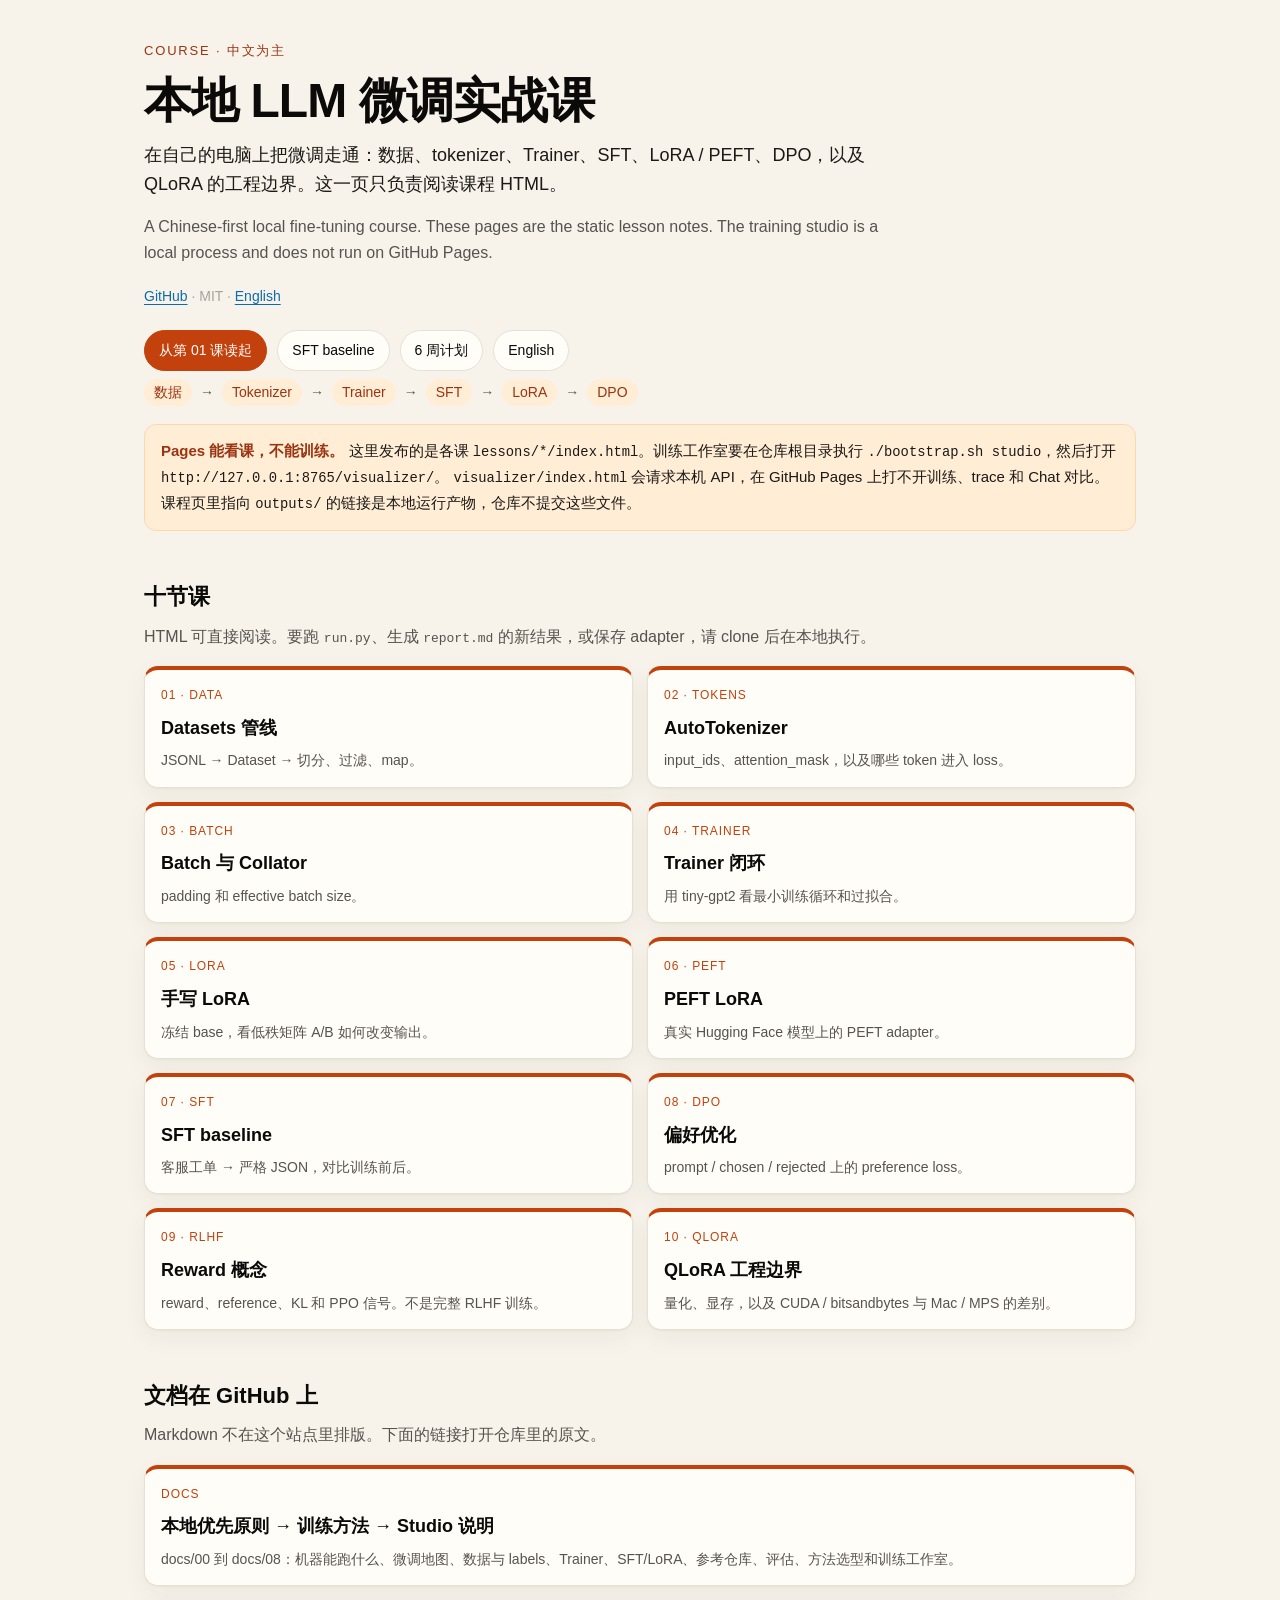
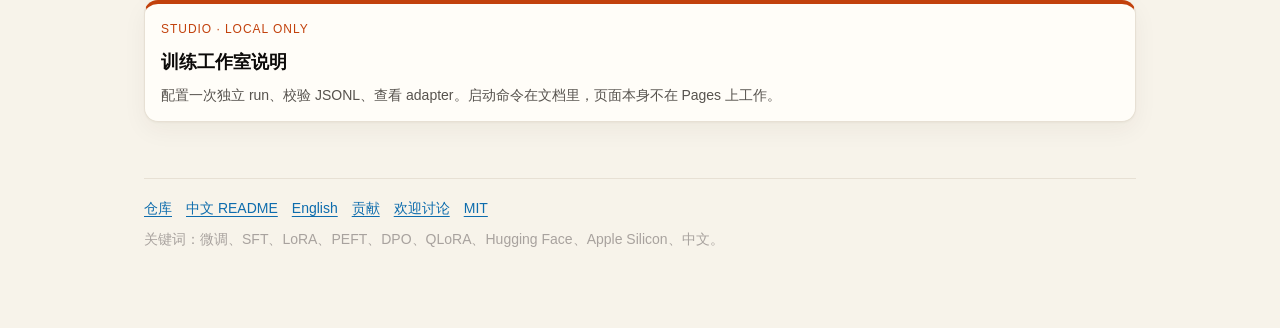
<file: index.html>
<!DOCTYPE html>
<html lang="zh-CN">
<head>
  <meta charset="utf-8" />
  <meta name="viewport" content="width=device-width, initial-scale=1" />
  <title>LLM Finetune Study · 本地 LLM 微调实战课</title>
  <meta name="description" content="面向本地电脑的中文 LLM 微调课：10 节可执行课程（数据、Tokenizer、Trainer、SFT、LoRA、PEFT、DPO、QLoRA）。训练工作室需要在本机启动。" />
  <link rel="canonical" href="https://harrisliangsu.github.io/llm-finetune-study/" />
  <meta property="og:title" content="LLM Finetune Study · 本地 LLM 微调实战课" />
  <meta property="og:description" content="10 节本地微调课的 HTML 阅读入口。训练工作室仍需在本机运行 ./bootstrap.sh studio。" />
  <meta property="og:type" content="website" />
  <meta property="og:url" content="https://harrisliangsu.github.io/llm-finetune-study/" />
  <meta property="og:image" content="https://harrisliangsu.github.io/llm-finetune-study/assets/social-preview.png" />
  <meta property="og:image:width" content="1280" />
  <meta property="og:image:height" content="640" />
  <meta name="twitter:card" content="summary_large_image" />
  <meta name="twitter:title" content="LLM Finetune Study · 本地 LLM 微调实战课" />
  <meta name="twitter:description" content="Read the 10 lesson pages online. The training studio still runs locally." />
  <meta name="twitter:image" content="https://harrisliangsu.github.io/llm-finetune-study/assets/social-preview.png" />
  <link rel="icon" href="assets/favicon.svg" type="image/svg+xml" />
  <style>
    :root {
      --bg: #f7f3ea;
      --elev: #fffdf8;
      --text: #1c1917;
      --strong: #0c0a09;
      --muted: #57534e;
      --subtle: #a8a29e;
      --border: #e7e0d4;
      --accent: #c2410c;
      --accent-deep: #9a3412;
      --accent-soft: #ffedd5;
      --link: #0d6cad;
      --shadow: 0 1px 2px rgba(60, 40, 20, 0.04), 0 8px 24px rgba(60, 40, 20, 0.05);
    }
    * { box-sizing: border-box; }
    html { scroll-behavior: smooth; }
    body {
      margin: 0;
      background: var(--bg);
      color: var(--text);
      font-family: "PingFang SC", "Hiragino Sans GB", "Microsoft YaHei", "Noto Sans CJK SC",
        "Source Han Sans SC", "SF Pro Text", -apple-system, BlinkMacSystemFont, "Segoe UI", sans-serif;
      line-height: 1.65;
    }
    a { color: var(--link); text-decoration-thickness: 1px; text-underline-offset: 3px; }
    a:hover { color: var(--accent-deep); }
    .wrap { max-width: 1040px; margin: 0 auto; padding: 40px 24px 80px; }
    .kicker {
      margin: 0 0 12px;
      color: var(--accent-deep);
      font-size: 13px;
      letter-spacing: 0.14em;
      text-transform: uppercase;
    }
    h1 {
      margin: 0 0 12px;
      font-size: clamp(32px, 5vw, 48px);
      line-height: 1.15;
      letter-spacing: -0.02em;
      color: var(--strong);
      font-weight: 700;
    }
    .lead { margin: 0; font-size: 18px; max-width: 42em; }
    .en { margin: 14px 0 0; color: var(--muted); max-width: 46em; }
    .meta { margin: 18px 0 0; color: var(--subtle); font-size: 14px; }
    .row { display: flex; flex-wrap: wrap; gap: 10px; margin-top: 22px; }
    .btn {
      display: inline-block;
      padding: 8px 14px;
      border-radius: 999px;
      border: 1px solid var(--border);
      background: var(--elev);
      color: var(--strong);
      text-decoration: none;
      font-size: 14px;
    }
    .btn.primary { background: var(--accent); border-color: var(--accent); color: #fff; }
    .btn:hover { border-color: var(--accent); color: var(--accent-deep); }
    .btn.primary:hover { color: #fff; filter: brightness(1.05); }
    h2 { margin: 48px 0 8px; font-size: 22px; color: var(--strong); }
    .section-note { margin: 0 0 16px; color: var(--muted); }
    .callout {
      margin-top: 18px;
      padding: 14px 16px;
      background: var(--accent-soft);
      border: 1px solid #fed7aa;
      border-radius: 12px;
      color: var(--text);
      font-size: 15px;
    }
    .callout strong { color: var(--accent-deep); }
    .callout code {
      font-family: "SF Mono", ui-monospace, Menlo, Consolas, monospace;
      font-size: 0.92em;
    }
    .grid { display: grid; grid-template-columns: repeat(2, 1fr); gap: 14px; }
    .grid.docs { grid-template-columns: 1fr; }
    .card {
      display: block;
      background: var(--elev);
      border: 1px solid var(--border);
      border-radius: 14px;
      padding: 16px 16px 14px;
      text-decoration: none;
      color: inherit;
      box-shadow: var(--shadow);
      border-top: 4px solid var(--accent);
    }
    .card:hover { border-color: #d6cbb8; color: inherit; }
    .card .no { font-size: 12px; letter-spacing: 0.08em; color: var(--accent); }
    .card h3 { margin: 8px 0 6px; font-size: 18px; color: var(--strong); }
    .card p { margin: 0; color: var(--muted); font-size: 14px; }
    .path {
      display: flex; gap: 8px; flex-wrap: wrap; align-items: center;
      margin: 8px 0 0; color: var(--muted); font-size: 14px;
    }
    .path span {
      background: var(--accent-soft); color: var(--accent-deep);
      border-radius: 999px; padding: 2px 10px;
    }
    footer {
      margin-top: 56px; padding-top: 18px; border-top: 1px solid var(--border);
      color: var(--subtle); font-size: 14px;
    }
    footer nav { display: flex; flex-wrap: wrap; gap: 14px; margin-bottom: 8px; }
    @media (max-width: 720px) {
      .grid { grid-template-columns: 1fr; }
    }
  </style>
</head>
<body>
  <div class="wrap">
    <p class="kicker">Course · 中文为主</p>
    <h1>本地 LLM 微调实战课</h1>
    <p class="lead">在自己的电脑上把微调走通：数据、tokenizer、Trainer、SFT、LoRA / PEFT、DPO，以及 QLoRA 的工程边界。这一页只负责阅读课程 HTML。</p>
    <p class="en">A Chinese-first local fine-tuning course. These pages are the static lesson notes. The training studio is a local process and does not run on GitHub Pages.</p>
    <p class="meta"><a href="https://github.com/harrisliangsu/llm-finetune-study">GitHub</a> · MIT · <a href="README.en.md">English</a></p>
    <div class="row">
      <a class="btn primary" href="lessons/01-datasets/index.html">从第 01 课读起</a>
      <a class="btn" href="lessons/07-sft-baseline/index.html">SFT baseline</a>
      <a class="btn" href="https://github.com/harrisliangsu/llm-finetune-study/blob/main/ROADMAP.md">6 周计划</a>
      <a class="btn" href="README.en.md">English</a>
    </div>
    <p class="path" aria-label="课程顺序"><span>数据</span>→<span>Tokenizer</span>→<span>Trainer</span>→<span>SFT</span>→<span>LoRA</span>→<span>DPO</span></p>

    <div class="callout">
      <strong>Pages 能看课，不能训练。</strong>
      这里发布的是各课 <code>lessons/*/index.html</code>。训练工作室要在仓库根目录执行 <code>./bootstrap.sh studio</code>，然后打开 <code>http://127.0.0.1:8765/visualizer/</code>。
      <code>visualizer/index.html</code> 会请求本机 API，在 GitHub Pages 上打不开训练、trace 和 Chat 对比。
      课程页里指向 <code>outputs/</code> 的链接是本地运行产物，仓库不提交这些文件。
    </div>

    <h2>十节课</h2>
    <p class="section-note">HTML 可直接阅读。要跑 <code>run.py</code>、生成 <code>report.md</code> 的新结果，或保存 adapter，请 clone 后在本地执行。</p>
    <div class="grid">
      <a class="card" href="lessons/01-datasets/index.html">
        <div class="no">01 · DATA</div>
        <h3>Datasets 管线</h3>
        <p>JSONL → Dataset → 切分、过滤、map。</p>
      </a>
      <a class="card" href="lessons/02-tokenizer/index.html">
        <div class="no">02 · TOKENS</div>
        <h3>AutoTokenizer</h3>
        <p>input_ids、attention_mask，以及哪些 token 进入 loss。</p>
      </a>
      <a class="card" href="lessons/03-batching/index.html">
        <div class="no">03 · BATCH</div>
        <h3>Batch 与 Collator</h3>
        <p>padding 和 effective batch size。</p>
      </a>
      <a class="card" href="lessons/04-trainer/index.html">
        <div class="no">04 · TRAINER</div>
        <h3>Trainer 闭环</h3>
        <p>用 tiny-gpt2 看最小训练循环和过拟合。</p>
      </a>
      <a class="card" href="lessons/05-lora/index.html">
        <div class="no">05 · LORA</div>
        <h3>手写 LoRA</h3>
        <p>冻结 base，看低秩矩阵 A/B 如何改变输出。</p>
      </a>
      <a class="card" href="lessons/06-peft-lora/index.html">
        <div class="no">06 · PEFT</div>
        <h3>PEFT LoRA</h3>
        <p>真实 Hugging Face 模型上的 PEFT adapter。</p>
      </a>
      <a class="card" href="lessons/07-sft-baseline/index.html">
        <div class="no">07 · SFT</div>
        <h3>SFT baseline</h3>
        <p>客服工单 → 严格 JSON，对比训练前后。</p>
      </a>
      <a class="card" href="lessons/08-dpo-preference/index.html">
        <div class="no">08 · DPO</div>
        <h3>偏好优化</h3>
        <p>prompt / chosen / rejected 上的 preference loss。</p>
      </a>
      <a class="card" href="lessons/09-rlhf-reward/index.html">
        <div class="no">09 · RLHF</div>
        <h3>Reward 概念</h3>
        <p>reward、reference、KL 和 PPO 信号。不是完整 RLHF 训练。</p>
      </a>
      <a class="card" href="lessons/10-qlora-engineering/index.html">
        <div class="no">10 · QLORA</div>
        <h3>QLoRA 工程边界</h3>
        <p>量化、显存，以及 CUDA / bitsandbytes 与 Mac / MPS 的差别。</p>
      </a>
    </div>

    <h2>文档在 GitHub 上</h2>
    <p class="section-note">Markdown 不在这个站点里排版。下面的链接打开仓库里的原文。</p>
    <div class="grid docs">
      <a class="card" href="https://github.com/harrisliangsu/llm-finetune-study/blob/main/docs/00-local-first-principles.md">
        <div class="no">DOCS</div>
        <h3>本地优先原则 → 训练方法 → Studio 说明</h3>
        <p>docs/00 到 docs/08：机器能跑什么、微调地图、数据与 labels、Trainer、SFT/LoRA、参考仓库、评估、方法选型和训练工作室。</p>
      </a>
      <a class="card" href="https://github.com/harrisliangsu/llm-finetune-study/blob/main/docs/08-training-studio.md">
        <div class="no">STUDIO · LOCAL ONLY</div>
        <h3>训练工作室说明</h3>
        <p>配置一次独立 run、校验 JSONL、查看 adapter。启动命令在文档里，页面本身不在 Pages 上工作。</p>
      </a>
    </div>

    <footer>
      <nav>
        <a href="https://github.com/harrisliangsu/llm-finetune-study">仓库</a>
        <a href="README.md">中文 README</a>
        <a href="README.en.md">English</a>
        <a href="CONTRIBUTING.md">贡献</a>
        <a href="https://github.com/harrisliangsu/llm-finetune-study/discussions/1">欢迎讨论</a>
        <a href="LICENSE">MIT</a>
      </nav>
      <div>关键词：微调、SFT、LoRA、PEFT、DPO、QLoRA、Hugging Face、Apple Silicon、中文。</div>
    </footer>
  </div>
</body>
</html>
</file>
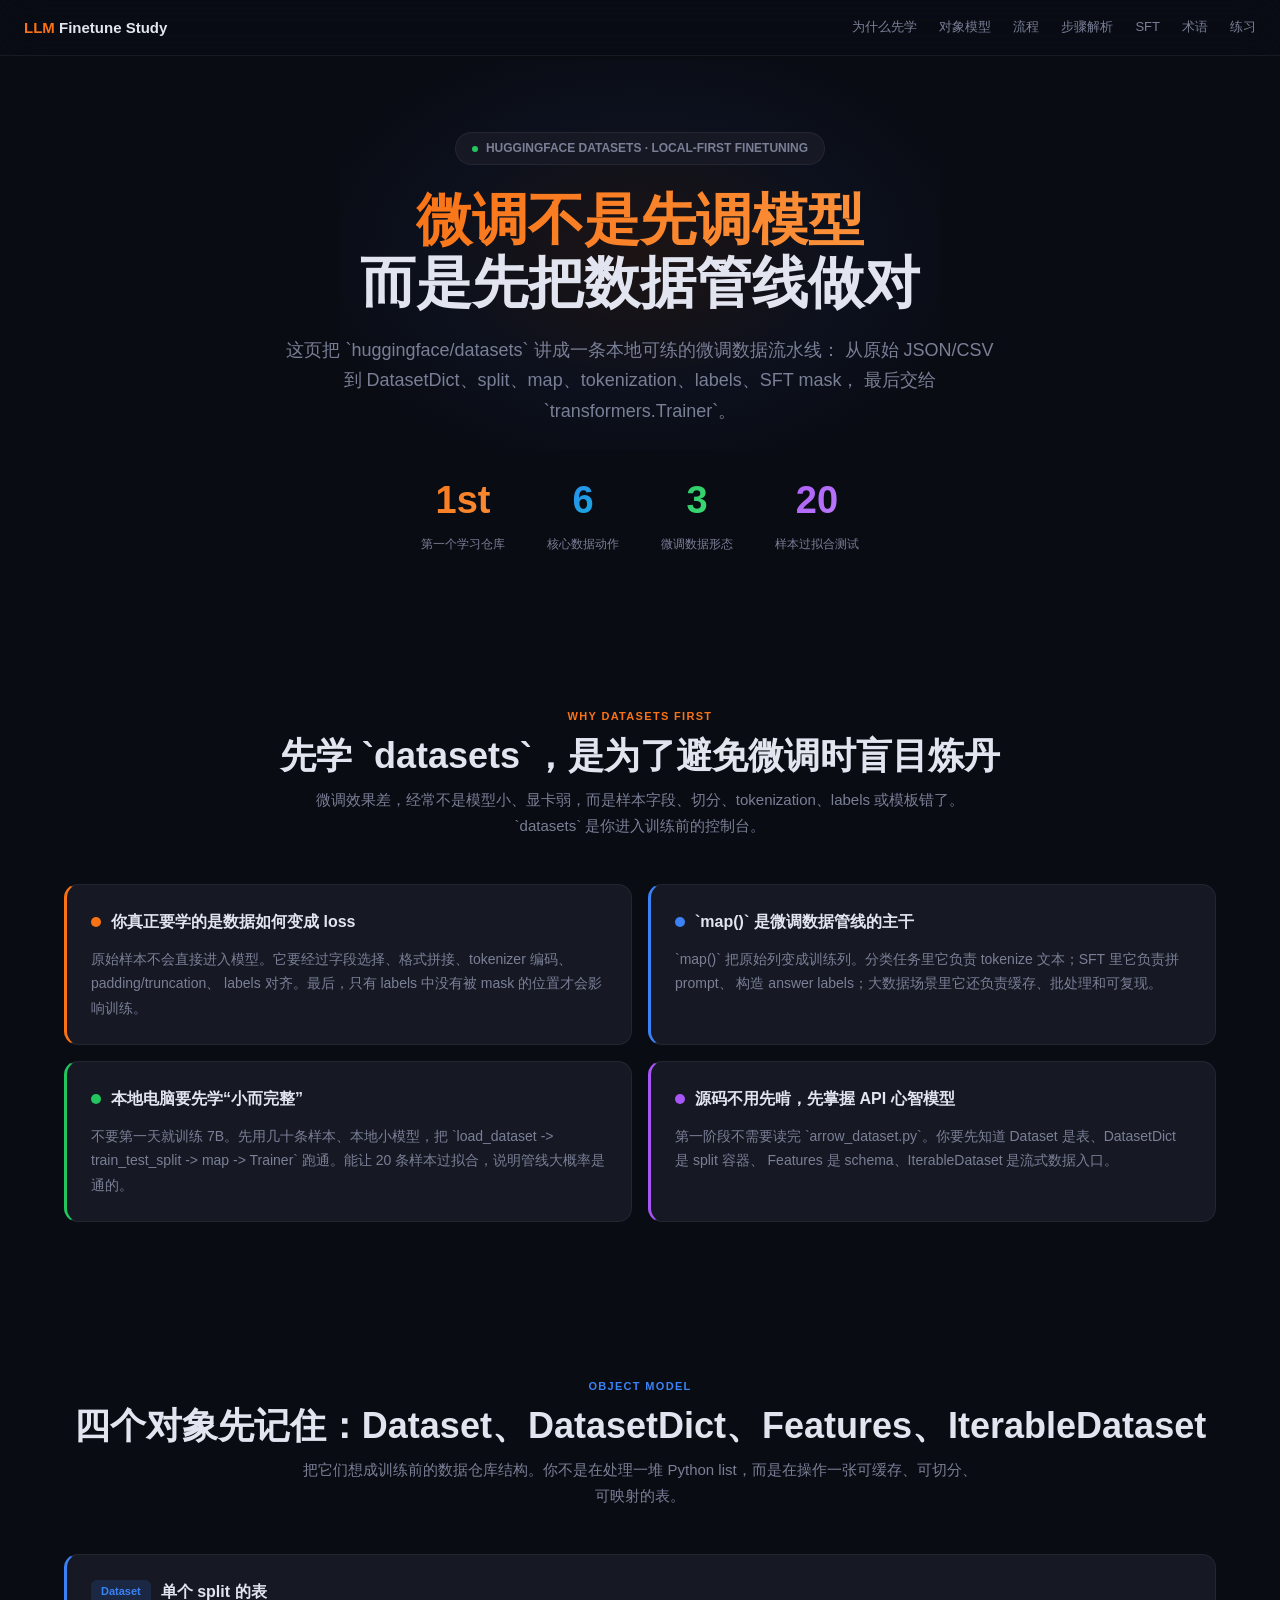
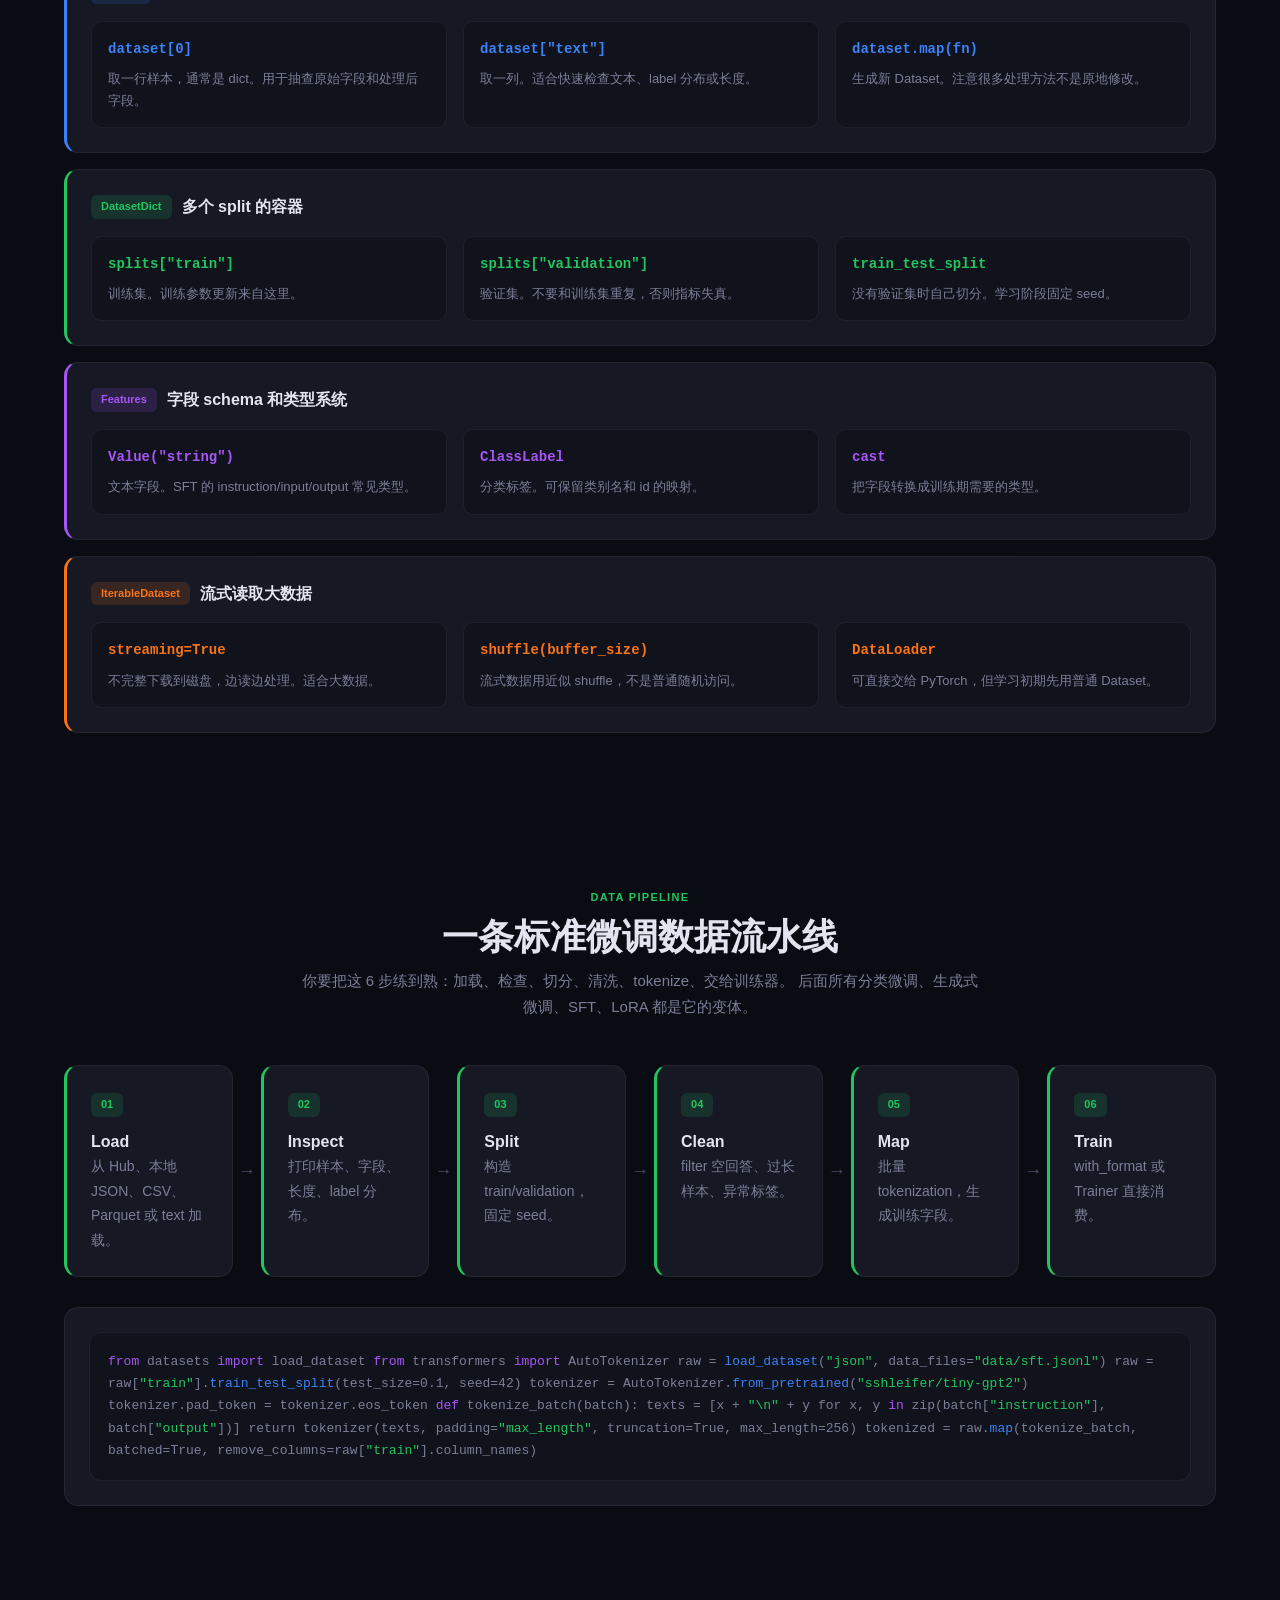
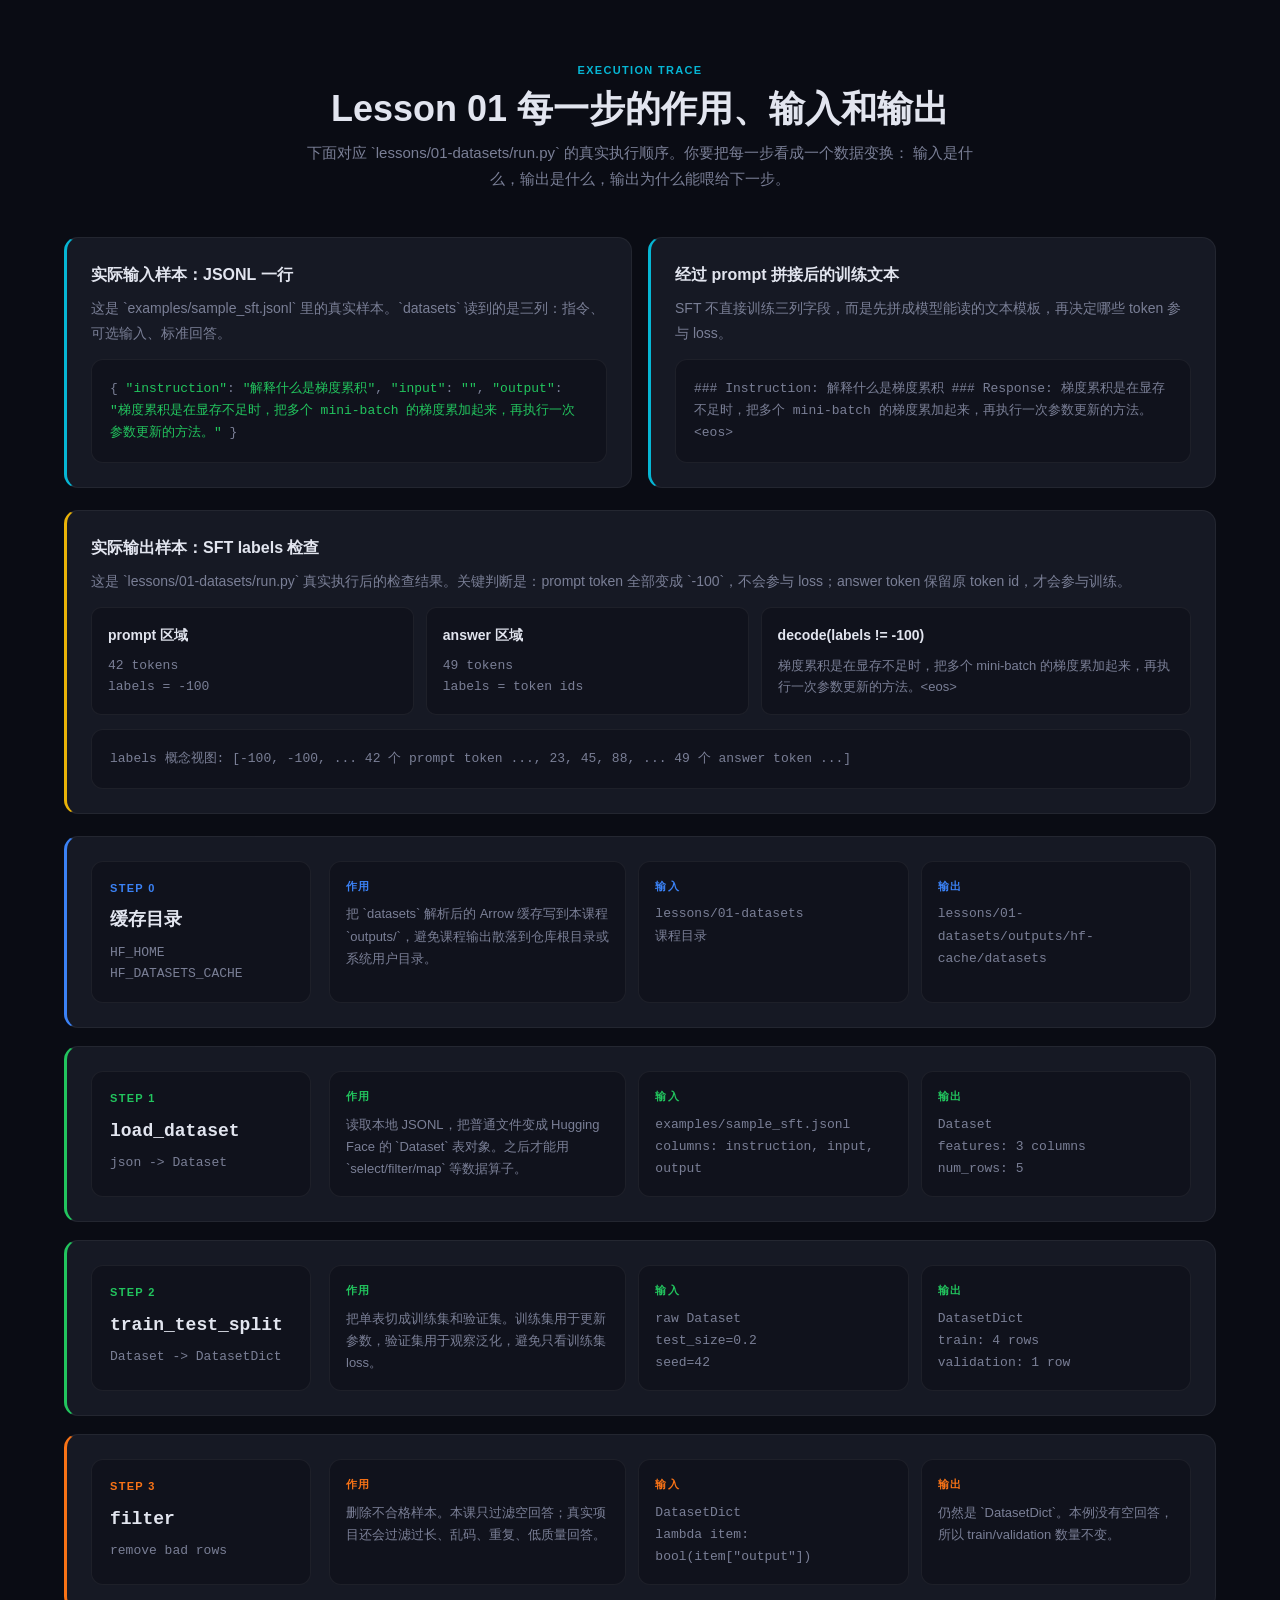
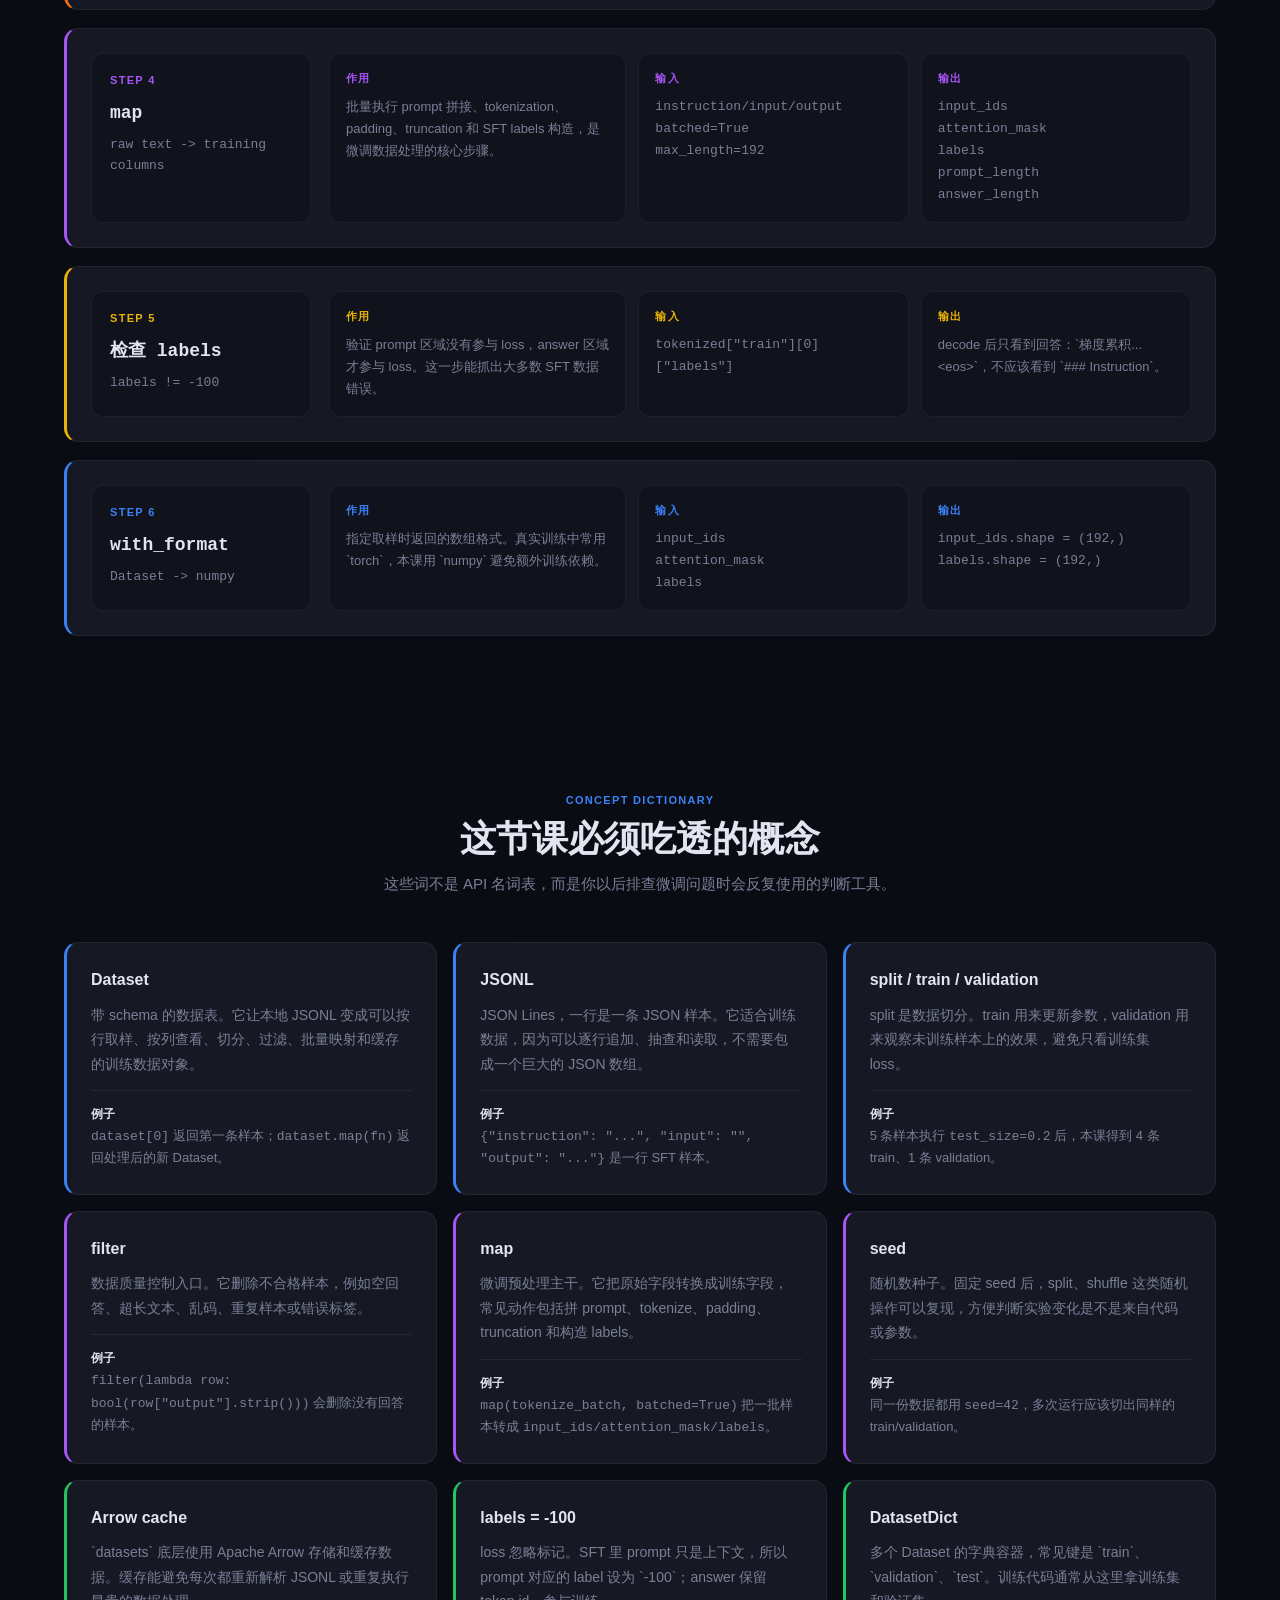
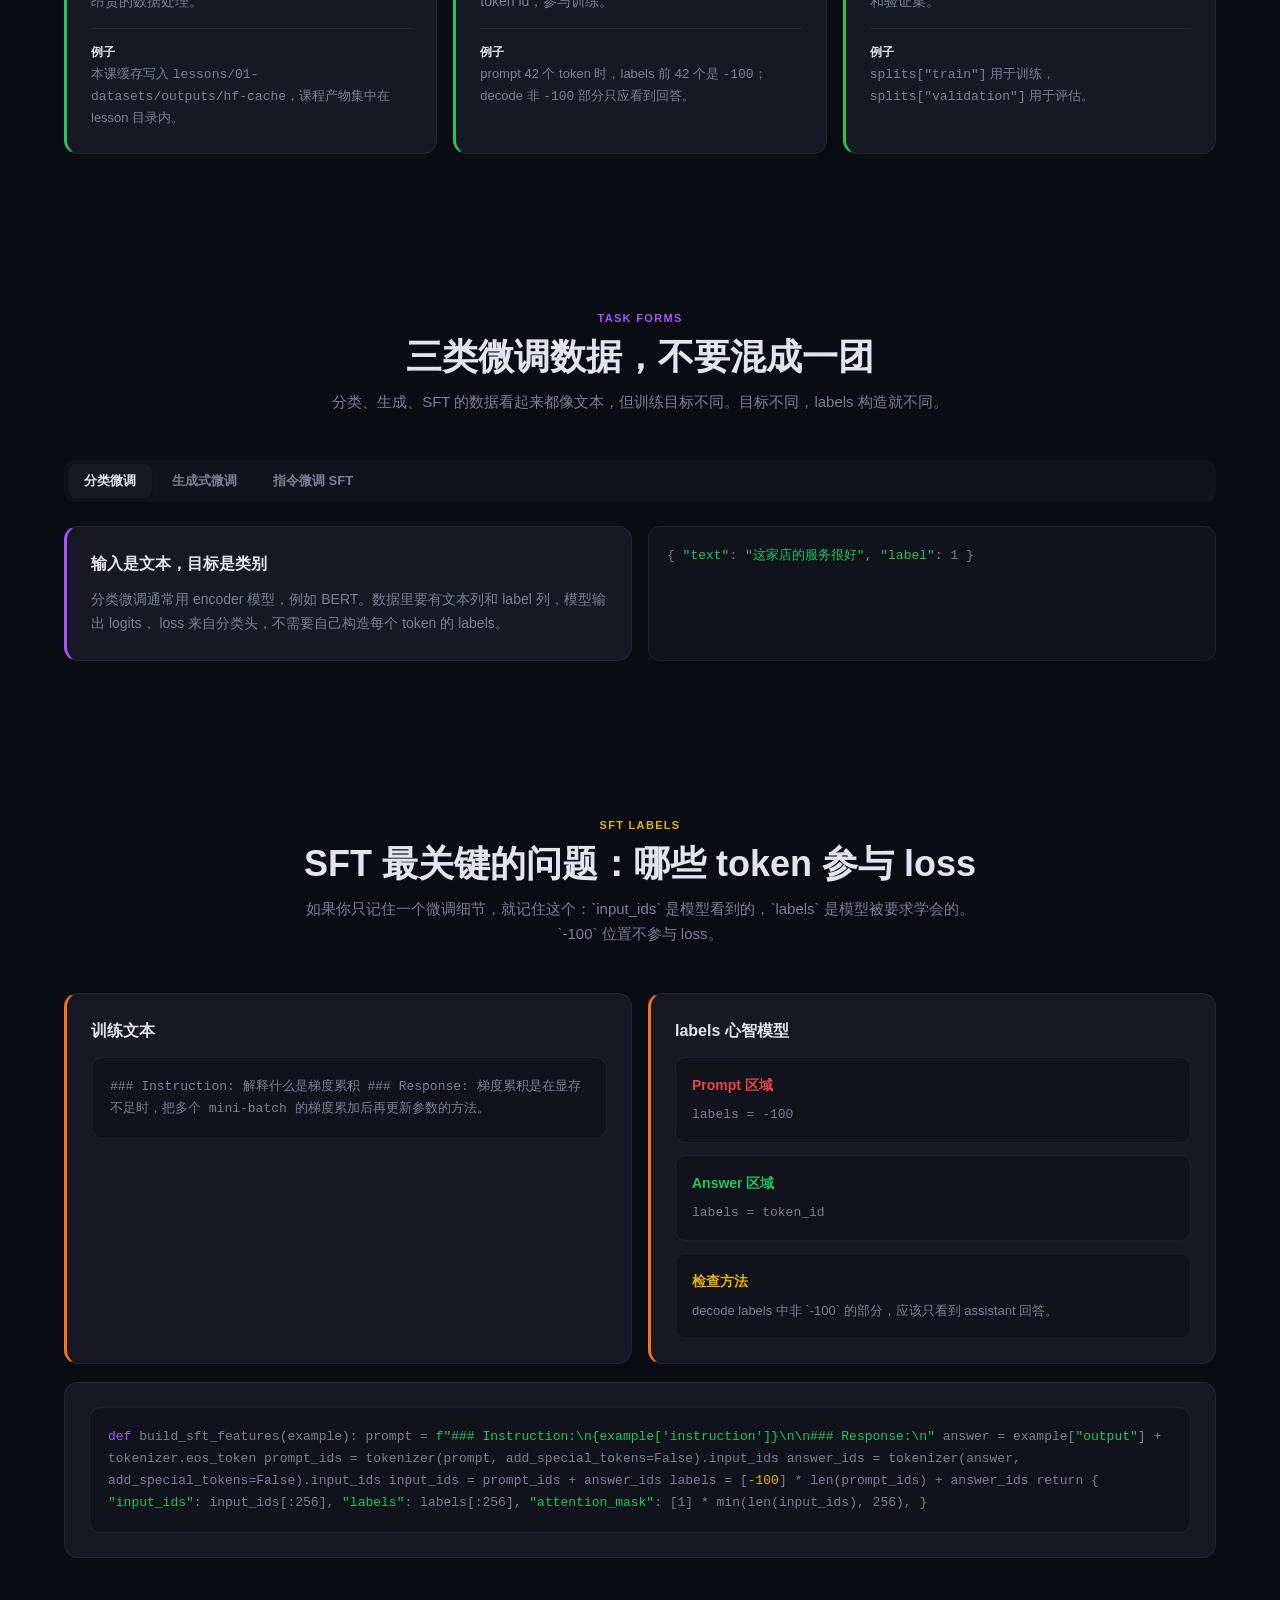
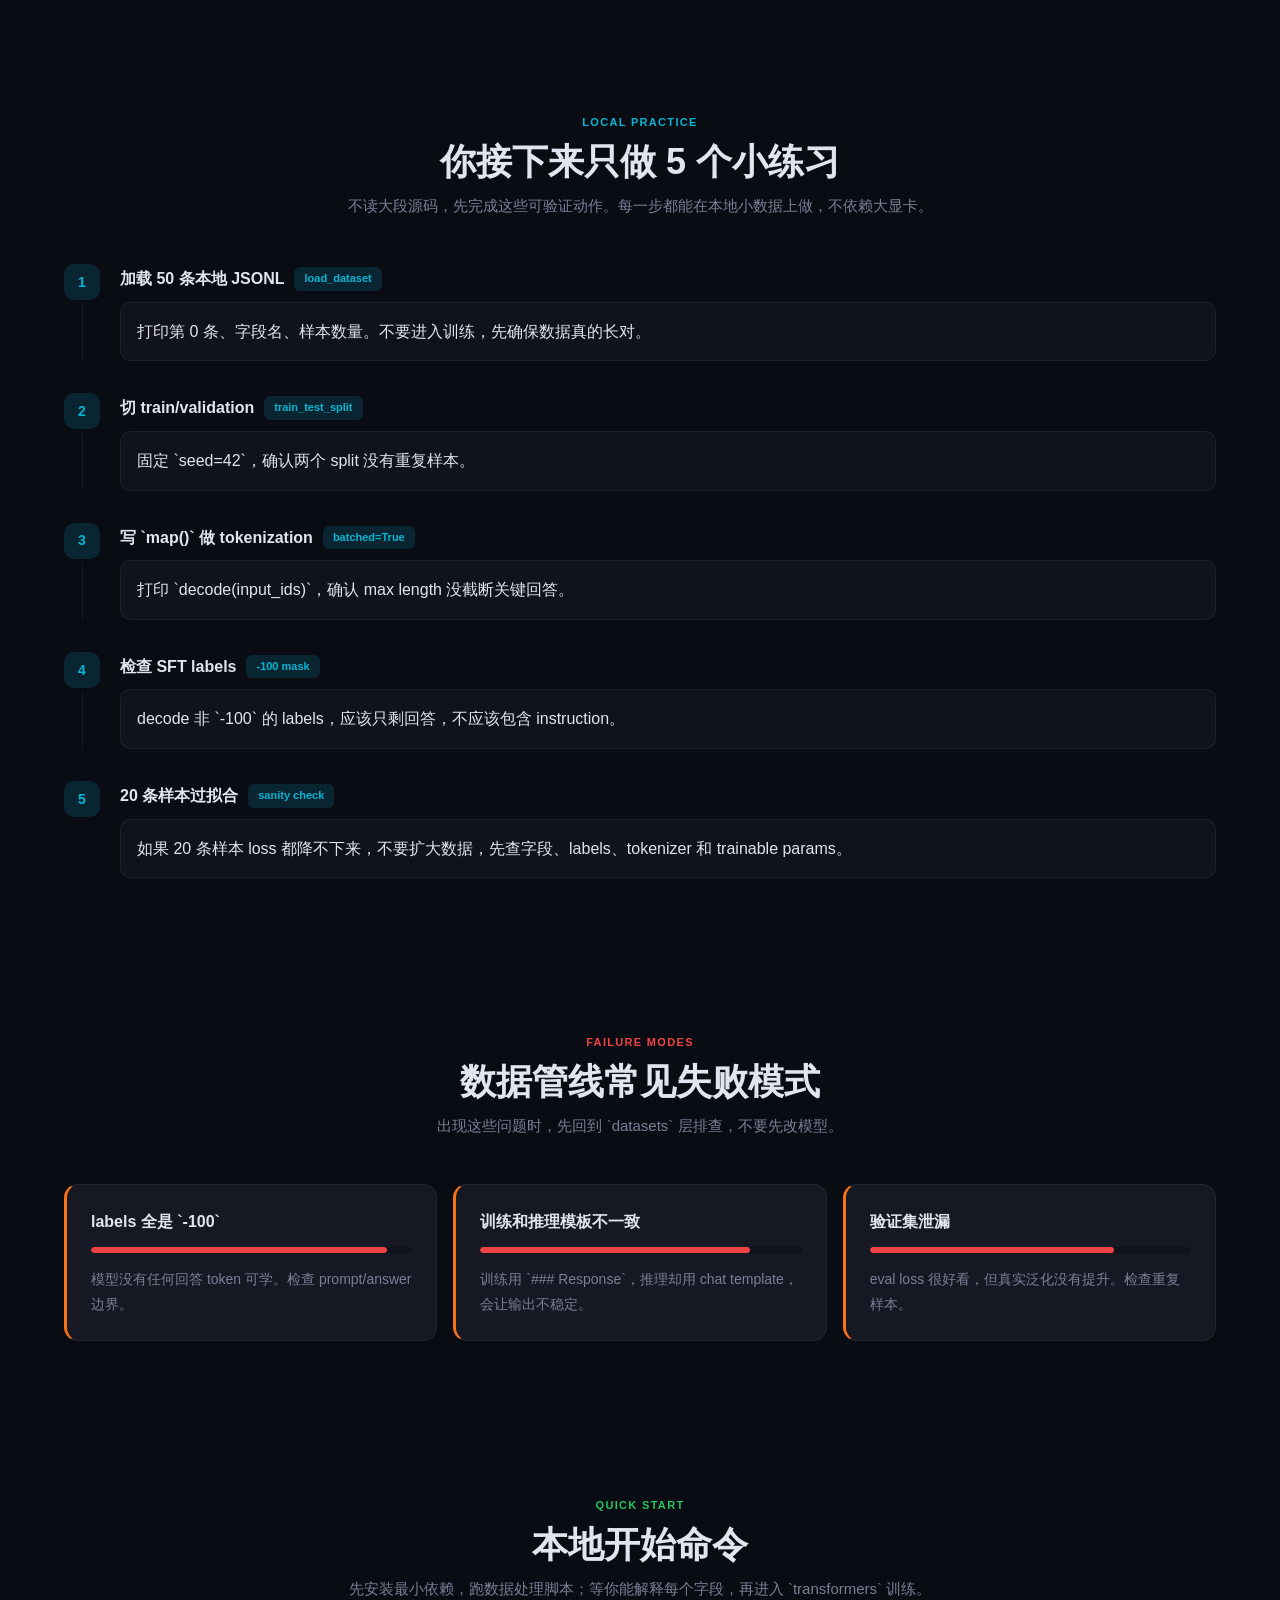
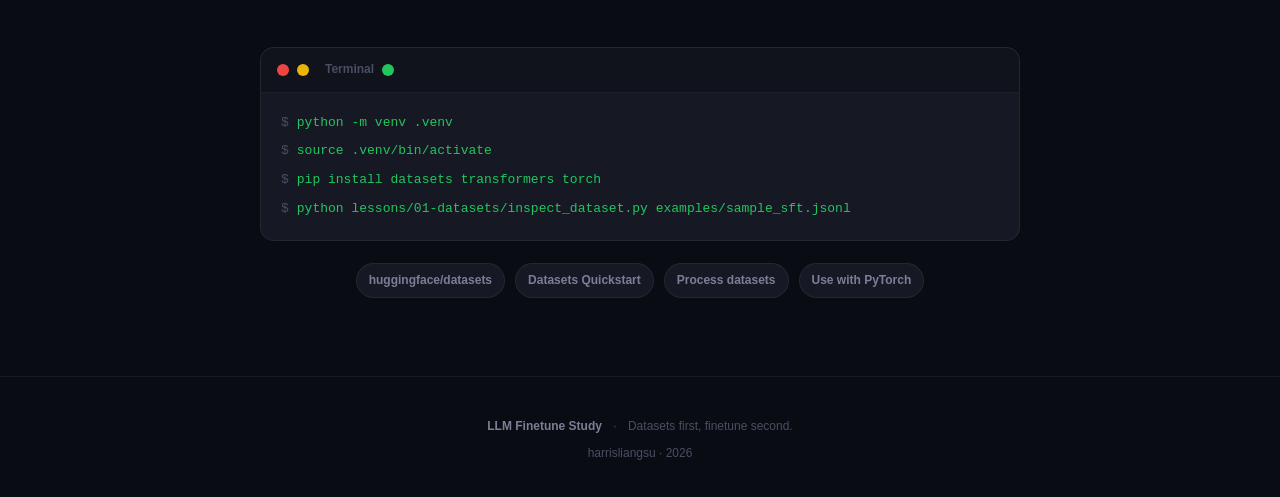
<file: lessons/01-datasets/index.html>
<!DOCTYPE html>
<html lang="zh-CN">
<head>
  <meta charset="UTF-8" />
  <meta name="viewport" content="width=device-width, initial-scale=1.0" />
  <title>Datasets 微调数据管线 | LLM Finetune Study</title>
  <style>
    :root {
      --bg-deepest: #0a0c14;
      --bg-surface: #10121c;
      --bg-card: #161924;
      --bg-card-hover: #1c1f2e;
      --border: rgba(255, 255, 255, 0.06);
      --border-hover: rgba(255, 255, 255, 0.12);
      --text-primary: #e2e5ef;
      --text-secondary: #7a7f96;
      --text-tertiary: #4a4e63;
      --accent-orange: #f97316; --accent-orange-dim: rgba(249,115,22,0.15);
      --accent-blue: #3b82f6; --accent-blue-dim: rgba(59,130,246,0.15);
      --accent-green: #22c55e; --accent-green-dim: rgba(34,197,94,0.15);
      --accent-gold: #eab308; --accent-gold-dim: rgba(234,179,8,0.15);
      --accent-purple: #a855f7; --accent-purple-dim: rgba(168,85,247,0.15);
      --accent-red: #ef4444; --accent-red-dim: rgba(239,68,68,0.15);
      --accent-cyan: #06b6d4; --accent-cyan-dim: rgba(6,182,212,0.15);
      --radius: 14px;
      --radius-sm: 8px;
    }

    * { margin: 0; padding: 0; box-sizing: border-box; }

    html {
      scroll-behavior: smooth;
      scrollbar-width: thin;
      scrollbar-color: var(--text-tertiary) transparent;
    }
    html::-webkit-scrollbar { width: 4px; }
    html::-webkit-scrollbar-track { background: transparent; }
    html::-webkit-scrollbar-thumb { background: var(--text-tertiary); border-radius: 2px; }

    body {
      font-family: -apple-system, 'SF Pro Display', 'Helvetica Neue', 'PingFang SC',
                   'Microsoft YaHei', sans-serif;
      background: var(--bg-deepest);
      color: var(--text-primary);
      line-height: 1.6;
      -webkit-font-smoothing: antialiased;
    }

    code, pre, .mono {
      font-family: 'SF Mono', 'Fira Code', 'Cascadia Code', Menlo, monospace;
    }

    a { color: inherit; }

    .nav {
      position: fixed;
      top: 0;
      left: 0;
      right: 0;
      z-index: 100;
      background: rgba(10, 12, 20, 0.75);
      backdrop-filter: blur(20px);
      -webkit-backdrop-filter: blur(20px);
      border-bottom: 1px solid var(--border);
      padding: 0 24px;
      height: 56px;
      display: flex;
      align-items: center;
      justify-content: space-between;
    }

    .nav-logo {
      font-size: 15px;
      font-weight: 700;
      letter-spacing: 0;
      color: var(--text-primary);
      white-space: nowrap;
    }

    .nav-logo span { color: var(--accent-orange); }

    .nav-links {
      display: flex;
      gap: 22px;
      align-items: center;
    }

    .nav-links a {
      color: var(--text-secondary);
      text-decoration: none;
      font-size: 13px;
      font-weight: 500;
      transition: color 0.2s;
      white-space: nowrap;
    }

    .nav-links a:hover { color: var(--text-primary); }

    .hero {
      padding: 132px 24px 76px;
      max-width: 1200px;
      margin: 0 auto;
      text-align: center;
      position: relative;
    }

    .hero::before {
      content: '';
      position: absolute;
      top: 60px;
      left: 50%;
      transform: translateX(-50%);
      width: 600px;
      height: 390px;
      background: radial-gradient(ellipse,
        rgba(249,115,22,0.08) 0%,
        rgba(59,130,246,0.04) 50%,
        transparent 80%);
      pointer-events: none;
    }

    .hero > * { position: relative; }

    .hero-badge {
      display: inline-flex;
      align-items: center;
      gap: 8px;
      padding: 6px 16px;
      border-radius: 999px;
      background: var(--bg-card);
      border: 1px solid var(--border);
      font-size: 12px;
      font-weight: 600;
      color: var(--text-secondary);
      margin-bottom: 24px;
    }

    .hero-badge .dot {
      width: 6px;
      height: 6px;
      border-radius: 50%;
      background: var(--accent-green);
      animation: pulse 2s ease-in-out infinite;
    }

    .hero h1 {
      font-size: 56px;
      font-weight: 800;
      letter-spacing: 0;
      line-height: 1.12;
      margin-bottom: 20px;
    }

    .hero-desc {
      font-size: 18px;
      color: var(--text-secondary);
      max-width: 720px;
      margin: 0 auto 44px;
      line-height: 1.7;
    }

    .hero-stats {
      display: flex;
      justify-content: center;
      gap: 42px;
      flex-wrap: wrap;
    }

    .hero-stat-val {
      font-size: 38px;
      font-weight: 800;
      letter-spacing: 0;
    }

    .hero-stat-label {
      font-size: 12px;
      color: var(--text-secondary);
      font-weight: 500;
      margin-top: 4px;
    }

    .grad-orange {
      background: linear-gradient(135deg, var(--accent-orange), #fb923c);
      -webkit-background-clip: text;
      -webkit-text-fill-color: transparent;
      background-clip: text;
    }

    .grad-blue {
      background: linear-gradient(135deg, var(--accent-blue), var(--accent-cyan));
      -webkit-background-clip: text;
      -webkit-text-fill-color: transparent;
      background-clip: text;
    }

    .grad-green {
      background: linear-gradient(135deg, var(--accent-green), #4ade80);
      -webkit-background-clip: text;
      -webkit-text-fill-color: transparent;
      background-clip: text;
    }

    .grad-purple {
      background: linear-gradient(135deg, var(--accent-purple), #c084fc);
      -webkit-background-clip: text;
      -webkit-text-fill-color: transparent;
      background-clip: text;
    }

    .section {
      padding: 78px 24px;
      max-width: 1200px;
      margin: 0 auto;
    }

    .section-header-center {
      text-align: center;
      margin-bottom: 46px;
    }

    .section-label {
      font-size: 11px;
      font-weight: 600;
      letter-spacing: 0.12em;
      text-transform: uppercase;
      color: var(--accent-blue);
      margin-bottom: 8px;
    }

    .section-title {
      font-size: 36px;
      font-weight: 800;
      letter-spacing: 0;
      line-height: 1.2;
      margin-bottom: 10px;
    }

    .section-subtitle {
      color: var(--text-secondary);
      font-size: 15px;
      max-width: 680px;
      line-height: 1.7;
    }

    .section-subtitle.center {
      margin: 0 auto;
      text-align: center;
    }

    .grid-2 { display: grid; grid-template-columns: repeat(2, 1fr); gap: 16px; }
    .grid-3 { display: grid; grid-template-columns: repeat(3, 1fr); gap: 16px; }
    .grid-4 { display: grid; grid-template-columns: repeat(4, 1fr); gap: 16px; }

    .card {
      background: var(--bg-card);
      border: 1px solid var(--border);
      border-radius: var(--radius);
      padding: 24px;
      transition: border-color 0.3s, background 0.3s;
    }

    .card:hover {
      border-color: var(--border-hover);
      background: var(--bg-card-hover);
    }

    .card-rail-orange { border-left: 3px solid var(--accent-orange); }
    .card-rail-blue { border-left: 3px solid var(--accent-blue); }
    .card-rail-green { border-left: 3px solid var(--accent-green); }
    .card-rail-purple { border-left: 3px solid var(--accent-purple); }

    .pillar-dot {
      width: 10px;
      height: 10px;
      border-radius: 50%;
      flex-shrink: 0;
    }

    .badge {
      display: inline-flex;
      align-items: center;
      gap: 4px;
      padding: 3px 10px;
      border-radius: 6px;
      font-size: 11px;
      font-weight: 600;
      white-space: nowrap;
    }

    .surface {
      background: var(--bg-surface);
      border: 1px solid var(--border);
      border-radius: 10px;
      padding: 16px;
    }

    .surface-title {
      font-weight: 700;
      font-size: 14px;
      margin-bottom: 8px;
    }

    .surface-body {
      color: var(--text-secondary);
      font-size: 13px;
      line-height: 1.65;
    }

    .trace-list {
      display: flex;
      flex-direction: column;
      gap: 18px;
    }

    .trace-card {
      display: grid;
      grid-template-columns: 220px 1fr;
      gap: 18px;
      align-items: stretch;
    }

    .trace-sidebar {
      background: var(--bg-surface);
      border: 1px solid var(--border);
      border-radius: 12px;
      padding: 18px;
      min-width: 0;
    }

    .trace-step {
      font-size: 11px;
      font-weight: 800;
      letter-spacing: 0.12em;
      text-transform: uppercase;
      margin-bottom: 12px;
    }

    .trace-api {
      font-size: 18px;
      font-weight: 800;
      line-height: 1.3;
      margin-bottom: 10px;
      word-break: normal;
      overflow-wrap: anywhere;
    }

    .trace-type {
      color: var(--text-secondary);
      font-size: 13px;
      line-height: 1.6;
    }

    .trace-content {
      display: grid;
      grid-template-columns: 1.1fr 1fr 1fr;
      gap: 12px;
    }

    .trace-block {
      background: var(--bg-surface);
      border: 1px solid var(--border);
      border-radius: 12px;
      padding: 16px;
      min-width: 0;
    }

    .trace-block-label {
      font-size: 11px;
      font-weight: 800;
      letter-spacing: 0.12em;
      text-transform: uppercase;
      margin-bottom: 8px;
    }

    .trace-block-text {
      color: var(--text-secondary);
      font-size: 13px;
      line-height: 1.7;
    }

    .sample-grid {
      display: grid;
      grid-template-columns: 1fr 1fr;
      gap: 16px;
      align-items: stretch;
    }

    .sample-wide {
      margin-bottom: 22px;
      border-left: 3px solid var(--accent-gold);
    }

    .label-example {
      display: grid;
      grid-template-columns: 0.9fr 0.9fr 1.2fr;
      gap: 12px;
      margin-top: 14px;
    }

    .kicker-row {
      display: flex;
      align-items: center;
      gap: 10px;
      margin-bottom: 12px;
    }

    .card-title {
      font-weight: 800;
      font-size: 16px;
      letter-spacing: 0;
    }

    .card-body {
      color: var(--text-secondary);
      font-size: 14px;
      line-height: 1.75;
    }

    .term-example {
      margin-top: 14px;
      padding-top: 12px;
      border-top: 1px solid var(--border);
      color: var(--text-secondary);
      font-size: 13px;
      line-height: 1.65;
    }

    .term-example strong {
      color: var(--text-primary);
      font-size: 12px;
    }

    .flow-container {
      display: flex;
      align-items: stretch;
      gap: 0;
      overflow-x: auto;
      padding-bottom: 8px;
    }

    .flow-phase { flex: 1; min-width: 168px; }

    .flow-arrow {
      display: flex;
      align-items: center;
      justify-content: center;
      color: var(--text-tertiary);
      font-size: 18px;
      padding: 0 5px;
    }

    .tab-bar {
      display: flex;
      gap: 4px;
      margin-bottom: 24px;
      background: var(--bg-surface);
      border-radius: 10px;
      padding: 4px;
      overflow-x: auto;
    }

    .tab-btn {
      padding: 8px 16px;
      border-radius: 8px;
      border: none;
      background: transparent;
      color: var(--text-secondary);
      font-size: 13px;
      font-weight: 600;
      cursor: pointer;
      white-space: nowrap;
      transition: all 0.2s;
      font-family: inherit;
    }

    .tab-btn.active {
      background: var(--bg-card);
      color: var(--text-primary);
      box-shadow: 0 1px 3px rgba(0, 0, 0, 0.3);
    }

    .tab-panel { display: none; }
    .tab-panel.active { display: block; }

    .code-block {
      background: var(--bg-surface);
      border: 1px solid var(--border);
      border-radius: 12px;
      padding: 18px;
      color: var(--text-secondary);
      font-size: 13px;
      line-height: 1.7;
      overflow-x: auto;
    }

    .code-block .comment { color: var(--text-tertiary); }
    .code-block .keyword { color: var(--accent-purple); }
    .code-block .string { color: var(--accent-green); }
    .code-block .call { color: var(--accent-blue); }
    .code-block .warn { color: var(--accent-gold); }

    .timeline-item {
      display: flex;
      gap: 20px;
      position: relative;
      padding-bottom: 32px;
    }

    .timeline-item:last-child { padding-bottom: 0; }

    .timeline-num {
      width: 36px;
      height: 36px;
      border-radius: 10px;
      display: flex;
      align-items: center;
      justify-content: center;
      font-size: 14px;
      font-weight: 700;
      flex-shrink: 0;
    }

    .timeline-line {
      position: absolute;
      left: 18px;
      top: 40px;
      bottom: 0;
      width: 1px;
      background: var(--border);
    }

    .timeline-item:last-child .timeline-line { display: none; }

    .progress-bar {
      height: 6px;
      border-radius: 3px;
      background: var(--bg-surface);
      overflow: hidden;
      margin-top: 12px;
    }

    .progress-fill {
      height: 100%;
      border-radius: 3px;
      transition: width 1s ease-out;
    }

    .terminal {
      background: var(--bg-card);
      border: 1px solid var(--border);
      border-radius: var(--radius);
      overflow: hidden;
    }

    .terminal-header {
      display: flex;
      align-items: center;
      gap: 8px;
      padding: 12px 16px;
      background: var(--bg-surface);
      border-bottom: 1px solid var(--border);
    }

    .terminal-header::before,
    .terminal-header::after,
    .terminal-header > .dot-yellow {
      content: '';
      width: 12px;
      height: 12px;
      border-radius: 50%;
    }

    .terminal-header::before { background: var(--accent-red); }
    .terminal-header > .dot-yellow { background: var(--accent-gold); }
    .terminal-header::after { background: var(--accent-green); }

    .terminal-body {
      padding: 20px;
      font-family: 'SF Mono', 'Fira Code', 'Cascadia Code', Menlo, monospace;
      font-size: 13px;
      color: var(--accent-green);
      overflow-x: auto;
    }

    .terminal-prompt::before {
      content: '$';
      color: var(--text-tertiary);
      margin-right: 8px;
    }

    .footer {
      text-align: center;
      padding: 40px 24px;
      border-top: 1px solid var(--border);
      color: var(--text-tertiary);
      font-size: 12px;
    }

    .source-list {
      display: flex;
      flex-wrap: wrap;
      gap: 10px;
      justify-content: center;
      margin-top: 22px;
    }

    .source-list a {
      text-decoration: none;
      color: var(--text-secondary);
      border: 1px solid var(--border);
      background: var(--bg-card);
      border-radius: 999px;
      padding: 7px 12px;
      font-size: 12px;
      font-weight: 600;
    }

    .source-list a:hover {
      color: var(--text-primary);
      border-color: var(--border-hover);
    }

    @keyframes pulse {
      0%, 100% { opacity: 1; transform: scale(1); }
      50% { opacity: 0.5; transform: scale(0.8); }
    }

    @keyframes fadeUp {
      from { opacity: 0; transform: translateY(20px); }
      to { opacity: 1; transform: translateY(0); }
    }

    .fade-up { animation: fadeUp 0.6s ease-out both; }

    @media (max-width: 900px) {
      .grid-2, .grid-3, .grid-4 { grid-template-columns: 1fr; }
      .trace-card { grid-template-columns: 1fr; }
      .trace-content { grid-template-columns: 1fr; }
      .sample-grid { grid-template-columns: 1fr; }
      .label-example { grid-template-columns: 1fr; }
      .nav-links { display: none; }
      .hero { padding-top: 112px; }
      .hero h1 { font-size: 38px; }
      .hero-desc { font-size: 16px; }
      .section-title { font-size: 28px; }
      .hero-stats { gap: 24px; }
    }
  </style>
</head>
<body>
  <nav class="nav">
    <div class="nav-logo"><span>LLM</span> Finetune Study</div>
    <div class="nav-links">
      <a href="#why">为什么先学</a>
      <a href="#object">对象模型</a>
      <a href="#pipeline">流程</a>
      <a href="#execution">步骤解析</a>
      <a href="#sft">SFT</a>
      <a href="#terms">术语</a>
      <a href="#practice">练习</a>
    </div>
  </nav>

  <main>
    <section class="hero">
      <div class="hero-badge">
        <span class="dot"></span>
        HUGGINGFACE DATASETS · LOCAL-FIRST FINETUNING
      </div>
      <h1>
        <span class="grad-orange">微调不是先调模型</span><br />
        而是先把数据管线做对
      </h1>
      <p class="hero-desc">
        这页把 `huggingface/datasets` 讲成一条本地可练的微调数据流水线：
        从原始 JSON/CSV 到 DatasetDict、split、map、tokenization、labels、SFT mask，
        最后交给 `transformers.Trainer`。
      </p>
      <div class="hero-stats">
        <div>
          <div class="hero-stat-val grad-orange">1st</div>
          <div class="hero-stat-label">第一个学习仓库</div>
        </div>
        <div>
          <div class="hero-stat-val grad-blue">6</div>
          <div class="hero-stat-label">核心数据动作</div>
        </div>
        <div>
          <div class="hero-stat-val grad-green">3</div>
          <div class="hero-stat-label">微调数据形态</div>
        </div>
        <div>
          <div class="hero-stat-val grad-purple">20</div>
          <div class="hero-stat-label">样本过拟合测试</div>
        </div>
      </div>
    </section>

    <section class="section" id="why">
      <div class="section-header-center">
        <div class="section-label" style="color: var(--accent-orange);">WHY DATASETS FIRST</div>
        <h2 class="section-title">先学 `datasets`，是为了避免微调时盲目炼丹</h2>
        <p class="section-subtitle center">
          微调效果差，经常不是模型小、显卡弱，而是样本字段、切分、tokenization、labels 或模板错了。
          `datasets` 是你进入训练前的控制台。
        </p>
      </div>

      <div class="grid-2">
        <div class="card card-rail-orange fade-up">
          <div class="kicker-row">
            <div class="pillar-dot" style="background: var(--accent-orange);"></div>
            <div class="card-title">你真正要学的是数据如何变成 loss</div>
          </div>
          <p class="card-body">
            原始样本不会直接进入模型。它要经过字段选择、格式拼接、tokenizer 编码、padding/truncation、
            labels 对齐。最后，只有 labels 中没有被 mask 的位置才会影响训练。
          </p>
        </div>

        <div class="card card-rail-blue fade-up">
          <div class="kicker-row">
            <div class="pillar-dot" style="background: var(--accent-blue);"></div>
            <div class="card-title">`map()` 是微调数据管线的主干</div>
          </div>
          <p class="card-body">
            `map()` 把原始列变成训练列。分类任务里它负责 tokenize 文本；SFT 里它负责拼 prompt、
            构造 answer labels；大数据场景里它还负责缓存、批处理和可复现。
          </p>
        </div>

        <div class="card card-rail-green fade-up">
          <div class="kicker-row">
            <div class="pillar-dot" style="background: var(--accent-green);"></div>
            <div class="card-title">本地电脑要先学“小而完整”</div>
          </div>
          <p class="card-body">
            不要第一天就训练 7B。先用几十条样本、本地小模型，把 `load_dataset -> train_test_split -> map -> Trainer`
            跑通。能让 20 条样本过拟合，说明管线大概率是通的。
          </p>
        </div>

        <div class="card card-rail-purple fade-up">
          <div class="kicker-row">
            <div class="pillar-dot" style="background: var(--accent-purple);"></div>
            <div class="card-title">源码不用先啃，先掌握 API 心智模型</div>
          </div>
          <p class="card-body">
            第一阶段不需要读完 `arrow_dataset.py`。你要先知道 Dataset 是表、DatasetDict 是 split 容器、
            Features 是 schema、IterableDataset 是流式数据入口。
          </p>
        </div>
      </div>
    </section>

    <section class="section" id="object">
      <div class="section-header-center">
        <div class="section-label" style="color: var(--accent-blue);">OBJECT MODEL</div>
        <h2 class="section-title">四个对象先记住：Dataset、DatasetDict、Features、IterableDataset</h2>
        <p class="section-subtitle center">
          把它们想成训练前的数据仓库结构。你不是在处理一堆 Python list，而是在操作一张可缓存、可切分、可映射的表。
        </p>
      </div>

      <div style="display: flex; flex-direction: column; gap: 16px;">
        <div class="card card-rail-blue">
          <div style="display: flex; align-items: center; gap: 10px; margin-bottom: 16px;">
            <span class="badge" style="background: var(--accent-blue-dim); color: var(--accent-blue);">Dataset</span>
            <span class="card-title">单个 split 的表</span>
          </div>
          <div class="grid-3">
            <div class="surface">
              <div class="surface-title mono" style="color: var(--accent-blue);">dataset[0]</div>
              <div class="surface-body">取一行样本，通常是 dict。用于抽查原始字段和处理后字段。</div>
            </div>
            <div class="surface">
              <div class="surface-title mono" style="color: var(--accent-blue);">dataset["text"]</div>
              <div class="surface-body">取一列。适合快速检查文本、label 分布或长度。</div>
            </div>
            <div class="surface">
              <div class="surface-title mono" style="color: var(--accent-blue);">dataset.map(fn)</div>
              <div class="surface-body">生成新 Dataset。注意很多处理方法不是原地修改。</div>
            </div>
          </div>
        </div>

        <div class="card card-rail-green">
          <div style="display: flex; align-items: center; gap: 10px; margin-bottom: 16px;">
            <span class="badge" style="background: var(--accent-green-dim); color: var(--accent-green);">DatasetDict</span>
            <span class="card-title">多个 split 的容器</span>
          </div>
          <div class="grid-3">
            <div class="surface">
              <div class="surface-title mono" style="color: var(--accent-green);">splits["train"]</div>
              <div class="surface-body">训练集。训练参数更新来自这里。</div>
            </div>
            <div class="surface">
              <div class="surface-title mono" style="color: var(--accent-green);">splits["validation"]</div>
              <div class="surface-body">验证集。不要和训练集重复，否则指标失真。</div>
            </div>
            <div class="surface">
              <div class="surface-title mono" style="color: var(--accent-green);">train_test_split</div>
              <div class="surface-body">没有验证集时自己切分。学习阶段固定 seed。</div>
            </div>
          </div>
        </div>

        <div class="card card-rail-purple">
          <div style="display: flex; align-items: center; gap: 10px; margin-bottom: 16px;">
            <span class="badge" style="background: var(--accent-purple-dim); color: var(--accent-purple);">Features</span>
            <span class="card-title">字段 schema 和类型系统</span>
          </div>
          <div class="grid-3">
            <div class="surface">
              <div class="surface-title mono" style="color: var(--accent-purple);">Value("string")</div>
              <div class="surface-body">文本字段。SFT 的 instruction/input/output 常见类型。</div>
            </div>
            <div class="surface">
              <div class="surface-title mono" style="color: var(--accent-purple);">ClassLabel</div>
              <div class="surface-body">分类标签。可保留类别名和 id 的映射。</div>
            </div>
            <div class="surface">
              <div class="surface-title mono" style="color: var(--accent-purple);">cast</div>
              <div class="surface-body">把字段转换成训练期需要的类型。</div>
            </div>
          </div>
        </div>

        <div class="card card-rail-orange">
          <div style="display: flex; align-items: center; gap: 10px; margin-bottom: 16px;">
            <span class="badge" style="background: var(--accent-orange-dim); color: var(--accent-orange);">IterableDataset</span>
            <span class="card-title">流式读取大数据</span>
          </div>
          <div class="grid-3">
            <div class="surface">
              <div class="surface-title mono" style="color: var(--accent-orange);">streaming=True</div>
              <div class="surface-body">不完整下载到磁盘，边读边处理。适合大数据。</div>
            </div>
            <div class="surface">
              <div class="surface-title mono" style="color: var(--accent-orange);">shuffle(buffer_size)</div>
              <div class="surface-body">流式数据用近似 shuffle，不是普通随机访问。</div>
            </div>
            <div class="surface">
              <div class="surface-title mono" style="color: var(--accent-orange);">DataLoader</div>
              <div class="surface-body">可直接交给 PyTorch，但学习初期先用普通 Dataset。</div>
            </div>
          </div>
        </div>
      </div>
    </section>

    <section class="section" id="pipeline">
      <div class="section-header-center">
        <div class="section-label" style="color: var(--accent-green);">DATA PIPELINE</div>
        <h2 class="section-title">一条标准微调数据流水线</h2>
        <p class="section-subtitle center">
          你要把这 6 步练到熟：加载、检查、切分、清洗、tokenize、交给训练器。
          后面所有分类微调、生成式微调、SFT、LoRA 都是它的变体。
        </p>
      </div>

      <div class="flow-container">
        <div class="flow-phase card card-rail-green">
          <span class="badge" style="background: var(--accent-green-dim); color: var(--accent-green);">01</span>
          <div class="card-title" style="margin-top: 12px;">Load</div>
          <p class="card-body">从 Hub、本地 JSON、CSV、Parquet 或 text 加载。</p>
        </div>
        <div class="flow-arrow">→</div>
        <div class="flow-phase card card-rail-green">
          <span class="badge" style="background: var(--accent-green-dim); color: var(--accent-green);">02</span>
          <div class="card-title" style="margin-top: 12px;">Inspect</div>
          <p class="card-body">打印样本、字段、长度、label 分布。</p>
        </div>
        <div class="flow-arrow">→</div>
        <div class="flow-phase card card-rail-green">
          <span class="badge" style="background: var(--accent-green-dim); color: var(--accent-green);">03</span>
          <div class="card-title" style="margin-top: 12px;">Split</div>
          <p class="card-body">构造 train/validation，固定 seed。</p>
        </div>
        <div class="flow-arrow">→</div>
        <div class="flow-phase card card-rail-green">
          <span class="badge" style="background: var(--accent-green-dim); color: var(--accent-green);">04</span>
          <div class="card-title" style="margin-top: 12px;">Clean</div>
          <p class="card-body">filter 空回答、过长样本、异常标签。</p>
        </div>
        <div class="flow-arrow">→</div>
        <div class="flow-phase card card-rail-green">
          <span class="badge" style="background: var(--accent-green-dim); color: var(--accent-green);">05</span>
          <div class="card-title" style="margin-top: 12px;">Map</div>
          <p class="card-body">批量 tokenization，生成训练字段。</p>
        </div>
        <div class="flow-arrow">→</div>
        <div class="flow-phase card card-rail-green">
          <span class="badge" style="background: var(--accent-green-dim); color: var(--accent-green);">06</span>
          <div class="card-title" style="margin-top: 12px;">Train</div>
          <p class="card-body">with_format 或 Trainer 直接消费。</p>
        </div>
      </div>

      <div class="card" style="margin-top: 22px;">
        <div class="code-block mono"><span class="keyword">from</span> datasets <span class="keyword">import</span> load_dataset
<span class="keyword">from</span> transformers <span class="keyword">import</span> AutoTokenizer

raw = <span class="call">load_dataset</span>(<span class="string">"json"</span>, data_files=<span class="string">"data/sft.jsonl"</span>)
raw = raw[<span class="string">"train"</span>].<span class="call">train_test_split</span>(test_size=0.1, seed=42)

tokenizer = AutoTokenizer.<span class="call">from_pretrained</span>(<span class="string">"sshleifer/tiny-gpt2"</span>)
tokenizer.pad_token = tokenizer.eos_token

<span class="keyword">def</span> tokenize_batch(batch):
    texts = [x + <span class="string">"\n"</span> + y for x, y <span class="keyword">in</span> zip(batch[<span class="string">"instruction"</span>], batch[<span class="string">"output"</span>])]
    return tokenizer(texts, padding=<span class="string">"max_length"</span>, truncation=True, max_length=256)

tokenized = raw.<span class="call">map</span>(tokenize_batch, batched=True, remove_columns=raw[<span class="string">"train"</span>].column_names)</div>
      </div>
    </section>

    <section class="section" id="execution">
      <div class="section-header-center">
        <div class="section-label" style="color: var(--accent-cyan);">EXECUTION TRACE</div>
        <h2 class="section-title">Lesson 01 每一步的作用、输入和输出</h2>
        <p class="section-subtitle center">
          下面对应 `lessons/01-datasets/run.py` 的真实执行顺序。你要把每一步看成一个数据变换：
          输入是什么，输出是什么，输出为什么能喂给下一步。
        </p>
      </div>

      <div class="sample-grid" style="margin-bottom: 22px;">
        <div class="card" style="border-left: 3px solid var(--accent-cyan);">
          <div class="card-title">实际输入样本：JSONL 一行</div>
          <p class="card-body" style="margin: 8px 0 14px;">
            这是 `examples/sample_sft.jsonl` 里的真实样本。`datasets` 读到的是三列：指令、可选输入、标准回答。
          </p>
          <div class="code-block mono">{
  <span class="string">"instruction"</span>: <span class="string">"解释什么是梯度累积"</span>,
  <span class="string">"input"</span>: <span class="string">""</span>,
  <span class="string">"output"</span>: <span class="string">"梯度累积是在显存不足时，把多个 mini-batch 的梯度累加起来，再执行一次参数更新的方法。"</span>
}</div>
        </div>

        <div class="card" style="border-left: 3px solid var(--accent-cyan);">
          <div class="card-title">经过 prompt 拼接后的训练文本</div>
          <p class="card-body" style="margin: 8px 0 14px;">
            SFT 不直接训练三列字段，而是先拼成模型能读的文本模板，再决定哪些 token 参与 loss。
          </p>
          <div class="code-block mono">### Instruction:
解释什么是梯度累积

### Response:
梯度累积是在显存不足时，把多个 mini-batch 的梯度累加起来，再执行一次参数更新的方法。&lt;eos&gt;</div>
        </div>
      </div>

      <div class="card sample-wide">
        <div class="card-title">实际输出样本：SFT labels 检查</div>
        <p class="card-body" style="margin: 8px 0 0;">
          这是 `lessons/01-datasets/run.py` 真实执行后的检查结果。关键判断是：prompt token 全部变成 `-100`，不会参与 loss；answer token 保留原 token id，才会参与训练。
        </p>
        <div class="label-example">
          <div class="surface">
            <div class="surface-title">prompt 区域</div>
            <div class="surface-body mono">42 tokens<br />labels = -100</div>
          </div>
          <div class="surface">
            <div class="surface-title">answer 区域</div>
            <div class="surface-body mono">49 tokens<br />labels = token ids</div>
          </div>
          <div class="surface">
            <div class="surface-title">decode(labels != -100)</div>
            <div class="surface-body">梯度累积是在显存不足时，把多个 mini-batch 的梯度累加起来，再执行一次参数更新的方法。&lt;eos&gt;</div>
          </div>
        </div>
        <div class="code-block mono" style="margin-top: 14px;">labels 概念视图:
[-100, -100, ... 42 个 prompt token ..., 23, 45, 88, ... 49 个 answer token ...]</div>
      </div>

      <div class="trace-list">
        <div class="card card-rail-blue trace-card">
          <div class="trace-sidebar">
            <div class="trace-step" style="color: var(--accent-blue);">Step 0</div>
            <div class="trace-api mono">缓存目录</div>
            <div class="trace-type mono">HF_HOME<br />HF_DATASETS_CACHE</div>
          </div>
          <div class="trace-content">
            <div class="trace-block">
              <div class="trace-block-label" style="color: var(--accent-blue);">作用</div>
              <div class="trace-block-text">把 `datasets` 解析后的 Arrow 缓存写到本课程 `outputs/`，避免课程输出散落到仓库根目录或系统用户目录。</div>
            </div>
            <div class="trace-block">
              <div class="trace-block-label" style="color: var(--accent-blue);">输入</div>
              <div class="trace-block-text mono">lessons/01-datasets<br />课程目录</div>
            </div>
            <div class="trace-block">
              <div class="trace-block-label" style="color: var(--accent-blue);">输出</div>
              <div class="trace-block-text mono">lessons/01-datasets/outputs/hf-cache/datasets</div>
            </div>
          </div>
        </div>

        <div class="card card-rail-green trace-card">
          <div class="trace-sidebar">
            <div class="trace-step" style="color: var(--accent-green);">Step 1</div>
            <div class="trace-api mono">load_dataset</div>
            <div class="trace-type mono">json -> Dataset</div>
          </div>
          <div class="trace-content">
            <div class="trace-block">
              <div class="trace-block-label" style="color: var(--accent-green);">作用</div>
              <div class="trace-block-text">读取本地 JSONL，把普通文件变成 Hugging Face 的 `Dataset` 表对象。之后才能用 `select/filter/map` 等数据算子。</div>
            </div>
            <div class="trace-block">
              <div class="trace-block-label" style="color: var(--accent-green);">输入</div>
              <div class="trace-block-text mono">examples/sample_sft.jsonl<br />columns: instruction, input, output</div>
            </div>
            <div class="trace-block">
              <div class="trace-block-label" style="color: var(--accent-green);">输出</div>
              <div class="trace-block-text mono">Dataset<br />features: 3 columns<br />num_rows: 5</div>
            </div>
          </div>
        </div>

        <div class="card card-rail-green trace-card">
          <div class="trace-sidebar">
            <div class="trace-step" style="color: var(--accent-green);">Step 2</div>
            <div class="trace-api mono">train_test_split</div>
            <div class="trace-type mono">Dataset -> DatasetDict</div>
          </div>
          <div class="trace-content">
            <div class="trace-block">
              <div class="trace-block-label" style="color: var(--accent-green);">作用</div>
              <div class="trace-block-text">把单表切成训练集和验证集。训练集用于更新参数，验证集用于观察泛化，避免只看训练集 loss。</div>
            </div>
            <div class="trace-block">
              <div class="trace-block-label" style="color: var(--accent-green);">输入</div>
              <div class="trace-block-text mono">raw Dataset<br />test_size=0.2<br />seed=42</div>
            </div>
            <div class="trace-block">
              <div class="trace-block-label" style="color: var(--accent-green);">输出</div>
              <div class="trace-block-text mono">DatasetDict<br />train: 4 rows<br />validation: 1 row</div>
            </div>
          </div>
        </div>

        <div class="card card-rail-orange trace-card">
          <div class="trace-sidebar">
            <div class="trace-step" style="color: var(--accent-orange);">Step 3</div>
            <div class="trace-api mono">filter</div>
            <div class="trace-type mono">remove bad rows</div>
          </div>
          <div class="trace-content">
            <div class="trace-block">
              <div class="trace-block-label" style="color: var(--accent-orange);">作用</div>
              <div class="trace-block-text">删除不合格样本。本课只过滤空回答；真实项目还会过滤过长、乱码、重复、低质量回答。</div>
            </div>
            <div class="trace-block">
              <div class="trace-block-label" style="color: var(--accent-orange);">输入</div>
              <div class="trace-block-text mono">DatasetDict<br />lambda item: bool(item["output"])</div>
            </div>
            <div class="trace-block">
              <div class="trace-block-label" style="color: var(--accent-orange);">输出</div>
              <div class="trace-block-text">仍然是 `DatasetDict`。本例没有空回答，所以 train/validation 数量不变。</div>
            </div>
          </div>
        </div>

        <div class="card card-rail-purple trace-card">
          <div class="trace-sidebar">
            <div class="trace-step" style="color: var(--accent-purple);">Step 4</div>
            <div class="trace-api mono">map</div>
            <div class="trace-type mono">raw text -> training columns</div>
          </div>
          <div class="trace-content">
            <div class="trace-block">
              <div class="trace-block-label" style="color: var(--accent-purple);">作用</div>
              <div class="trace-block-text">批量执行 prompt 拼接、tokenization、padding、truncation 和 SFT labels 构造，是微调数据处理的核心步骤。</div>
            </div>
            <div class="trace-block">
              <div class="trace-block-label" style="color: var(--accent-purple);">输入</div>
              <div class="trace-block-text mono">instruction/input/output<br />batched=True<br />max_length=192</div>
            </div>
            <div class="trace-block">
              <div class="trace-block-label" style="color: var(--accent-purple);">输出</div>
              <div class="trace-block-text mono">input_ids<br />attention_mask<br />labels<br />prompt_length<br />answer_length</div>
            </div>
          </div>
        </div>

        <div class="card trace-card" style="border-left: 3px solid var(--accent-gold);">
          <div class="trace-sidebar">
            <div class="trace-step" style="color: var(--accent-gold);">Step 5</div>
            <div class="trace-api mono">检查 labels</div>
            <div class="trace-type mono">labels != -100</div>
          </div>
          <div class="trace-content">
            <div class="trace-block">
              <div class="trace-block-label" style="color: var(--accent-gold);">作用</div>
              <div class="trace-block-text">验证 prompt 区域没有参与 loss，answer 区域才参与 loss。这一步能抓出大多数 SFT 数据错误。</div>
            </div>
            <div class="trace-block">
              <div class="trace-block-label" style="color: var(--accent-gold);">输入</div>
              <div class="trace-block-text mono">tokenized["train"][0]["labels"]</div>
            </div>
            <div class="trace-block">
              <div class="trace-block-label" style="color: var(--accent-gold);">输出</div>
              <div class="trace-block-text">decode 后只看到回答：`梯度累积...&lt;eos&gt;`，不应该看到 `### Instruction`。</div>
            </div>
          </div>
        </div>

        <div class="card card-rail-blue trace-card">
          <div class="trace-sidebar">
            <div class="trace-step" style="color: var(--accent-blue);">Step 6</div>
            <div class="trace-api mono">with_format</div>
            <div class="trace-type mono">Dataset -> numpy</div>
          </div>
          <div class="trace-content">
            <div class="trace-block">
              <div class="trace-block-label" style="color: var(--accent-blue);">作用</div>
              <div class="trace-block-text">指定取样时返回的数组格式。真实训练中常用 `torch`，本课用 `numpy` 避免额外训练依赖。</div>
            </div>
            <div class="trace-block">
              <div class="trace-block-label" style="color: var(--accent-blue);">输入</div>
              <div class="trace-block-text mono">input_ids<br />attention_mask<br />labels</div>
            </div>
            <div class="trace-block">
              <div class="trace-block-label" style="color: var(--accent-blue);">输出</div>
              <div class="trace-block-text mono">input_ids.shape = (192,)<br />labels.shape = (192,)</div>
            </div>
          </div>
        </div>
      </div>
    </section>

    <section class="section" id="terms">
      <div class="section-header-center">
        <div class="section-label" style="color: var(--accent-blue);">CONCEPT DICTIONARY</div>
        <h2 class="section-title">这节课必须吃透的概念</h2>
        <p class="section-subtitle center">
          这些词不是 API 名词表，而是你以后排查微调问题时会反复使用的判断工具。
        </p>
      </div>

      <div class="grid-3">
        <div class="card card-rail-blue">
          <div class="card-title">Dataset</div>
          <p class="card-body" style="margin-top: 10px;">
            带 schema 的数据表。它让本地 JSONL 变成可以按行取样、按列查看、切分、过滤、批量映射和缓存的训练数据对象。
          </p>
          <div class="term-example"><strong>例子</strong><br /><span class="mono">dataset[0]</span> 返回第一条样本；<span class="mono">dataset.map(fn)</span> 返回处理后的新 Dataset。</div>
        </div>
        <div class="card card-rail-blue">
          <div class="card-title">JSONL</div>
          <p class="card-body" style="margin-top: 10px;">
            JSON Lines，一行是一条 JSON 样本。它适合训练数据，因为可以逐行追加、抽查和读取，不需要包成一个巨大的 JSON 数组。
          </p>
          <div class="term-example"><strong>例子</strong><br /><span class="mono">{"instruction": "...", "input": "", "output": "..."}</span> 是一行 SFT 样本。</div>
        </div>
        <div class="card card-rail-blue">
          <div class="card-title">split / train / validation</div>
          <p class="card-body" style="margin-top: 10px;">
            split 是数据切分。train 用来更新参数，validation 用来观察未训练样本上的效果，避免只看训练集 loss。
          </p>
          <div class="term-example"><strong>例子</strong><br />5 条样本执行 <span class="mono">test_size=0.2</span> 后，本课得到 4 条 train、1 条 validation。</div>
        </div>
        <div class="card card-rail-purple">
          <div class="card-title">filter</div>
          <p class="card-body" style="margin-top: 10px;">
            数据质量控制入口。它删除不合格样本，例如空回答、超长文本、乱码、重复样本或错误标签。
          </p>
          <div class="term-example"><strong>例子</strong><br /><span class="mono">filter(lambda row: bool(row["output"].strip()))</span> 会删除没有回答的样本。</div>
        </div>
        <div class="card card-rail-purple">
          <div class="card-title">map</div>
          <p class="card-body" style="margin-top: 10px;">
            微调预处理主干。它把原始字段转换成训练字段，常见动作包括拼 prompt、tokenize、padding、truncation 和构造 labels。
          </p>
          <div class="term-example"><strong>例子</strong><br /><span class="mono">map(tokenize_batch, batched=True)</span> 把一批样本转成 <span class="mono">input_ids/attention_mask/labels</span>。</div>
        </div>
        <div class="card card-rail-purple">
          <div class="card-title">seed</div>
          <p class="card-body" style="margin-top: 10px;">
            随机数种子。固定 seed 后，split、shuffle 这类随机操作可以复现，方便判断实验变化是不是来自代码或参数。
          </p>
          <div class="term-example"><strong>例子</strong><br />同一份数据都用 <span class="mono">seed=42</span>，多次运行应该切出同样的 train/validation。</div>
        </div>
        <div class="card card-rail-green">
          <div class="card-title">Arrow cache</div>
          <p class="card-body" style="margin-top: 10px;">
            `datasets` 底层使用 Apache Arrow 存储和缓存数据。缓存能避免每次都重新解析 JSONL 或重复执行昂贵的数据处理。
          </p>
          <div class="term-example"><strong>例子</strong><br />本课缓存写入 <span class="mono">lessons/01-datasets/outputs/hf-cache</span>，课程产物集中在 lesson 目录内。</div>
        </div>
        <div class="card card-rail-green">
          <div class="card-title">labels = -100</div>
          <p class="card-body" style="margin-top: 10px;">
            loss 忽略标记。SFT 里 prompt 只是上下文，所以 prompt 对应的 label 设为 `-100`；answer 保留 token id，参与训练。
          </p>
          <div class="term-example"><strong>例子</strong><br />prompt 42 个 token 时，labels 前 42 个是 <span class="mono">-100</span>；decode 非 <span class="mono">-100</span> 部分只应看到回答。</div>
        </div>
        <div class="card card-rail-green">
          <div class="card-title">DatasetDict</div>
          <p class="card-body" style="margin-top: 10px;">
            多个 Dataset 的字典容器，常见键是 `train`、`validation`、`test`。训练代码通常从这里拿训练集和验证集。
          </p>
          <div class="term-example"><strong>例子</strong><br /><span class="mono">splits["train"]</span> 用于训练，<span class="mono">splits["validation"]</span> 用于评估。</div>
        </div>
      </div>
    </section>

    <section class="section">
      <div class="section-header-center">
        <div class="section-label" style="color: var(--accent-purple);">TASK FORMS</div>
        <h2 class="section-title">三类微调数据，不要混成一团</h2>
        <p class="section-subtitle center">
          分类、生成、SFT 的数据看起来都像文本，但训练目标不同。目标不同，labels 构造就不同。
        </p>
      </div>

      <div class="tab-bar" role="tablist" aria-label="微调数据类型">
        <button class="tab-btn active" data-tab="classification" type="button">分类微调</button>
        <button class="tab-btn" data-tab="causal" type="button">生成式微调</button>
        <button class="tab-btn" data-tab="instruction" type="button">指令微调 SFT</button>
      </div>

      <div class="tab-panel active" id="classification">
        <div class="grid-2">
          <div class="card card-rail-purple">
            <div class="card-title">输入是文本，目标是类别</div>
            <p class="card-body" style="margin-top: 10px;">
              分类微调通常用 encoder 模型，例如 BERT。数据里要有文本列和 label 列，模型输出 logits，
              loss 来自分类头，不需要自己构造每个 token 的 labels。
            </p>
          </div>
          <div class="code-block mono">{
  <span class="string">"text"</span>: <span class="string">"这家店的服务很好"</span>,
  <span class="string">"label"</span>: 1
}</div>
        </div>
      </div>

      <div class="tab-panel" id="causal">
        <div class="grid-2">
          <div class="card card-rail-purple">
            <div class="card-title">输入也是目标，下一个 token 预测</div>
            <p class="card-body" style="margin-top: 10px;">
              causal LM 微调里，模型读前面的 token 预测下一个 token。`labels` 通常和 `input_ids`
              同长度，只是在你不想训练的位置设置 `-100`。
            </p>
          </div>
          <div class="code-block mono">{
  <span class="string">"prompt"</span>: <span class="string">"写一句关于春天的诗"</span>,
  <span class="string">"completion"</span>: <span class="string">"春风入旧巷，花影落新茶。"</span>
}</div>
        </div>
      </div>

      <div class="tab-panel" id="instruction">
        <div class="grid-2">
          <div class="card card-rail-purple">
            <div class="card-title">训练模型按指令回答</div>
            <p class="card-body" style="margin-top: 10px;">
              SFT 的关键不是把三列拼起来，而是只让回答部分贡献 loss。这样模型学习“看完指令后如何回答”，
              而不是平均地背模板和用户问题。
            </p>
          </div>
          <div class="code-block mono">{
  <span class="string">"instruction"</span>: <span class="string">"解释什么是 LoRA"</span>,
  <span class="string">"input"</span>: <span class="string">""</span>,
  <span class="string">"output"</span>: <span class="string">"LoRA 是一种参数高效微调方法..."</span>
}</div>
        </div>
      </div>
    </section>

    <section class="section" id="sft">
      <div class="section-header-center">
        <div class="section-label" style="color: var(--accent-gold);">SFT LABELS</div>
        <h2 class="section-title">SFT 最关键的问题：哪些 token 参与 loss</h2>
        <p class="section-subtitle center">
          如果你只记住一个微调细节，就记住这个：`input_ids` 是模型看到的，`labels` 是模型被要求学会的。
          `-100` 位置不参与 loss。
        </p>
      </div>

      <div class="grid-2">
        <div class="card card-rail-orange">
          <div class="card-title">训练文本</div>
          <div class="code-block mono" style="margin-top: 14px;">### Instruction:
解释什么是梯度累积

### Response:
梯度累积是在显存不足时，把多个 mini-batch 的梯度累加后再更新参数的方法。</div>
        </div>

        <div class="card card-rail-orange">
          <div class="card-title">labels 心智模型</div>
          <div style="display: flex; flex-direction: column; gap: 12px; margin-top: 14px;">
            <div class="surface">
              <div class="surface-title" style="color: var(--accent-red);">Prompt 区域</div>
              <div class="surface-body mono">labels = -100</div>
            </div>
            <div class="surface">
              <div class="surface-title" style="color: var(--accent-green);">Answer 区域</div>
              <div class="surface-body mono">labels = token_id</div>
            </div>
            <div class="surface">
              <div class="surface-title" style="color: var(--accent-gold);">检查方法</div>
              <div class="surface-body">decode labels 中非 `-100` 的部分，应该只看到 assistant 回答。</div>
            </div>
          </div>
        </div>
      </div>

      <div class="card" style="margin-top: 18px;">
        <div class="code-block mono"><span class="keyword">def</span> build_sft_features(example):
    prompt = <span class="string">f"### Instruction:\n{example['instruction']}\n\n### Response:\n"</span>
    answer = example[<span class="string">"output"</span>] + tokenizer.eos_token

    prompt_ids = tokenizer(prompt, add_special_tokens=False).input_ids
    answer_ids = tokenizer(answer, add_special_tokens=False).input_ids

    input_ids = prompt_ids + answer_ids
    labels = [<span class="warn">-100</span>] * len(prompt_ids) + answer_ids

    return {
        <span class="string">"input_ids"</span>: input_ids[:256],
        <span class="string">"labels"</span>: labels[:256],
        <span class="string">"attention_mask"</span>: [1] * min(len(input_ids), 256),
    }</div>
      </div>
    </section>

    <section class="section" id="practice">
      <div class="section-header-center">
        <div class="section-label" style="color: var(--accent-cyan);">LOCAL PRACTICE</div>
        <h2 class="section-title">你接下来只做 5 个小练习</h2>
        <p class="section-subtitle center">
          不读大段源码，先完成这些可验证动作。每一步都能在本地小数据上做，不依赖大显卡。
        </p>
      </div>

      <div style="display: flex; flex-direction: column; gap: 0;">
        <div class="timeline-item">
          <div style="position: relative;">
            <div class="timeline-num" style="background: var(--accent-cyan-dim); color: var(--accent-cyan);">1</div>
            <div class="timeline-line"></div>
          </div>
          <div style="flex: 1; padding-top: 2px;">
            <div style="display: flex; align-items: center; gap: 10px; margin-bottom: 10px;">
              <span class="card-title">加载 50 条本地 JSONL</span>
              <span class="badge" style="background: var(--accent-cyan-dim); color: var(--accent-cyan);">load_dataset</span>
            </div>
            <div class="surface">打印第 0 条、字段名、样本数量。不要进入训练，先确保数据真的长对。</div>
          </div>
        </div>

        <div class="timeline-item">
          <div style="position: relative;">
            <div class="timeline-num" style="background: var(--accent-cyan-dim); color: var(--accent-cyan);">2</div>
            <div class="timeline-line"></div>
          </div>
          <div style="flex: 1; padding-top: 2px;">
            <div style="display: flex; align-items: center; gap: 10px; margin-bottom: 10px;">
              <span class="card-title">切 train/validation</span>
              <span class="badge" style="background: var(--accent-cyan-dim); color: var(--accent-cyan);">train_test_split</span>
            </div>
            <div class="surface">固定 `seed=42`，确认两个 split 没有重复样本。</div>
          </div>
        </div>

        <div class="timeline-item">
          <div style="position: relative;">
            <div class="timeline-num" style="background: var(--accent-cyan-dim); color: var(--accent-cyan);">3</div>
            <div class="timeline-line"></div>
          </div>
          <div style="flex: 1; padding-top: 2px;">
            <div style="display: flex; align-items: center; gap: 10px; margin-bottom: 10px;">
              <span class="card-title">写 `map()` 做 tokenization</span>
              <span class="badge" style="background: var(--accent-cyan-dim); color: var(--accent-cyan);">batched=True</span>
            </div>
            <div class="surface">打印 `decode(input_ids)`，确认 max length 没截断关键回答。</div>
          </div>
        </div>

        <div class="timeline-item">
          <div style="position: relative;">
            <div class="timeline-num" style="background: var(--accent-cyan-dim); color: var(--accent-cyan);">4</div>
            <div class="timeline-line"></div>
          </div>
          <div style="flex: 1; padding-top: 2px;">
            <div style="display: flex; align-items: center; gap: 10px; margin-bottom: 10px;">
              <span class="card-title">检查 SFT labels</span>
              <span class="badge" style="background: var(--accent-cyan-dim); color: var(--accent-cyan);">-100 mask</span>
            </div>
            <div class="surface">decode 非 `-100` 的 labels，应该只剩回答，不应该包含 instruction。</div>
          </div>
        </div>

        <div class="timeline-item">
          <div style="position: relative;">
            <div class="timeline-num" style="background: var(--accent-cyan-dim); color: var(--accent-cyan);">5</div>
          </div>
          <div style="flex: 1; padding-top: 2px;">
            <div style="display: flex; align-items: center; gap: 10px; margin-bottom: 10px;">
              <span class="card-title">20 条样本过拟合</span>
              <span class="badge" style="background: var(--accent-cyan-dim); color: var(--accent-cyan);">sanity check</span>
            </div>
            <div class="surface">如果 20 条样本 loss 都降不下来，不要扩大数据，先查字段、labels、tokenizer 和 trainable params。</div>
          </div>
        </div>
      </div>
    </section>

    <section class="section">
      <div class="section-header-center">
        <div class="section-label" style="color: var(--accent-red);">FAILURE MODES</div>
        <h2 class="section-title">数据管线常见失败模式</h2>
        <p class="section-subtitle center">
          出现这些问题时，先回到 `datasets` 层排查，不要先改模型。
        </p>
      </div>

      <div class="grid-3">
        <div class="card card-rail-orange">
          <div class="card-title">labels 全是 `-100`</div>
          <div class="progress-bar"><div class="progress-fill" style="width: 92%; background: var(--accent-red);"></div></div>
          <p class="card-body" style="margin-top: 14px;">模型没有任何回答 token 可学。检查 prompt/answer 边界。</p>
        </div>
        <div class="card card-rail-orange">
          <div class="card-title">训练和推理模板不一致</div>
          <div class="progress-bar"><div class="progress-fill" style="width: 84%; background: var(--accent-red);"></div></div>
          <p class="card-body" style="margin-top: 14px;">训练用 `### Response`，推理却用 chat template，会让输出不稳定。</p>
        </div>
        <div class="card card-rail-orange">
          <div class="card-title">验证集泄漏</div>
          <div class="progress-bar"><div class="progress-fill" style="width: 76%; background: var(--accent-red);"></div></div>
          <p class="card-body" style="margin-top: 14px;">eval loss 很好看，但真实泛化没有提升。检查重复样本。</p>
        </div>
      </div>
    </section>

    <section class="section">
      <div class="section-header-center">
        <div class="section-label" style="color: var(--accent-green);">QUICK START</div>
        <h2 class="section-title">本地开始命令</h2>
        <p class="section-subtitle center">
          先安装最小依赖，跑数据处理脚本；等你能解释每个字段，再进入 `transformers` 训练。
        </p>
      </div>

      <div class="terminal" style="max-width: 760px; margin: 0 auto;">
        <div class="terminal-header">
          <span class="dot-yellow"></span>
          <span style="margin-left: 8px; font-size: 12px; color: var(--text-tertiary); font-weight: 600;">Terminal</span>
        </div>
        <div class="terminal-body">
          <div class="terminal-prompt">python -m venv .venv</div>
          <div class="terminal-prompt" style="margin-top: 8px;">source .venv/bin/activate</div>
          <div class="terminal-prompt" style="margin-top: 8px;">pip install datasets transformers torch</div>
          <div class="terminal-prompt" style="margin-top: 8px;">python lessons/01-datasets/inspect_dataset.py examples/sample_sft.jsonl</div>
        </div>
      </div>

      <div class="source-list">
        <a href="https://github.com/huggingface/datasets">huggingface/datasets</a>
        <a href="https://huggingface.co/docs/datasets/quickstart">Datasets Quickstart</a>
        <a href="https://huggingface.co/docs/datasets/process">Process datasets</a>
        <a href="https://huggingface.co/docs/datasets/use_with_pytorch">Use with PyTorch</a>
      </div>
    </section>
  </main>

  <footer class="footer">
    <div style="margin-bottom: 8px;">
      <span style="font-weight: 700; color: var(--text-secondary);">LLM Finetune Study</span>
      <span style="margin: 0 8px; color: var(--text-tertiary);">·</span>
      <span>Datasets first, finetune second.</span>
    </div>
    <div>harrisliangsu · 2026</div>
  </footer>

  <script>
    const buttons = document.querySelectorAll('.tab-btn');
    const panels = document.querySelectorAll('.tab-panel');

    buttons.forEach((button) => {
      button.addEventListener('click', () => {
        const target = button.dataset.tab;

        buttons.forEach((item) => item.classList.remove('active'));
        panels.forEach((panel) => panel.classList.remove('active'));

        button.classList.add('active');
        document.getElementById(target).classList.add('active');
      });
    });
  </script>
</body>
</html>
</file>
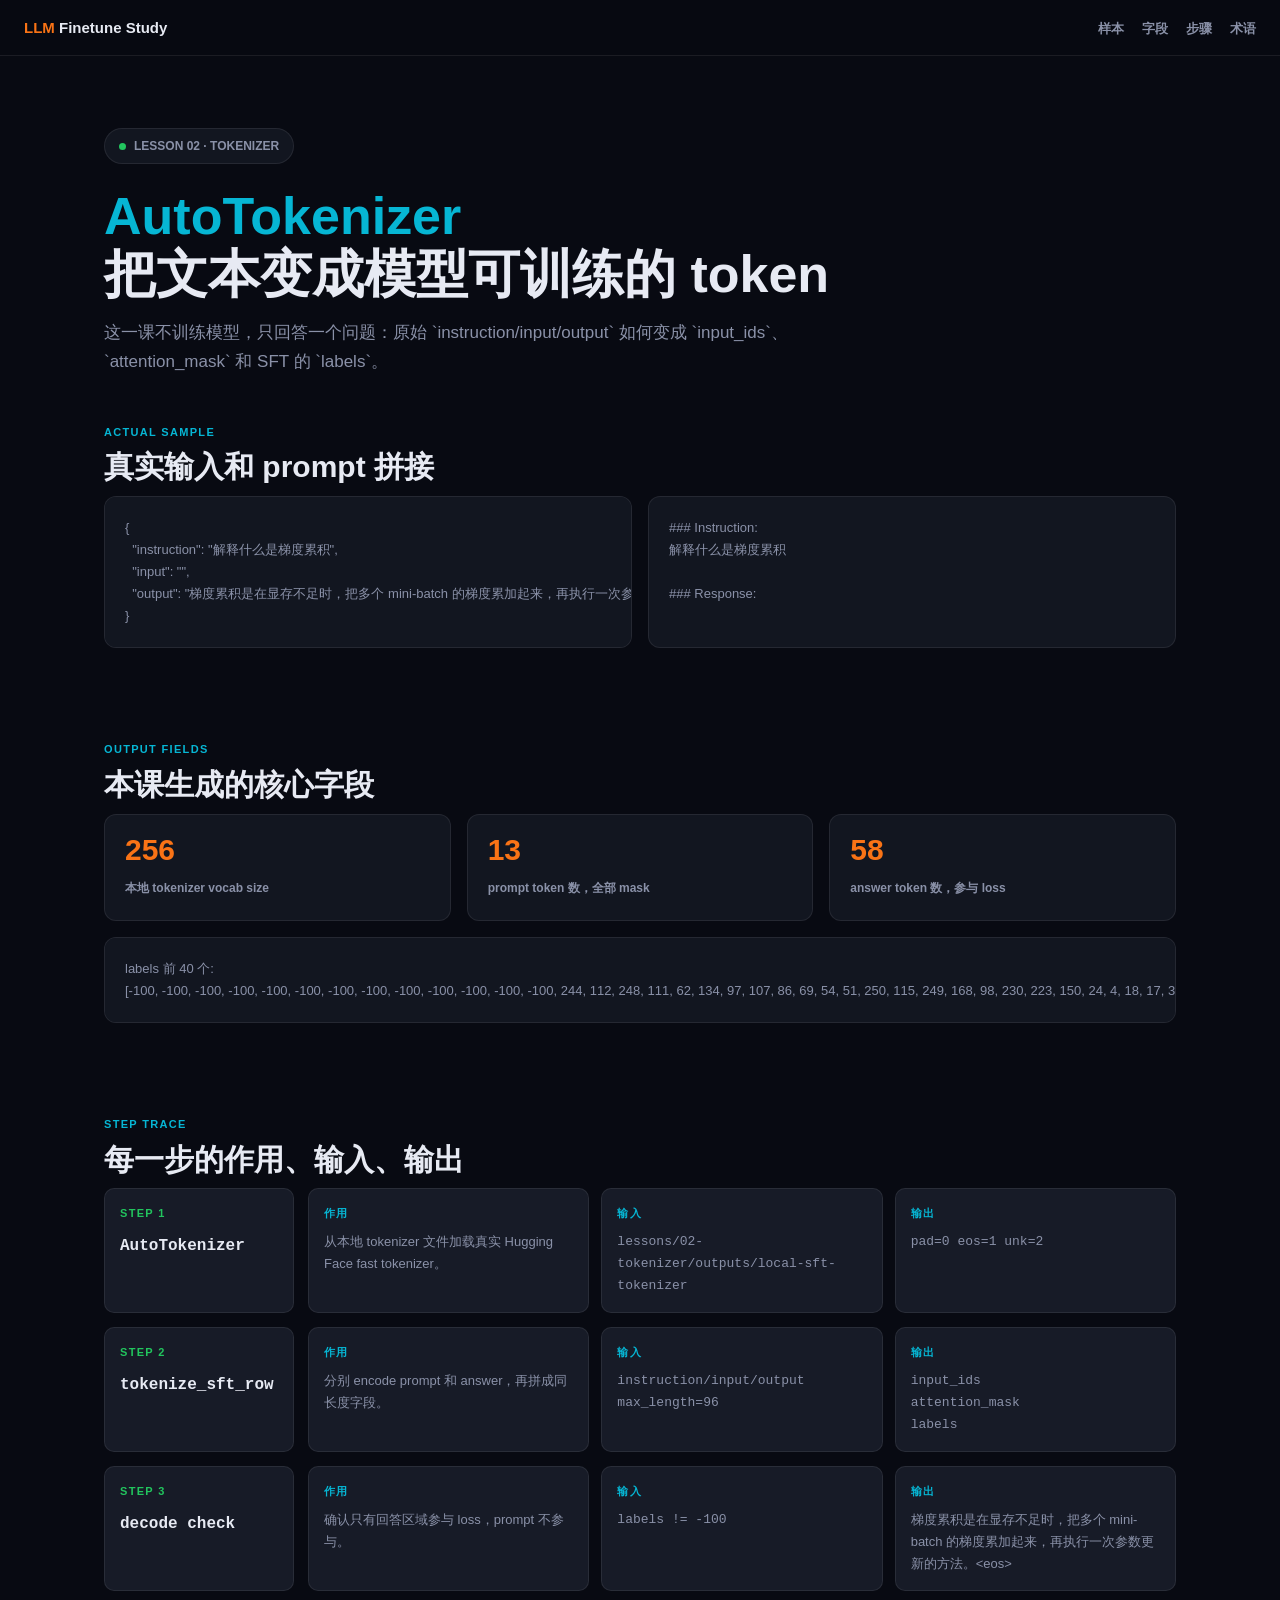
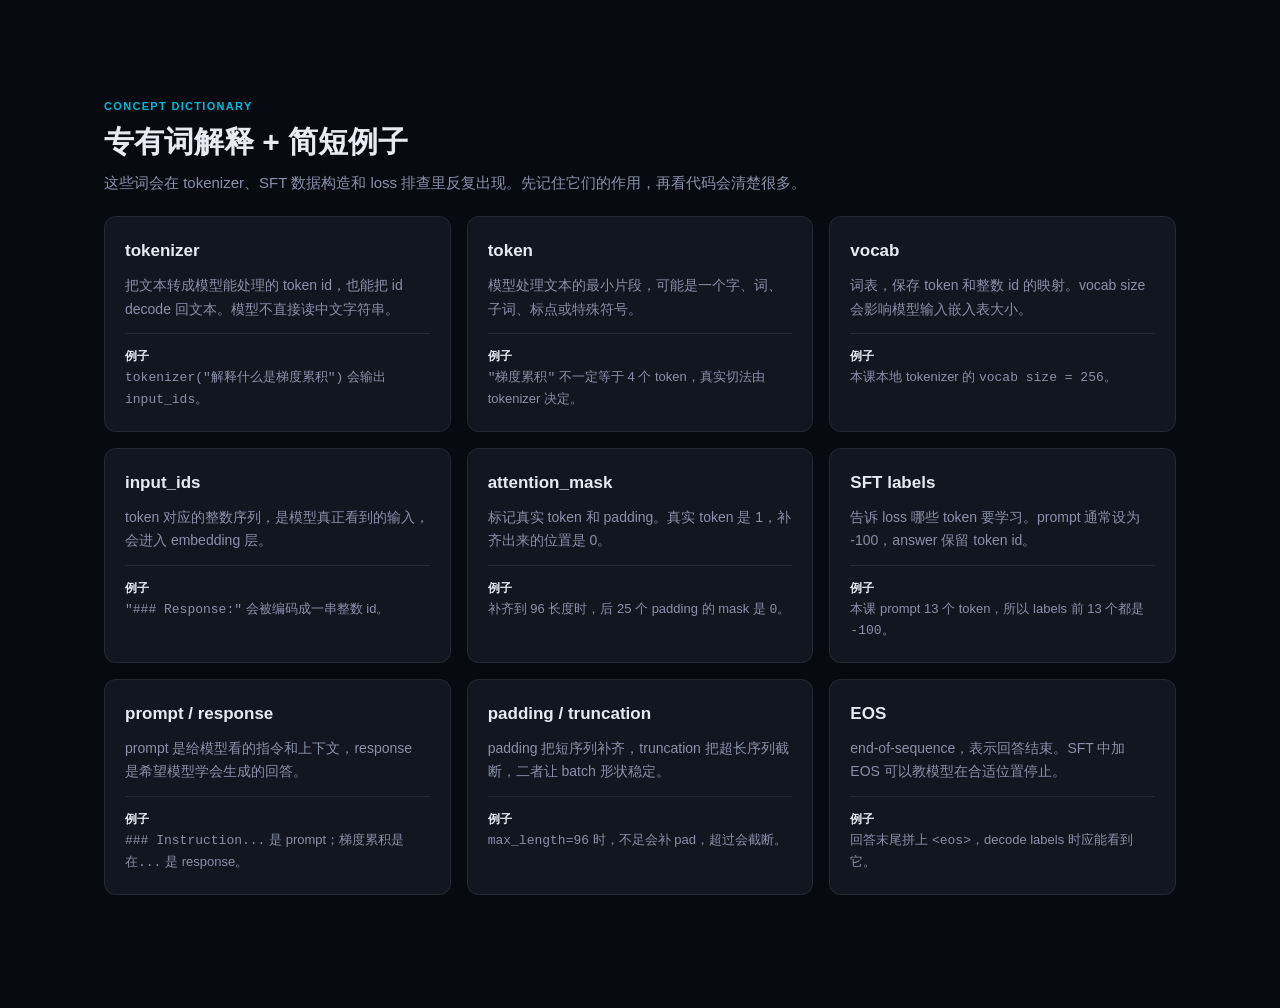
<file: lessons/02-tokenizer/index.html>
<!DOCTYPE html>
<html lang="zh-CN">
<head>
  <meta charset="UTF-8" />
  <meta name="viewport" content="width=device-width, initial-scale=1.0" />
  <title>Lesson 02 | AutoTokenizer 和 SFT Labels</title>
  <style>
    :root {
      --bg: #080a12; --panel: #121620; --panel-2: #171b27;
      --ink: #e7eaf3; --muted: #8a91a8; --line: rgba(255,255,255,.08);
      --cyan: #06b6d4; --orange: #f97316; --green: #22c55e; --purple: #a855f7;
    }
    * { box-sizing: border-box; margin: 0; padding: 0; }
    body {
      background: var(--bg); color: var(--ink);
      font-family: -apple-system, "SF Pro Display", "PingFang SC", "Microsoft YaHei", sans-serif;
      line-height: 1.7; -webkit-font-smoothing: antialiased;
    }
    code, pre, .mono { font-family: "SF Mono", Menlo, Consolas, monospace; }
    .nav {
      height: 56px; padding: 0 24px; display: flex; align-items: center; justify-content: space-between;
      border-bottom: 1px solid var(--line); background: rgba(8,10,18,.82); position: sticky; top: 0;
      backdrop-filter: blur(20px);
    }
    .brand { font-size: 15px; font-weight: 800; }
    .brand span { color: var(--orange); }
    .nav a { color: var(--muted); text-decoration: none; margin-left: 18px; font-size: 13px; font-weight: 700; }
    .wrap { max-width: 1120px; margin: 0 auto; padding: 72px 24px; }
    .badge {
      display: inline-flex; gap: 8px; align-items: center; padding: 7px 14px; border-radius: 999px;
      border: 1px solid var(--line); background: var(--panel); color: var(--muted);
      font-size: 12px; font-weight: 900; margin-bottom: 24px;
    }
    .dot { width: 7px; height: 7px; border-radius: 50%; background: var(--green); }
    h1 { font-size: 52px; line-height: 1.1; letter-spacing: 0; margin-bottom: 16px; }
    h1 span, .kicker { color: var(--cyan); }
    .lead { color: var(--muted); font-size: 17px; max-width: 780px; }
    .section { padding: 46px 0; }
    .kicker { font-size: 11px; letter-spacing: .12em; text-transform: uppercase; font-weight: 900; margin-bottom: 8px; }
    h2 { font-size: 30px; line-height: 1.22; margin-bottom: 10px; }
    .grid-2 { display: grid; grid-template-columns: 1fr 1fr; gap: 16px; }
    .grid-3 { display: grid; grid-template-columns: repeat(3, 1fr); gap: 16px; }
    .card, .code {
      background: var(--panel); border: 1px solid var(--line); border-radius: 12px; padding: 20px;
    }
    .card-title { font-size: 17px; font-weight: 900; margin-bottom: 8px; }
    .card-body { color: var(--muted); font-size: 14px; }
    .code { color: var(--muted); overflow-x: auto; white-space: pre; font-size: 13px; }
    .metric strong { display: block; color: var(--orange); font-size: 30px; line-height: 1; margin-bottom: 8px; }
    .metric span { color: var(--muted); font-size: 12px; font-weight: 800; }
    .trace { display: grid; grid-template-columns: 190px 1fr; gap: 14px; margin-bottom: 14px; }
    .side, .block { background: var(--panel-2); border: 1px solid var(--line); border-radius: 10px; padding: 15px; }
    .side-num { color: var(--green); font-size: 11px; letter-spacing: .12em; font-weight: 900; text-transform: uppercase; margin-bottom: 10px; }
    .api { font-weight: 900; overflow-wrap: anywhere; }
    .blocks { display: grid; grid-template-columns: 1fr 1fr 1fr; gap: 12px; }
    .label { color: var(--cyan); font-size: 11px; letter-spacing: .12em; font-weight: 900; text-transform: uppercase; margin-bottom: 8px; }
    .text { color: var(--muted); font-size: 13px; }
    .term-example {
      margin-top: 12px; padding-top: 12px; border-top: 1px solid var(--line);
      color: var(--muted); font-size: 13px; line-height: 1.6;
    }
    .term-example strong { color: var(--ink); font-size: 12px; }
    @media (max-width: 900px) {
      h1 { font-size: 36px; }
      .grid-2, .grid-3, .trace, .blocks { grid-template-columns: 1fr; }
      .nav a { display: none; }
    }
  </style>
</head>
<body>
  <nav class="nav">
    <div class="brand"><span>LLM</span> Finetune Study</div>
    <div><a href="#data">样本</a><a href="#tokens">字段</a><a href="#trace">步骤</a><a href="#terms">术语</a></div>
  </nav>
  <main class="wrap">
    <div class="badge"><span class="dot"></span> LESSON 02 · TOKENIZER</div>
    <h1><span>AutoTokenizer</span><br />把文本变成模型可训练的 token</h1>
    <p class="lead">这一课不训练模型，只回答一个问题：原始 `instruction/input/output` 如何变成 `input_ids`、`attention_mask` 和 SFT 的 `labels`。</p>

    <section class="section" id="data">
      <div class="kicker">ACTUAL SAMPLE</div>
      <h2>真实输入和 prompt 拼接</h2>
      <div class="grid-2">
        <div class="code">{
  "instruction": "解释什么是梯度累积",
  "input": "",
  "output": "梯度累积是在显存不足时，把多个 mini-batch 的梯度累加起来，再执行一次参数更新的方法。"
}</div>
        <div class="code">### Instruction:
解释什么是梯度累积

### Response:</div>
      </div>
    </section>

    <section class="section" id="tokens">
      <div class="kicker">OUTPUT FIELDS</div>
      <h2>本课生成的核心字段</h2>
      <div class="grid-3">
        <div class="card metric"><strong>256</strong><span>本地 tokenizer vocab size</span></div>
        <div class="card metric"><strong>13</strong><span>prompt token 数，全部 mask</span></div>
        <div class="card metric"><strong>58</strong><span>answer token 数，参与 loss</span></div>
      </div>
      <div class="code" style="margin-top:16px;">labels 前 40 个:
[-100, -100, -100, -100, -100, -100, -100, -100, -100, -100, -100, -100, -100, 244, 112, 248, 111, 62, 134, 97, 107, 86, 69, 54, 51, 250, 115, 249, 168, 98, 230, 223, 150, 24, 4, 18, 17, 33, 19, 23] ...</div>
    </section>

    <section class="section" id="trace">
      <div class="kicker">STEP TRACE</div>
      <h2>每一步的作用、输入、输出</h2>
      <div class="trace">
        <div class="side"><div class="side-num">Step 1</div><div class="api mono">AutoTokenizer</div></div>
        <div class="blocks">
          <div class="block"><div class="label">作用</div><div class="text">从本地 tokenizer 文件加载真实 Hugging Face fast tokenizer。</div></div>
          <div class="block"><div class="label">输入</div><div class="text mono">lessons/02-tokenizer/outputs/local-sft-tokenizer</div></div>
          <div class="block"><div class="label">输出</div><div class="text mono">pad=0 eos=1 unk=2</div></div>
        </div>
      </div>
      <div class="trace">
        <div class="side"><div class="side-num">Step 2</div><div class="api mono">tokenize_sft_row</div></div>
        <div class="blocks">
          <div class="block"><div class="label">作用</div><div class="text">分别 encode prompt 和 answer，再拼成同长度字段。</div></div>
          <div class="block"><div class="label">输入</div><div class="text mono">instruction/input/output<br />max_length=96</div></div>
          <div class="block"><div class="label">输出</div><div class="text mono">input_ids<br />attention_mask<br />labels</div></div>
        </div>
      </div>
      <div class="trace">
        <div class="side"><div class="side-num">Step 3</div><div class="api mono">decode check</div></div>
        <div class="blocks">
          <div class="block"><div class="label">作用</div><div class="text">确认只有回答区域参与 loss，prompt 不参与。</div></div>
          <div class="block"><div class="label">输入</div><div class="text mono">labels != -100</div></div>
          <div class="block"><div class="label">输出</div><div class="text">梯度累积是在显存不足时，把多个 mini-batch 的梯度累加起来，再执行一次参数更新的方法。&lt;eos&gt;</div></div>
        </div>
      </div>
    </section>

    <section class="section" id="terms">
      <div class="kicker">CONCEPT DICTIONARY</div>
      <h2>专有词解释 + 简短例子</h2>
      <p class="lead" style="font-size:15px; margin-bottom:20px;">这些词会在 tokenizer、SFT 数据构造和 loss 排查里反复出现。先记住它们的作用，再看代码会清楚很多。</p>
      <div class="grid-3">
        <div class="card">
          <div class="card-title">tokenizer</div>
          <p class="card-body">把文本转成模型能处理的 token id，也能把 id decode 回文本。模型不直接读中文字符串。</p>
          <div class="term-example"><strong>例子</strong><br /><span class="mono">tokenizer("解释什么是梯度累积")</span> 会输出 <span class="mono">input_ids</span>。</div>
        </div>
        <div class="card">
          <div class="card-title">token</div>
          <p class="card-body">模型处理文本的最小片段，可能是一个字、词、子词、标点或特殊符号。</p>
          <div class="term-example"><strong>例子</strong><br /><span class="mono">"梯度累积"</span> 不一定等于 4 个 token，真实切法由 tokenizer 决定。</div>
        </div>
        <div class="card">
          <div class="card-title">vocab</div>
          <p class="card-body">词表，保存 token 和整数 id 的映射。vocab size 会影响模型输入嵌入表大小。</p>
          <div class="term-example"><strong>例子</strong><br />本课本地 tokenizer 的 <span class="mono">vocab size = 256</span>。</div>
        </div>
        <div class="card">
          <div class="card-title">input_ids</div>
          <p class="card-body">token 对应的整数序列，是模型真正看到的输入，会进入 embedding 层。</p>
          <div class="term-example"><strong>例子</strong><br /><span class="mono">"### Response:"</span> 会被编码成一串整数 id。</div>
        </div>
        <div class="card">
          <div class="card-title">attention_mask</div>
          <p class="card-body">标记真实 token 和 padding。真实 token 是 1，补齐出来的位置是 0。</p>
          <div class="term-example"><strong>例子</strong><br />补齐到 96 长度时，后 25 个 padding 的 mask 是 <span class="mono">0</span>。</div>
        </div>
        <div class="card">
          <div class="card-title">SFT labels</div>
          <p class="card-body">告诉 loss 哪些 token 要学习。prompt 通常设为 -100，answer 保留 token id。</p>
          <div class="term-example"><strong>例子</strong><br />本课 prompt 13 个 token，所以 labels 前 13 个都是 <span class="mono">-100</span>。</div>
        </div>
        <div class="card">
          <div class="card-title">prompt / response</div>
          <p class="card-body">prompt 是给模型看的指令和上下文，response 是希望模型学会生成的回答。</p>
          <div class="term-example"><strong>例子</strong><br /><span class="mono">### Instruction...</span> 是 prompt；<span class="mono">梯度累积是在...</span> 是 response。</div>
        </div>
        <div class="card">
          <div class="card-title">padding / truncation</div>
          <p class="card-body">padding 把短序列补齐，truncation 把超长序列截断，二者让 batch 形状稳定。</p>
          <div class="term-example"><strong>例子</strong><br /><span class="mono">max_length=96</span> 时，不足会补 pad，超过会截断。</div>
        </div>
        <div class="card">
          <div class="card-title">EOS</div>
          <p class="card-body">end-of-sequence，表示回答结束。SFT 中加 EOS 可以教模型在合适位置停止。</p>
          <div class="term-example"><strong>例子</strong><br />回答末尾拼上 <span class="mono">&lt;eos&gt;</span>，decode labels 时应能看到它。</div>
        </div>
      </div>
    </section>
  </main>
</body>
</html>
</file>
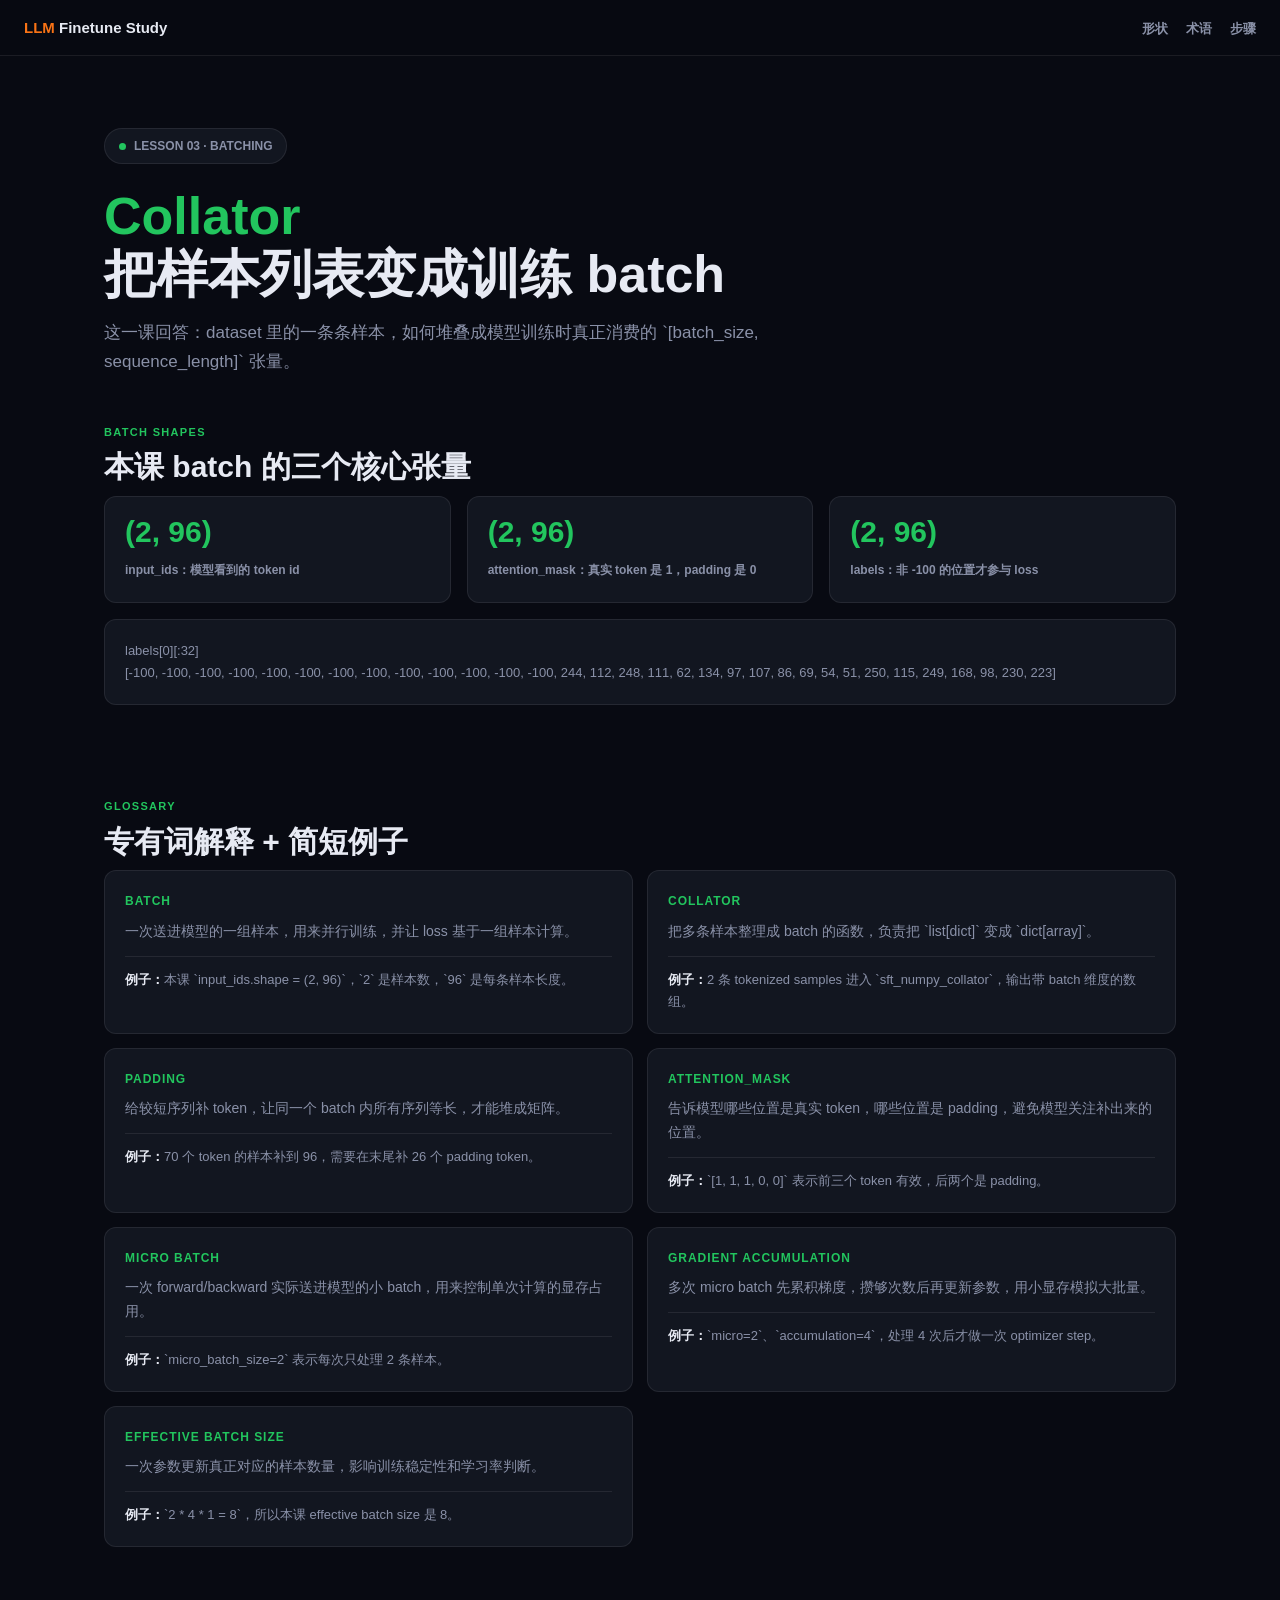
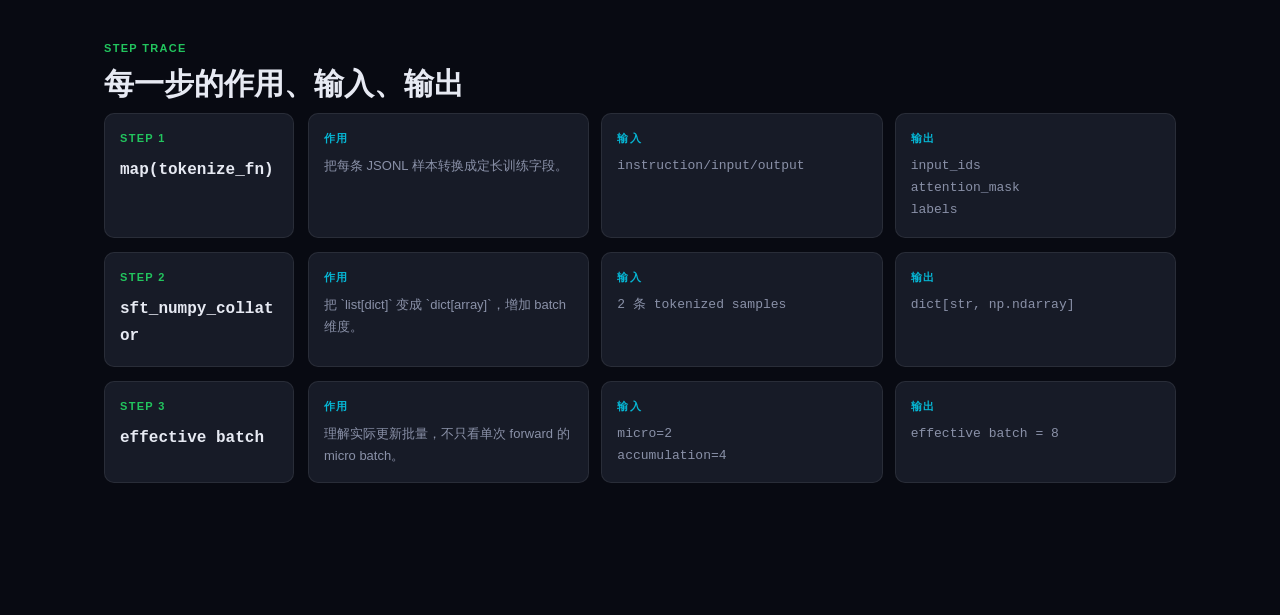
<file: lessons/03-batching/index.html>
<!DOCTYPE html>
<html lang="zh-CN">
<head>
  <meta charset="UTF-8" />
  <meta name="viewport" content="width=device-width, initial-scale=1.0" />
  <title>Lesson 03 | Batch、Collator 和 Padding</title>
  <style>
    :root {
      --bg:#080a12; --panel:#121620; --panel-2:#171b27; --ink:#e7eaf3; --muted:#8a91a8;
      --line:rgba(255,255,255,.08); --green:#22c55e; --cyan:#06b6d4; --orange:#f97316;
    }
    * { box-sizing:border-box; margin:0; padding:0; }
    body { background:var(--bg); color:var(--ink); font-family:-apple-system,"SF Pro Display","PingFang SC","Microsoft YaHei",sans-serif; line-height:1.7; }
    code, pre, .mono { font-family:"SF Mono",Menlo,Consolas,monospace; }
    .nav { position:sticky; top:0; height:56px; padding:0 24px; display:flex; align-items:center; justify-content:space-between; border-bottom:1px solid var(--line); background:rgba(8,10,18,.82); backdrop-filter:blur(20px); }
    .brand { font-weight:800; font-size:15px; } .brand span { color:var(--orange); }
    .nav a { color:var(--muted); text-decoration:none; margin-left:18px; font-size:13px; font-weight:700; }
    .wrap { max-width:1120px; margin:0 auto; padding:72px 24px; }
    .badge { display:inline-flex; gap:8px; align-items:center; padding:7px 14px; border-radius:999px; border:1px solid var(--line); background:var(--panel); color:var(--muted); font-size:12px; font-weight:900; margin-bottom:24px; }
    .dot { width:7px; height:7px; border-radius:50%; background:var(--green); }
    h1 { font-size:52px; line-height:1.1; letter-spacing:0; margin-bottom:16px; } h1 span,.kicker { color:var(--green); }
    .lead { color:var(--muted); font-size:17px; max-width:790px; }
    .section { padding:46px 0; } .kicker { font-size:11px; letter-spacing:.12em; text-transform:uppercase; font-weight:900; margin-bottom:8px; }
    h2 { font-size:30px; line-height:1.22; margin-bottom:10px; }
    .grid-3 { display:grid; grid-template-columns:repeat(3,1fr); gap:16px; }
    .glossary-grid { display:grid; grid-template-columns:repeat(2,minmax(0,1fr)); gap:14px; }
    .card,.code { background:var(--panel); border:1px solid var(--line); border-radius:12px; padding:20px; }
    .card-title { font-size:17px; font-weight:900; margin-bottom:8px; } .card-body { color:var(--muted); font-size:14px; }
    .term { color:var(--green); font-size:12px; letter-spacing:.08em; text-transform:uppercase; font-weight:900; margin-bottom:8px; }
    .example { margin-top:12px; padding-top:12px; border-top:1px solid var(--line); color:var(--muted); font-size:13px; }
    .example strong { color:var(--ink); }
    .metric strong { display:block; color:var(--green); font-size:30px; line-height:1; margin-bottom:8px; }
    .metric span { color:var(--muted); font-size:12px; font-weight:800; }
    .code { color:var(--muted); white-space:pre; overflow-x:auto; font-size:13px; }
    .trace { display:grid; grid-template-columns:190px 1fr; gap:14px; margin-bottom:14px; }
    .side,.block { background:var(--panel-2); border:1px solid var(--line); border-radius:10px; padding:15px; }
    .side-num { color:var(--green); font-size:11px; letter-spacing:.12em; font-weight:900; text-transform:uppercase; margin-bottom:10px; }
    .api { font-weight:900; overflow-wrap:anywhere; } .blocks { display:grid; grid-template-columns:1fr 1fr 1fr; gap:12px; }
    .label { color:var(--cyan); font-size:11px; letter-spacing:.12em; font-weight:900; text-transform:uppercase; margin-bottom:8px; }
    .text { color:var(--muted); font-size:13px; }
    @media (max-width:900px){ h1{font-size:36px}.grid-3,.glossary-grid,.trace,.blocks{grid-template-columns:1fr}.nav a{display:none} }
  </style>
</head>
<body>
  <nav class="nav"><div class="brand"><span>LLM</span> Finetune Study</div><div><a href="#shape">形状</a><a href="#glossary">术语</a><a href="#trace">步骤</a></div></nav>
  <main class="wrap">
    <div class="badge"><span class="dot"></span> LESSON 03 · BATCHING</div>
    <h1><span>Collator</span><br />把样本列表变成训练 batch</h1>
    <p class="lead">这一课回答：dataset 里的一条条样本，如何堆叠成模型训练时真正消费的 `[batch_size, sequence_length]` 张量。</p>

    <section class="section" id="shape">
      <div class="kicker">BATCH SHAPES</div>
      <h2>本课 batch 的三个核心张量</h2>
      <div class="grid-3">
        <div class="card metric"><strong>(2, 96)</strong><span>input_ids：模型看到的 token id</span></div>
        <div class="card metric"><strong>(2, 96)</strong><span>attention_mask：真实 token 是 1，padding 是 0</span></div>
        <div class="card metric"><strong>(2, 96)</strong><span>labels：非 -100 的位置才参与 loss</span></div>
      </div>
      <div class="code" style="margin-top:16px;">labels[0][:32]
[-100, -100, -100, -100, -100, -100, -100, -100, -100, -100, -100, -100, -100, 244, 112, 248, 111, 62, 134, 97, 107, 86, 69, 54, 51, 250, 115, 249, 168, 98, 230, 223]</div>
    </section>

    <section class="section" id="glossary">
      <div class="kicker">GLOSSARY</div>
      <h2>专有词解释 + 简短例子</h2>
      <div class="glossary-grid">
        <div class="card">
          <div class="term">batch</div>
          <div class="card-body">一次送进模型的一组样本，用来并行训练，并让 loss 基于一组样本计算。</div>
          <div class="example"><strong>例子：</strong>本课 `input_ids.shape = (2, 96)`，`2` 是样本数，`96` 是每条样本长度。</div>
        </div>
        <div class="card">
          <div class="term">collator</div>
          <div class="card-body">把多条样本整理成 batch 的函数，负责把 `list[dict]` 变成 `dict[array]`。</div>
          <div class="example"><strong>例子：</strong>2 条 tokenized samples 进入 `sft_numpy_collator`，输出带 batch 维度的数组。</div>
        </div>
        <div class="card">
          <div class="term">padding</div>
          <div class="card-body">给较短序列补 token，让同一个 batch 内所有序列等长，才能堆成矩阵。</div>
          <div class="example"><strong>例子：</strong>70 个 token 的样本补到 96，需要在末尾补 26 个 padding token。</div>
        </div>
        <div class="card">
          <div class="term">attention_mask</div>
          <div class="card-body">告诉模型哪些位置是真实 token，哪些位置是 padding，避免模型关注补出来的位置。</div>
          <div class="example"><strong>例子：</strong>`[1, 1, 1, 0, 0]` 表示前三个 token 有效，后两个是 padding。</div>
        </div>
        <div class="card">
          <div class="term">micro batch</div>
          <div class="card-body">一次 forward/backward 实际送进模型的小 batch，用来控制单次计算的显存占用。</div>
          <div class="example"><strong>例子：</strong>`micro_batch_size=2` 表示每次只处理 2 条样本。</div>
        </div>
        <div class="card">
          <div class="term">gradient accumulation</div>
          <div class="card-body">多次 micro batch 先累积梯度，攒够次数后再更新参数，用小显存模拟大批量。</div>
          <div class="example"><strong>例子：</strong>`micro=2`、`accumulation=4`，处理 4 次后才做一次 optimizer step。</div>
        </div>
        <div class="card">
          <div class="term">effective batch size</div>
          <div class="card-body">一次参数更新真正对应的样本数量，影响训练稳定性和学习率判断。</div>
          <div class="example"><strong>例子：</strong>`2 * 4 * 1 = 8`，所以本课 effective batch size 是 8。</div>
        </div>
      </div>
    </section>

    <section class="section" id="trace">
      <div class="kicker">STEP TRACE</div>
      <h2>每一步的作用、输入、输出</h2>
      <div class="trace">
        <div class="side"><div class="side-num">Step 1</div><div class="api mono">map(tokenize_fn)</div></div>
        <div class="blocks">
          <div class="block"><div class="label">作用</div><div class="text">把每条 JSONL 样本转换成定长训练字段。</div></div>
          <div class="block"><div class="label">输入</div><div class="text mono">instruction/input/output</div></div>
          <div class="block"><div class="label">输出</div><div class="text mono">input_ids<br />attention_mask<br />labels</div></div>
        </div>
      </div>
      <div class="trace">
        <div class="side"><div class="side-num">Step 2</div><div class="api mono">sft_numpy_collator</div></div>
        <div class="blocks">
          <div class="block"><div class="label">作用</div><div class="text">把 `list[dict]` 变成 `dict[array]`，增加 batch 维度。</div></div>
          <div class="block"><div class="label">输入</div><div class="text mono">2 条 tokenized samples</div></div>
          <div class="block"><div class="label">输出</div><div class="text mono">dict[str, np.ndarray]</div></div>
        </div>
      </div>
      <div class="trace">
        <div class="side"><div class="side-num">Step 3</div><div class="api mono">effective batch</div></div>
        <div class="blocks">
          <div class="block"><div class="label">作用</div><div class="text">理解实际更新批量，不只看单次 forward 的 micro batch。</div></div>
          <div class="block"><div class="label">输入</div><div class="text mono">micro=2<br />accumulation=4</div></div>
          <div class="block"><div class="label">输出</div><div class="text mono">effective batch = 8</div></div>
        </div>
      </div>
    </section>
  </main>
</body>
</html>
</file>
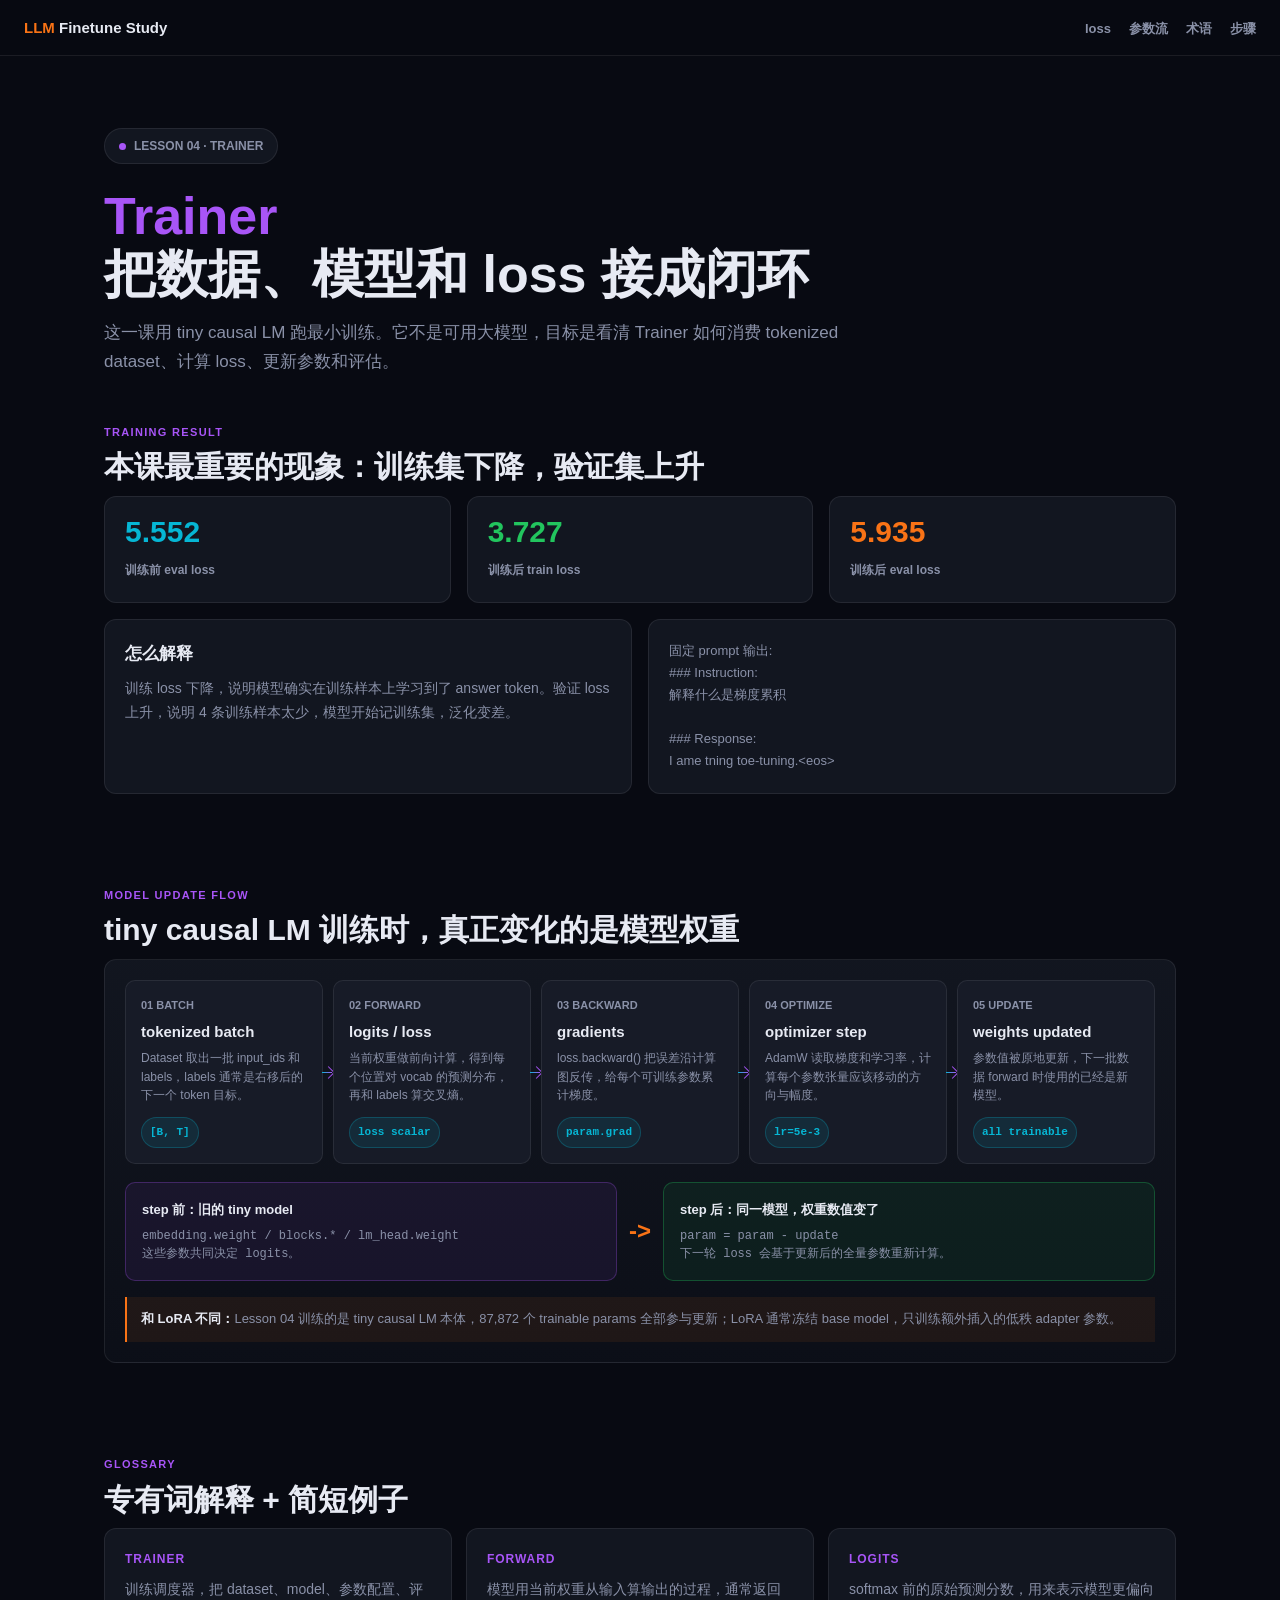
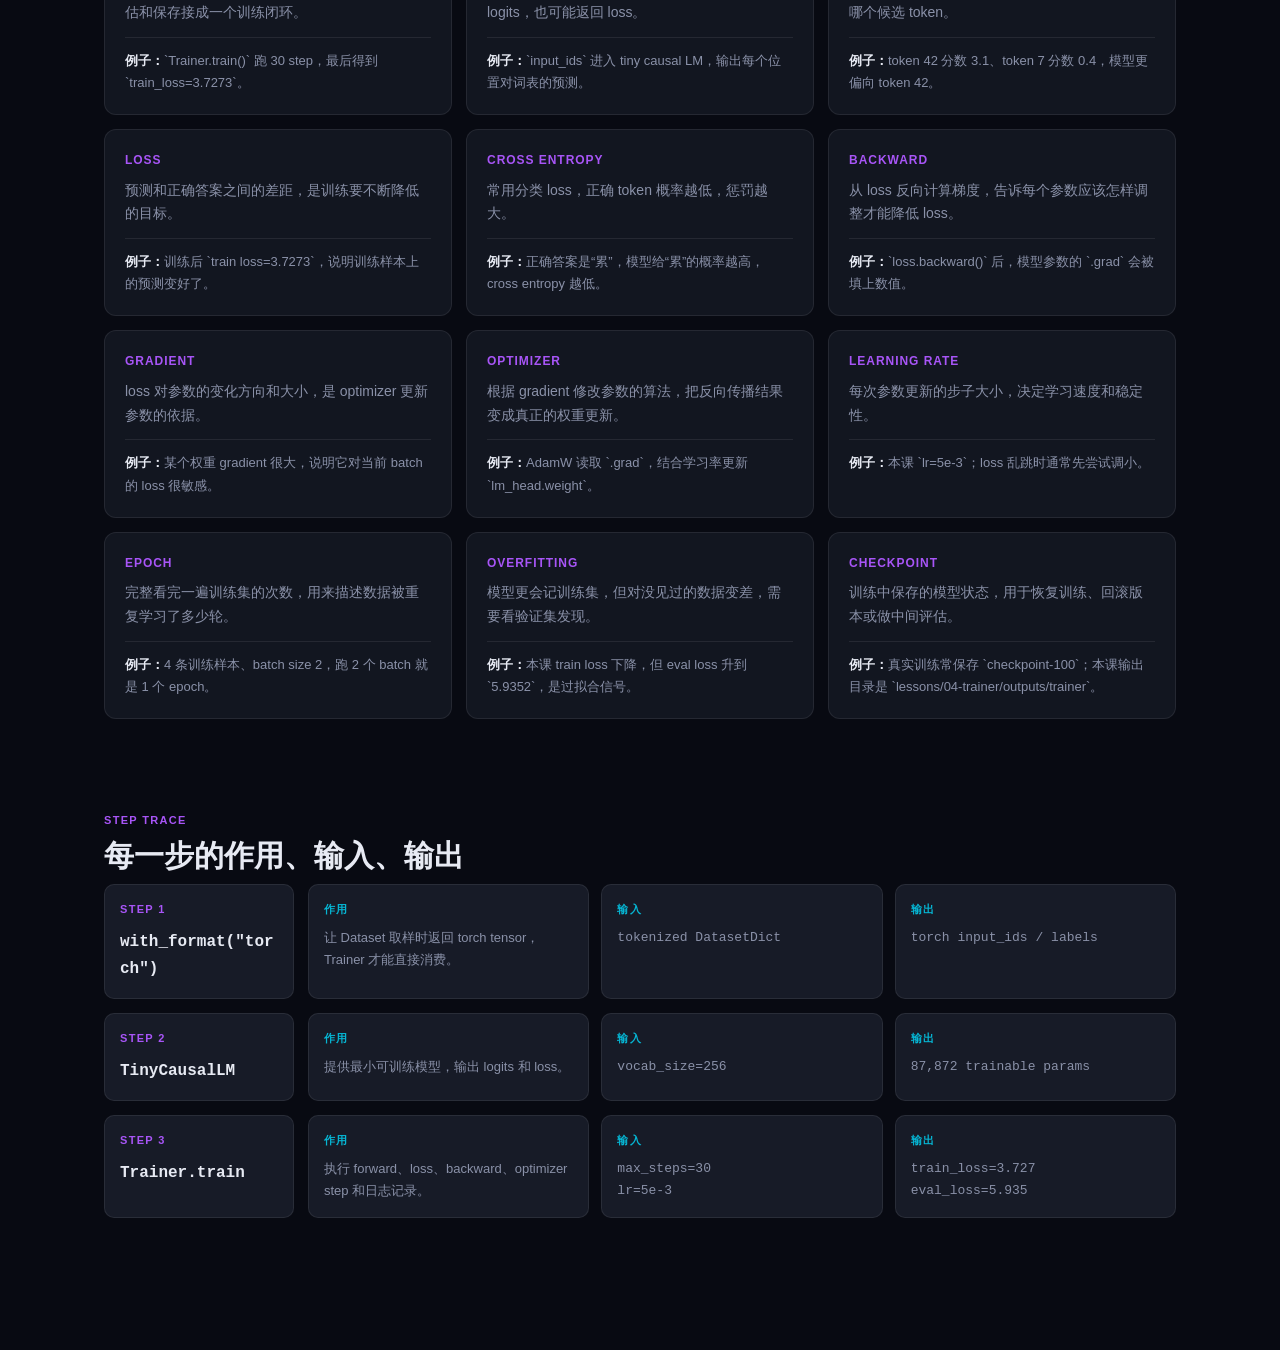
<file: lessons/04-trainer/index.html>
<!DOCTYPE html>
<html lang="zh-CN">
<head>
  <meta charset="UTF-8" />
  <meta name="viewport" content="width=device-width, initial-scale=1.0" />
  <title>Lesson 04 | Trainer 最小训练闭环</title>
  <style>
    :root {
      --bg:#080a12; --panel:#121620; --panel-2:#171b27; --ink:#e7eaf3; --muted:#8a91a8;
      --line:rgba(255,255,255,.08); --purple:#a855f7; --cyan:#06b6d4; --green:#22c55e; --orange:#f97316;
    }
    * { box-sizing:border-box; margin:0; padding:0; }
    body { background:var(--bg); color:var(--ink); font-family:-apple-system,"SF Pro Display","PingFang SC","Microsoft YaHei",sans-serif; line-height:1.7; }
    code, pre, .mono { font-family:"SF Mono",Menlo,Consolas,monospace; }
    .nav { position:sticky; top:0; height:56px; padding:0 24px; display:flex; align-items:center; justify-content:space-between; border-bottom:1px solid var(--line); background:rgba(8,10,18,.82); backdrop-filter:blur(20px); }
    .brand { font-weight:800; font-size:15px; } .brand span { color:var(--orange); }
    .nav a { color:var(--muted); text-decoration:none; margin-left:18px; font-size:13px; font-weight:700; }
    .wrap { max-width:1120px; margin:0 auto; padding:72px 24px; }
    .badge { display:inline-flex; gap:8px; align-items:center; padding:7px 14px; border-radius:999px; border:1px solid var(--line); background:var(--panel); color:var(--muted); font-size:12px; font-weight:900; margin-bottom:24px; }
    .dot { width:7px; height:7px; border-radius:50%; background:var(--purple); }
    h1 { font-size:52px; line-height:1.1; letter-spacing:0; margin-bottom:16px; } h1 span,.kicker { color:var(--purple); }
    .lead { color:var(--muted); font-size:17px; max-width:800px; }
    .section { padding:46px 0; } .kicker { font-size:11px; letter-spacing:.12em; text-transform:uppercase; font-weight:900; margin-bottom:8px; }
    h2 { font-size:30px; line-height:1.22; margin-bottom:10px; }
    .grid-3,.grid-2 { display:grid; gap:16px; } .grid-3 { grid-template-columns:repeat(3,1fr); } .grid-2 { grid-template-columns:1fr 1fr; }
    .glossary-grid { display:grid; grid-template-columns:repeat(3,minmax(0,1fr)); gap:14px; }
    .card,.code { background:var(--panel); border:1px solid var(--line); border-radius:12px; padding:20px; }
    .card-title { font-size:17px; font-weight:900; margin-bottom:8px; } .card-body { color:var(--muted); font-size:14px; }
    .term { color:var(--purple); font-size:12px; letter-spacing:.08em; text-transform:uppercase; font-weight:900; margin-bottom:8px; }
    .example { margin-top:12px; padding-top:12px; border-top:1px solid var(--line); color:var(--muted); font-size:13px; }
    .example strong { color:var(--ink); }
    .metric strong { display:block; font-size:30px; line-height:1; margin-bottom:8px; }
    .metric span { color:var(--muted); font-size:12px; font-weight:800; }
    .code { color:var(--muted); white-space:pre; overflow-x:auto; font-size:13px; }
    .trace { display:grid; grid-template-columns:190px 1fr; gap:14px; margin-bottom:14px; }
    .side,.block { background:var(--panel-2); border:1px solid var(--line); border-radius:10px; padding:15px; }
    .side-num { color:var(--purple); font-size:11px; letter-spacing:.12em; font-weight:900; text-transform:uppercase; margin-bottom:10px; }
    .api { font-weight:900; overflow-wrap:anywhere; } .blocks { display:grid; grid-template-columns:1fr 1fr 1fr; gap:12px; }
    .label { color:var(--cyan); font-size:11px; letter-spacing:.12em; font-weight:900; text-transform:uppercase; margin-bottom:8px; }
    .text { color:var(--muted); font-size:13px; }
    .flow-panel { background:linear-gradient(180deg, rgba(18,22,32,.98), rgba(12,15,24,.98)); border:1px solid var(--line); border-radius:12px; padding:20px; overflow:hidden; }
    .flow-grid { display:grid; grid-template-columns:repeat(5,minmax(0,1fr)); gap:10px; align-items:stretch; }
    .flow-node { position:relative; min-height:154px; background:var(--panel-2); border:1px solid var(--line); border-radius:10px; padding:15px; display:flex; flex-direction:column; justify-content:space-between; }
    .flow-node:not(:last-child)::after { content:""; position:absolute; top:50%; right:-10px; width:10px; height:1px; background:linear-gradient(90deg, var(--cyan), var(--purple)); }
    .flow-node:not(:last-child)::before { content:""; position:absolute; top:calc(50% - 4px); right:-11px; width:8px; height:8px; border-top:1px solid var(--purple); border-right:1px solid var(--purple); transform:rotate(45deg); background:transparent; }
    .flow-step { color:var(--muted); font-size:11px; font-weight:900; text-transform:uppercase; margin-bottom:8px; }
    .flow-title { font-size:15px; line-height:1.25; font-weight:900; margin-bottom:8px; overflow-wrap:anywhere; }
    .flow-desc { color:var(--muted); font-size:12px; line-height:1.55; }
    .flow-chip { align-self:flex-start; margin-top:12px; padding:5px 8px; border-radius:999px; background:rgba(6,182,212,.1); border:1px solid rgba(6,182,212,.25); color:var(--cyan); font-size:11px; font-weight:900; }
    .weight-stage { margin-top:18px; display:grid; grid-template-columns:1fr auto 1fr; gap:12px; align-items:center; }
    .weight-box { background:rgba(168,85,247,.08); border:1px solid rgba(168,85,247,.28); border-radius:10px; padding:16px; min-width:0; }
    .weight-box.updated { background:rgba(34,197,94,.08); border-color:rgba(34,197,94,.3); }
    .weight-title { font-size:13px; font-weight:900; margin-bottom:6px; }
    .weight-text { color:var(--muted); font-size:12px; line-height:1.55; overflow-wrap:anywhere; }
    .weight-arrow { color:var(--orange); font-size:24px; font-weight:900; }
    .contrast { margin-top:16px; border-left:2px solid var(--orange); padding:12px 14px; background:rgba(249,115,22,.08); color:var(--muted); font-size:13px; line-height:1.6; }
    .contrast strong { color:var(--ink); }
    @media (max-width:900px){
      h1{font-size:36px}.grid-3,.grid-2,.glossary-grid,.trace,.blocks{grid-template-columns:1fr}.nav a{display:none}
      .flow-grid,.weight-stage{grid-template-columns:1fr}.flow-node{min-height:auto}.flow-node:not(:last-child)::after,.flow-node:not(:last-child)::before{display:none}.weight-arrow{transform:rotate(90deg); justify-self:center}
    }
  </style>
</head>
<body>
  <nav class="nav"><div class="brand"><span>LLM</span> Finetune Study</div><div><a href="#loss">loss</a><a href="#weights">参数流</a><a href="#glossary">术语</a><a href="#trace">步骤</a></div></nav>
  <main class="wrap">
    <div class="badge"><span class="dot"></span> LESSON 04 · TRAINER</div>
    <h1><span>Trainer</span><br />把数据、模型和 loss 接成闭环</h1>
    <p class="lead">这一课用 tiny causal LM 跑最小训练。它不是可用大模型，目标是看清 Trainer 如何消费 tokenized dataset、计算 loss、更新参数和评估。</p>

    <section class="section" id="loss">
      <div class="kicker">TRAINING RESULT</div>
      <h2>本课最重要的现象：训练集下降，验证集上升</h2>
      <div class="grid-3">
        <div class="card metric"><strong style="color:var(--cyan)">5.552</strong><span>训练前 eval loss</span></div>
        <div class="card metric"><strong style="color:var(--green)">3.727</strong><span>训练后 train loss</span></div>
        <div class="card metric"><strong style="color:var(--orange)">5.935</strong><span>训练后 eval loss</span></div>
      </div>
      <div class="grid-2" style="margin-top:16px;">
        <div class="card">
          <div class="card-title">怎么解释</div>
          <p class="card-body">训练 loss 下降，说明模型确实在训练样本上学习到了 answer token。验证 loss 上升，说明 4 条训练样本太少，模型开始记训练集，泛化变差。</p>
        </div>
        <div class="code">固定 prompt 输出:
### Instruction:
解释什么是梯度累积

### Response:
I ame tning toe-tuning.&lt;eos&gt;</div>
      </div>
    </section>

    <section class="section" id="weights">
      <div class="kicker">MODEL UPDATE FLOW</div>
      <h2>tiny causal LM 训练时，真正变化的是模型权重</h2>
      <div class="flow-panel">
        <div class="flow-grid">
          <div class="flow-node">
            <div>
              <div class="flow-step">01 batch</div>
              <div class="flow-title">tokenized batch</div>
              <p class="flow-desc">Dataset 取出一批 input_ids 和 labels，labels 通常是右移后的下一个 token 目标。</p>
            </div>
            <div class="flow-chip mono">[B, T]</div>
          </div>
          <div class="flow-node">
            <div>
              <div class="flow-step">02 forward</div>
              <div class="flow-title">logits / loss</div>
              <p class="flow-desc">当前权重做前向计算，得到每个位置对 vocab 的预测分布，再和 labels 算交叉熵。</p>
            </div>
            <div class="flow-chip mono">loss scalar</div>
          </div>
          <div class="flow-node">
            <div>
              <div class="flow-step">03 backward</div>
              <div class="flow-title">gradients</div>
              <p class="flow-desc">loss.backward() 把误差沿计算图反传，给每个可训练参数累计梯度。</p>
            </div>
            <div class="flow-chip mono">param.grad</div>
          </div>
          <div class="flow-node">
            <div>
              <div class="flow-step">04 optimize</div>
              <div class="flow-title">optimizer step</div>
              <p class="flow-desc">AdamW 读取梯度和学习率，计算每个参数张量应该移动的方向与幅度。</p>
            </div>
            <div class="flow-chip mono">lr=5e-3</div>
          </div>
          <div class="flow-node">
            <div>
              <div class="flow-step">05 update</div>
              <div class="flow-title">weights updated</div>
              <p class="flow-desc">参数值被原地更新，下一批数据 forward 时使用的已经是新模型。</p>
            </div>
            <div class="flow-chip mono">all trainable</div>
          </div>
        </div>
        <div class="weight-stage">
          <div class="weight-box">
            <div class="weight-title">step 前：旧的 tiny model</div>
            <p class="weight-text mono">embedding.weight / blocks.* / lm_head.weight<br />这些参数共同决定 logits。</p>
          </div>
          <div class="weight-arrow">-></div>
          <div class="weight-box updated">
            <div class="weight-title">step 后：同一模型，权重数值变了</div>
            <p class="weight-text mono">param = param - update<br />下一轮 loss 会基于更新后的全量参数重新计算。</p>
          </div>
        </div>
        <p class="contrast"><strong>和 LoRA 不同：</strong>Lesson 04 训练的是 tiny causal LM 本体，87,872 个 trainable params 全部参与更新；LoRA 通常冻结 base model，只训练额外插入的低秩 adapter 参数。</p>
      </div>
    </section>

    <section class="section" id="glossary">
      <div class="kicker">GLOSSARY</div>
      <h2>专有词解释 + 简短例子</h2>
      <div class="glossary-grid">
        <div class="card">
          <div class="term">Trainer</div>
          <div class="card-body">训练调度器，把 dataset、model、参数配置、评估和保存接成一个训练闭环。</div>
          <div class="example"><strong>例子：</strong>`Trainer.train()` 跑 30 step，最后得到 `train_loss=3.7273`。</div>
        </div>
        <div class="card">
          <div class="term">forward</div>
          <div class="card-body">模型用当前权重从输入算输出的过程，通常返回 logits，也可能返回 loss。</div>
          <div class="example"><strong>例子：</strong>`input_ids` 进入 tiny causal LM，输出每个位置对词表的预测。</div>
        </div>
        <div class="card">
          <div class="term">logits</div>
          <div class="card-body">softmax 前的原始预测分数，用来表示模型更偏向哪个候选 token。</div>
          <div class="example"><strong>例子：</strong>token 42 分数 3.1、token 7 分数 0.4，模型更偏向 token 42。</div>
        </div>
        <div class="card">
          <div class="term">loss</div>
          <div class="card-body">预测和正确答案之间的差距，是训练要不断降低的目标。</div>
          <div class="example"><strong>例子：</strong>训练后 `train loss=3.7273`，说明训练样本上的预测变好了。</div>
        </div>
        <div class="card">
          <div class="term">cross entropy</div>
          <div class="card-body">常用分类 loss，正确 token 概率越低，惩罚越大。</div>
          <div class="example"><strong>例子：</strong>正确答案是“累”，模型给“累”的概率越高，cross entropy 越低。</div>
        </div>
        <div class="card">
          <div class="term">backward</div>
          <div class="card-body">从 loss 反向计算梯度，告诉每个参数应该怎样调整才能降低 loss。</div>
          <div class="example"><strong>例子：</strong>`loss.backward()` 后，模型参数的 `.grad` 会被填上数值。</div>
        </div>
        <div class="card">
          <div class="term">gradient</div>
          <div class="card-body">loss 对参数的变化方向和大小，是 optimizer 更新参数的依据。</div>
          <div class="example"><strong>例子：</strong>某个权重 gradient 很大，说明它对当前 batch 的 loss 很敏感。</div>
        </div>
        <div class="card">
          <div class="term">optimizer</div>
          <div class="card-body">根据 gradient 修改参数的算法，把反向传播结果变成真正的权重更新。</div>
          <div class="example"><strong>例子：</strong>AdamW 读取 `.grad`，结合学习率更新 `lm_head.weight`。</div>
        </div>
        <div class="card">
          <div class="term">learning rate</div>
          <div class="card-body">每次参数更新的步子大小，决定学习速度和稳定性。</div>
          <div class="example"><strong>例子：</strong>本课 `lr=5e-3`；loss 乱跳时通常先尝试调小。</div>
        </div>
        <div class="card">
          <div class="term">epoch</div>
          <div class="card-body">完整看完一遍训练集的次数，用来描述数据被重复学习了多少轮。</div>
          <div class="example"><strong>例子：</strong>4 条训练样本、batch size 2，跑 2 个 batch 就是 1 个 epoch。</div>
        </div>
        <div class="card">
          <div class="term">overfitting</div>
          <div class="card-body">模型更会记训练集，但对没见过的数据变差，需要看验证集发现。</div>
          <div class="example"><strong>例子：</strong>本课 train loss 下降，但 eval loss 升到 `5.9352`，是过拟合信号。</div>
        </div>
        <div class="card">
          <div class="term">checkpoint</div>
          <div class="card-body">训练中保存的模型状态，用于恢复训练、回滚版本或做中间评估。</div>
          <div class="example"><strong>例子：</strong>真实训练常保存 `checkpoint-100`；本课输出目录是 `lessons/04-trainer/outputs/trainer`。</div>
        </div>
      </div>
    </section>

    <section class="section" id="trace">
      <div class="kicker">STEP TRACE</div>
      <h2>每一步的作用、输入、输出</h2>
      <div class="trace">
        <div class="side"><div class="side-num">Step 1</div><div class="api mono">with_format("torch")</div></div>
        <div class="blocks">
          <div class="block"><div class="label">作用</div><div class="text">让 Dataset 取样时返回 torch tensor，Trainer 才能直接消费。</div></div>
          <div class="block"><div class="label">输入</div><div class="text mono">tokenized DatasetDict</div></div>
          <div class="block"><div class="label">输出</div><div class="text mono">torch input_ids / labels</div></div>
        </div>
      </div>
      <div class="trace">
        <div class="side"><div class="side-num">Step 2</div><div class="api mono">TinyCausalLM</div></div>
        <div class="blocks">
          <div class="block"><div class="label">作用</div><div class="text">提供最小可训练模型，输出 logits 和 loss。</div></div>
          <div class="block"><div class="label">输入</div><div class="text mono">vocab_size=256</div></div>
          <div class="block"><div class="label">输出</div><div class="text mono">87,872 trainable params</div></div>
        </div>
      </div>
      <div class="trace">
        <div class="side"><div class="side-num">Step 3</div><div class="api mono">Trainer.train</div></div>
        <div class="blocks">
          <div class="block"><div class="label">作用</div><div class="text">执行 forward、loss、backward、optimizer step 和日志记录。</div></div>
          <div class="block"><div class="label">输入</div><div class="text mono">max_steps=30<br />lr=5e-3</div></div>
          <div class="block"><div class="label">输出</div><div class="text mono">train_loss=3.727<br />eval_loss=5.935</div></div>
        </div>
      </div>
    </section>
  </main>
</body>
</html>
</file>
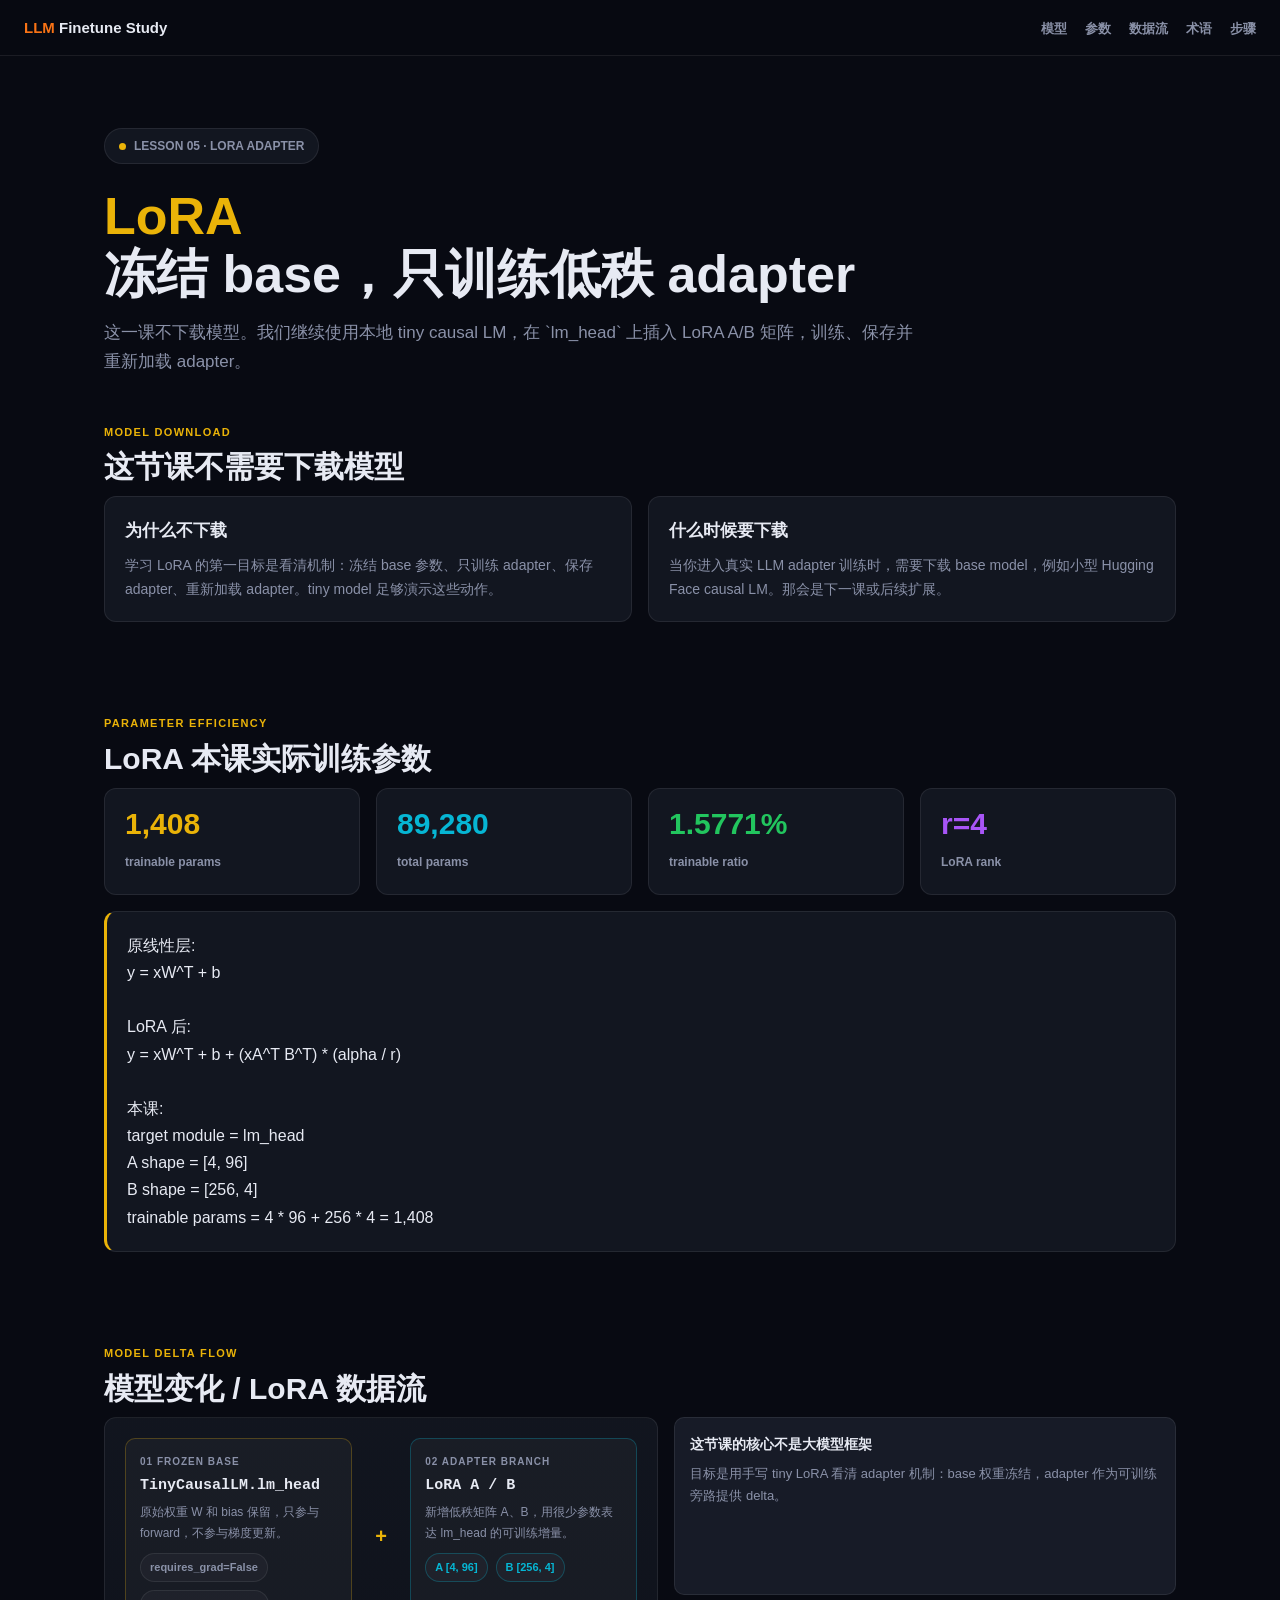
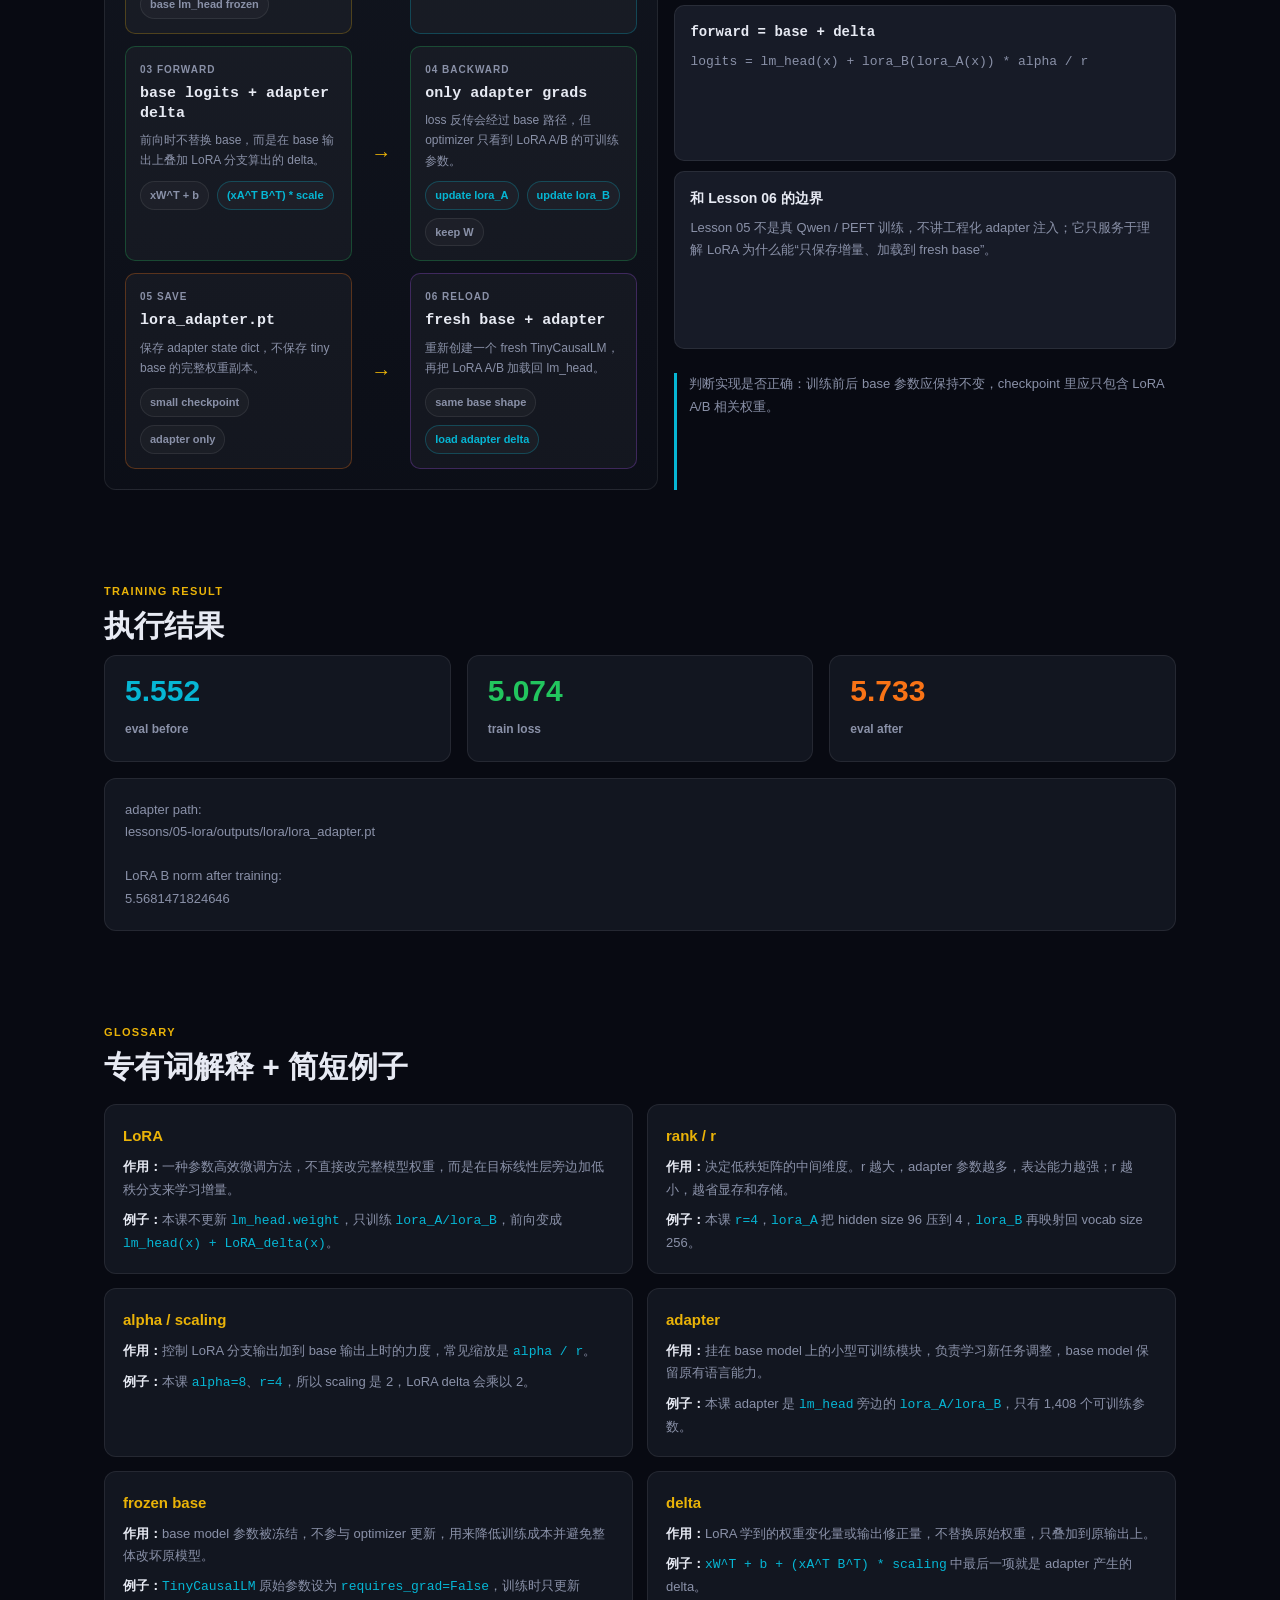
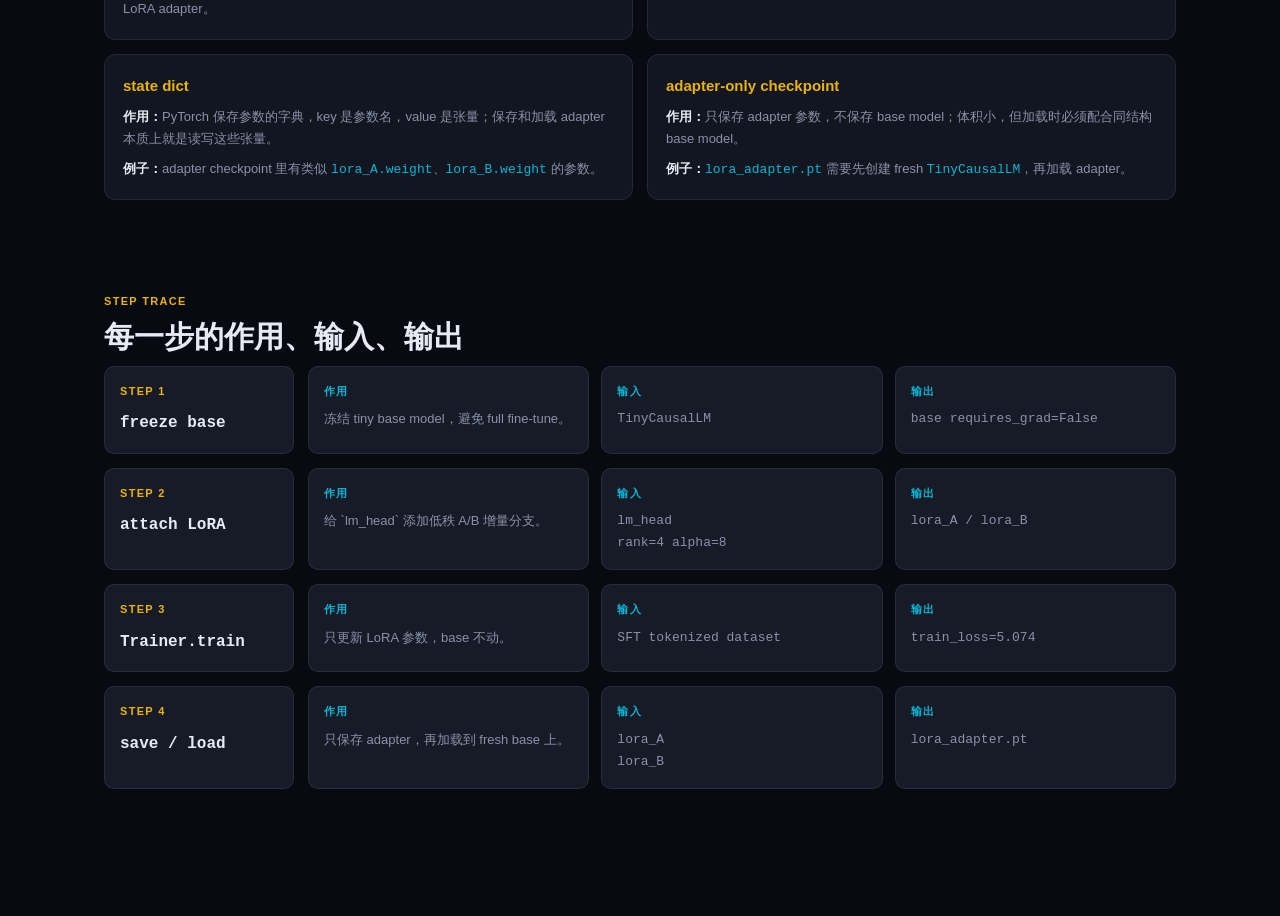
<file: lessons/05-lora/index.html>
<!DOCTYPE html>
<html lang="zh-CN">
<head>
  <meta charset="UTF-8" />
  <meta name="viewport" content="width=device-width, initial-scale=1.0" />
  <title>Lesson 05 | LoRA Adapter 微调</title>
  <style>
    :root {
      --bg:#080a12; --panel:#121620; --panel-2:#171b27; --ink:#e7eaf3; --muted:#8a91a8;
      --line:rgba(255,255,255,.08); --gold:#eab308; --cyan:#06b6d4; --green:#22c55e; --orange:#f97316; --purple:#a855f7;
    }
    * { box-sizing:border-box; margin:0; padding:0; }
    body { background:var(--bg); color:var(--ink); font-family:-apple-system,"SF Pro Display","PingFang SC","Microsoft YaHei",sans-serif; line-height:1.7; }
    code, pre, .mono { font-family:"SF Mono",Menlo,Consolas,monospace; }
    .nav { position:sticky; top:0; height:56px; padding:0 24px; display:flex; align-items:center; justify-content:space-between; border-bottom:1px solid var(--line); background:rgba(8,10,18,.82); backdrop-filter:blur(20px); }
    .brand { font-weight:800; font-size:15px; } .brand span { color:var(--orange); }
    .nav a { color:var(--muted); text-decoration:none; margin-left:18px; font-size:13px; font-weight:700; }
    .wrap { max-width:1120px; margin:0 auto; padding:72px 24px; }
    .badge { display:inline-flex; gap:8px; align-items:center; padding:7px 14px; border-radius:999px; border:1px solid var(--line); background:var(--panel); color:var(--muted); font-size:12px; font-weight:900; margin-bottom:24px; }
    .dot { width:7px; height:7px; border-radius:50%; background:var(--gold); }
    h1 { font-size:52px; line-height:1.1; letter-spacing:0; margin-bottom:16px; } h1 span,.kicker { color:var(--gold); }
    .lead { color:var(--muted); font-size:17px; max-width:820px; }
    .section { padding:46px 0; } .kicker { font-size:11px; letter-spacing:.12em; text-transform:uppercase; font-weight:900; margin-bottom:8px; }
    h2 { font-size:30px; line-height:1.22; margin-bottom:10px; }
    .grid-4,.grid-3,.grid-2 { display:grid; gap:16px; }
    .grid-4 { grid-template-columns:repeat(4,1fr); } .grid-3 { grid-template-columns:repeat(3,1fr); } .grid-2 { grid-template-columns:1fr 1fr; }
    .card,.code { background:var(--panel); border:1px solid var(--line); border-radius:12px; padding:20px; }
    .card-title { font-size:17px; font-weight:900; margin-bottom:8px; } .card-body { color:var(--muted); font-size:14px; }
    .metric strong { display:block; font-size:30px; line-height:1; margin-bottom:8px; }
    .metric span { color:var(--muted); font-size:12px; font-weight:800; }
    .code { color:var(--muted); white-space:pre-wrap; overflow-x:auto; font-size:13px; }
    .formula { color:var(--ink); font-size:16px; border-left:3px solid var(--gold); }
    .trace { display:grid; grid-template-columns:190px 1fr; gap:14px; margin-bottom:14px; }
    .side,.block { background:var(--panel-2); border:1px solid var(--line); border-radius:10px; padding:15px; }
    .side-num { color:var(--gold); font-size:11px; letter-spacing:.12em; font-weight:900; text-transform:uppercase; margin-bottom:10px; }
    .api { font-weight:900; overflow-wrap:anywhere; } .blocks { display:grid; grid-template-columns:1fr 1fr 1fr; gap:12px; }
    .label { color:var(--cyan); font-size:11px; letter-spacing:.12em; font-weight:900; text-transform:uppercase; margin-bottom:8px; }
    .text { color:var(--muted); font-size:13px; }
    .flow-grid { display:grid; grid-template-columns:minmax(0,1.05fr) minmax(0,.95fr); gap:16px; align-items:stretch; }
    .flow-board { background:linear-gradient(180deg,rgba(18,22,32,.96),rgba(12,15,24,.96)); border:1px solid var(--line); border-radius:12px; padding:20px; overflow:hidden; }
    .flow-row { display:grid; grid-template-columns:minmax(0,1fr) 34px minmax(0,1fr); gap:12px; align-items:stretch; margin-bottom:12px; }
    .flow-row:last-child { margin-bottom:0; }
    .flow-node { min-width:0; background:rgba(255,255,255,.035); border:1px solid var(--line); border-radius:10px; padding:14px; position:relative; }
    .flow-node.base { border-color:rgba(234,179,8,.26); }
    .flow-node.adapter { border-color:rgba(6,182,212,.28); }
    .flow-node.train { border-color:rgba(34,197,94,.28); }
    .flow-node.save { border-color:rgba(249,115,22,.3); }
    .flow-node.load { border-color:rgba(168,85,247,.28); }
    .node-tag { color:var(--muted); font-size:10px; letter-spacing:.1em; font-weight:900; text-transform:uppercase; margin-bottom:6px; }
    .node-title { font-size:15px; font-weight:900; line-height:1.35; overflow-wrap:anywhere; }
    .node-text { color:var(--muted); font-size:12px; margin-top:6px; overflow-wrap:anywhere; }
    .flow-arrow { color:var(--gold); display:flex; align-items:center; justify-content:center; font-size:20px; font-weight:900; }
    .delta-line { display:flex; gap:8px; flex-wrap:wrap; margin-top:10px; }
    .chip { border:1px solid var(--line); border-radius:999px; padding:4px 9px; color:var(--muted); font-size:11px; font-weight:800; background:rgba(255,255,255,.03); overflow-wrap:anywhere; }
    .chip.hot { color:var(--cyan); border-color:rgba(6,182,212,.28); }
    .equation-stack { display:grid; gap:10px; }
    .equation { background:var(--panel-2); border:1px solid var(--line); border-radius:10px; padding:15px; }
    .equation strong { display:block; font-size:14px; margin-bottom:6px; }
    .equation p { color:var(--muted); font-size:13px; overflow-wrap:anywhere; }
    .flow-note { color:var(--muted); font-size:13px; margin-top:14px; border-left:3px solid var(--cyan); padding-left:12px; }
    .term-grid { display:grid; grid-template-columns:repeat(2,minmax(0,1fr)); gap:14px; margin-top:18px; }
    .term { background:var(--panel); border:1px solid var(--line); border-radius:12px; padding:18px; }
    .term-name { color:var(--gold); font-size:15px; font-weight:900; margin-bottom:8px; }
    .term p { color:var(--muted); font-size:13px; margin-top:8px; }
    .term b { color:var(--ink); font-weight:900; }
    .term .mono { color:var(--cyan); overflow-wrap:anywhere; }
    @media (max-width:900px){ h1{font-size:36px}.grid-4,.grid-3,.grid-2,.trace,.blocks,.flow-grid,.flow-row{grid-template-columns:1fr}.nav a{display:none}.flow-arrow{min-height:22px; transform:rotate(90deg)} }
    @media (max-width:900px){ .term-grid{grid-template-columns:1fr} }
  </style>
</head>
<body>
  <nav class="nav"><div class="brand"><span>LLM</span> Finetune Study</div><div><a href="#download">模型</a><a href="#params">参数</a><a href="#flow">数据流</a><a href="#terms">术语</a><a href="#trace">步骤</a></div></nav>
  <main class="wrap">
    <div class="badge"><span class="dot"></span> LESSON 05 · LORA ADAPTER</div>
    <h1><span>LoRA</span><br />冻结 base，只训练低秩 adapter</h1>
    <p class="lead">这一课不下载模型。我们继续使用本地 tiny causal LM，在 `lm_head` 上插入 LoRA A/B 矩阵，训练、保存并重新加载 adapter。</p>

    <section class="section" id="download">
      <div class="kicker">MODEL DOWNLOAD</div>
      <h2>这节课不需要下载模型</h2>
      <div class="grid-2">
        <div class="card">
          <div class="card-title">为什么不下载</div>
          <p class="card-body">学习 LoRA 的第一目标是看清机制：冻结 base 参数、只训练 adapter、保存 adapter、重新加载 adapter。tiny model 足够演示这些动作。</p>
        </div>
        <div class="card">
          <div class="card-title">什么时候要下载</div>
          <p class="card-body">当你进入真实 LLM adapter 训练时，需要下载 base model，例如小型 Hugging Face causal LM。那会是下一课或后续扩展。</p>
        </div>
      </div>
    </section>

    <section class="section" id="params">
      <div class="kicker">PARAMETER EFFICIENCY</div>
      <h2>LoRA 本课实际训练参数</h2>
      <div class="grid-4">
        <div class="card metric"><strong style="color:var(--gold)">1,408</strong><span>trainable params</span></div>
        <div class="card metric"><strong style="color:var(--cyan)">89,280</strong><span>total params</span></div>
        <div class="card metric"><strong style="color:var(--green)">1.5771%</strong><span>trainable ratio</span></div>
        <div class="card metric"><strong style="color:var(--purple)">r=4</strong><span>LoRA rank</span></div>
      </div>
      <div class="code formula" style="margin-top:16px;">原线性层:
y = xW^T + b

LoRA 后:
y = xW^T + b + (xA^T B^T) * (alpha / r)

本课:
target module = lm_head
A shape = [4, 96]
B shape = [256, 4]
trainable params = 4 * 96 + 256 * 4 = 1,408</div>
    </section>

    <section class="section" id="flow">
      <div class="kicker">MODEL DELTA FLOW</div>
      <h2>模型变化 / LoRA 数据流</h2>
      <div class="flow-grid">
        <div class="flow-board">
          <div class="flow-row">
            <div class="flow-node base">
              <div class="node-tag">01 frozen base</div>
              <div class="node-title mono">TinyCausalLM.lm_head</div>
              <div class="node-text">原始权重 W 和 bias 保留，只参与 forward，不参与梯度更新。</div>
              <div class="delta-line"><span class="chip">requires_grad=False</span><span class="chip">base lm_head frozen</span></div>
            </div>
            <div class="flow-arrow">+</div>
            <div class="flow-node adapter">
              <div class="node-tag">02 adapter branch</div>
              <div class="node-title mono">LoRA A / B</div>
              <div class="node-text">新增低秩矩阵 A、B，用很少参数表达 lm_head 的可训练增量。</div>
              <div class="delta-line"><span class="chip hot">A [4, 96]</span><span class="chip hot">B [256, 4]</span></div>
            </div>
          </div>
          <div class="flow-row">
            <div class="flow-node train">
              <div class="node-tag">03 forward</div>
              <div class="node-title mono">base logits + adapter delta</div>
              <div class="node-text">前向时不替换 base，而是在 base 输出上叠加 LoRA 分支算出的 delta。</div>
              <div class="delta-line"><span class="chip">xW^T + b</span><span class="chip hot">(xA^T B^T) * scale</span></div>
            </div>
            <div class="flow-arrow">→</div>
            <div class="flow-node train">
              <div class="node-tag">04 backward</div>
              <div class="node-title mono">only adapter grads</div>
              <div class="node-text">loss 反传会经过 base 路径，但 optimizer 只看到 LoRA A/B 的可训练参数。</div>
              <div class="delta-line"><span class="chip hot">update lora_A</span><span class="chip hot">update lora_B</span><span class="chip">keep W</span></div>
            </div>
          </div>
          <div class="flow-row">
            <div class="flow-node save">
              <div class="node-tag">05 save</div>
              <div class="node-title mono">lora_adapter.pt</div>
              <div class="node-text">保存 adapter state dict，不保存 tiny base 的完整权重副本。</div>
              <div class="delta-line"><span class="chip">small checkpoint</span><span class="chip">adapter only</span></div>
            </div>
            <div class="flow-arrow">→</div>
            <div class="flow-node load">
              <div class="node-tag">06 reload</div>
              <div class="node-title mono">fresh base + adapter</div>
              <div class="node-text">重新创建一个 fresh TinyCausalLM，再把 LoRA A/B 加载回 lm_head。</div>
              <div class="delta-line"><span class="chip">same base shape</span><span class="chip hot">load adapter delta</span></div>
            </div>
          </div>
        </div>
        <div class="equation-stack">
          <div class="equation">
            <strong>这节课的核心不是大模型框架</strong>
            <p>目标是用手写 tiny LoRA 看清 adapter 机制：base 权重冻结，adapter 作为可训练旁路提供 delta。</p>
          </div>
          <div class="equation">
            <strong class="mono">forward = base + delta</strong>
            <p class="mono">logits = lm_head(x) + lora_B(lora_A(x)) * alpha / r</p>
          </div>
          <div class="equation">
            <strong>和 Lesson 06 的边界</strong>
            <p>Lesson 05 不是真 Qwen / PEFT 训练，不讲工程化 adapter 注入；它只服务于理解 LoRA 为什么能“只保存增量、加载到 fresh base”。</p>
          </div>
          <div class="flow-note">判断实现是否正确：训练前后 base 参数应保持不变，checkpoint 里应只包含 LoRA A/B 相关权重。</div>
        </div>
      </div>
    </section>

    <section class="section">
      <div class="kicker">TRAINING RESULT</div>
      <h2>执行结果</h2>
      <div class="grid-3">
        <div class="card metric"><strong style="color:var(--cyan)">5.552</strong><span>eval before</span></div>
        <div class="card metric"><strong style="color:var(--green)">5.074</strong><span>train loss</span></div>
        <div class="card metric"><strong style="color:var(--orange)">5.733</strong><span>eval after</span></div>
      </div>
      <div class="code" style="margin-top:16px;">adapter path:
lessons/05-lora/outputs/lora/lora_adapter.pt

LoRA B norm after training:
5.5681471824646</div>
    </section>

    <section class="section" id="terms">
      <div class="kicker">GLOSSARY</div>
      <h2>专有词解释 + 简短例子</h2>
      <div class="term-grid">
        <div class="term">
          <div class="term-name">LoRA</div>
          <p><b>作用：</b>一种参数高效微调方法，不直接改完整模型权重，而是在目标线性层旁边加低秩分支来学习增量。</p>
          <p><b>例子：</b>本课不更新 <span class="mono">lm_head.weight</span>，只训练 <span class="mono">lora_A/lora_B</span>，前向变成 <span class="mono">lm_head(x) + LoRA_delta(x)</span>。</p>
        </div>
        <div class="term">
          <div class="term-name">rank / r</div>
          <p><b>作用：</b>决定低秩矩阵的中间维度。r 越大，adapter 参数越多，表达能力越强；r 越小，越省显存和存储。</p>
          <p><b>例子：</b>本课 <span class="mono">r=4</span>，<span class="mono">lora_A</span> 把 hidden size 96 压到 4，<span class="mono">lora_B</span> 再映射回 vocab size 256。</p>
        </div>
        <div class="term">
          <div class="term-name">alpha / scaling</div>
          <p><b>作用：</b>控制 LoRA 分支输出加到 base 输出上时的力度，常见缩放是 <span class="mono">alpha / r</span>。</p>
          <p><b>例子：</b>本课 <span class="mono">alpha=8</span>、<span class="mono">r=4</span>，所以 scaling 是 2，LoRA delta 会乘以 2。</p>
        </div>
        <div class="term">
          <div class="term-name">adapter</div>
          <p><b>作用：</b>挂在 base model 上的小型可训练模块，负责学习新任务调整，base model 保留原有语言能力。</p>
          <p><b>例子：</b>本课 adapter 是 <span class="mono">lm_head</span> 旁边的 <span class="mono">lora_A/lora_B</span>，只有 1,408 个可训练参数。</p>
        </div>
        <div class="term">
          <div class="term-name">frozen base</div>
          <p><b>作用：</b>base model 参数被冻结，不参与 optimizer 更新，用来降低训练成本并避免整体改坏原模型。</p>
          <p><b>例子：</b><span class="mono">TinyCausalLM</span> 原始参数设为 <span class="mono">requires_grad=False</span>，训练时只更新 LoRA adapter。</p>
        </div>
        <div class="term">
          <div class="term-name">delta</div>
          <p><b>作用：</b>LoRA 学到的权重变化量或输出修正量，不替换原始权重，只叠加到原输出上。</p>
          <p><b>例子：</b><span class="mono">xW^T + b + (xA^T B^T) * scaling</span> 中最后一项就是 adapter 产生的 delta。</p>
        </div>
        <div class="term">
          <div class="term-name">state dict</div>
          <p><b>作用：</b>PyTorch 保存参数的字典，key 是参数名，value 是张量；保存和加载 adapter 本质上就是读写这些张量。</p>
          <p><b>例子：</b>adapter checkpoint 里有类似 <span class="mono">lora_A.weight</span>、<span class="mono">lora_B.weight</span> 的参数。</p>
        </div>
        <div class="term">
          <div class="term-name">adapter-only checkpoint</div>
          <p><b>作用：</b>只保存 adapter 参数，不保存 base model；体积小，但加载时必须配合同结构 base model。</p>
          <p><b>例子：</b><span class="mono">lora_adapter.pt</span> 需要先创建 fresh <span class="mono">TinyCausalLM</span>，再加载 adapter。</p>
        </div>
      </div>
    </section>

    <section class="section" id="trace">
      <div class="kicker">STEP TRACE</div>
      <h2>每一步的作用、输入、输出</h2>
      <div class="trace">
        <div class="side"><div class="side-num">Step 1</div><div class="api mono">freeze base</div></div>
        <div class="blocks">
          <div class="block"><div class="label">作用</div><div class="text">冻结 tiny base model，避免 full fine-tune。</div></div>
          <div class="block"><div class="label">输入</div><div class="text mono">TinyCausalLM</div></div>
          <div class="block"><div class="label">输出</div><div class="text mono">base requires_grad=False</div></div>
        </div>
      </div>
      <div class="trace">
        <div class="side"><div class="side-num">Step 2</div><div class="api mono">attach LoRA</div></div>
        <div class="blocks">
          <div class="block"><div class="label">作用</div><div class="text">给 `lm_head` 添加低秩 A/B 增量分支。</div></div>
          <div class="block"><div class="label">输入</div><div class="text mono">lm_head<br />rank=4 alpha=8</div></div>
          <div class="block"><div class="label">输出</div><div class="text mono">lora_A / lora_B</div></div>
        </div>
      </div>
      <div class="trace">
        <div class="side"><div class="side-num">Step 3</div><div class="api mono">Trainer.train</div></div>
        <div class="blocks">
          <div class="block"><div class="label">作用</div><div class="text">只更新 LoRA 参数，base 不动。</div></div>
          <div class="block"><div class="label">输入</div><div class="text mono">SFT tokenized dataset</div></div>
          <div class="block"><div class="label">输出</div><div class="text mono">train_loss=5.074</div></div>
        </div>
      </div>
      <div class="trace">
        <div class="side"><div class="side-num">Step 4</div><div class="api mono">save / load</div></div>
        <div class="blocks">
          <div class="block"><div class="label">作用</div><div class="text">只保存 adapter，再加载到 fresh base 上。</div></div>
          <div class="block"><div class="label">输入</div><div class="text mono">lora_A<br />lora_B</div></div>
          <div class="block"><div class="label">输出</div><div class="text mono">lora_adapter.pt</div></div>
        </div>
      </div>
    </section>
  </main>
</body>
</html>
</file>
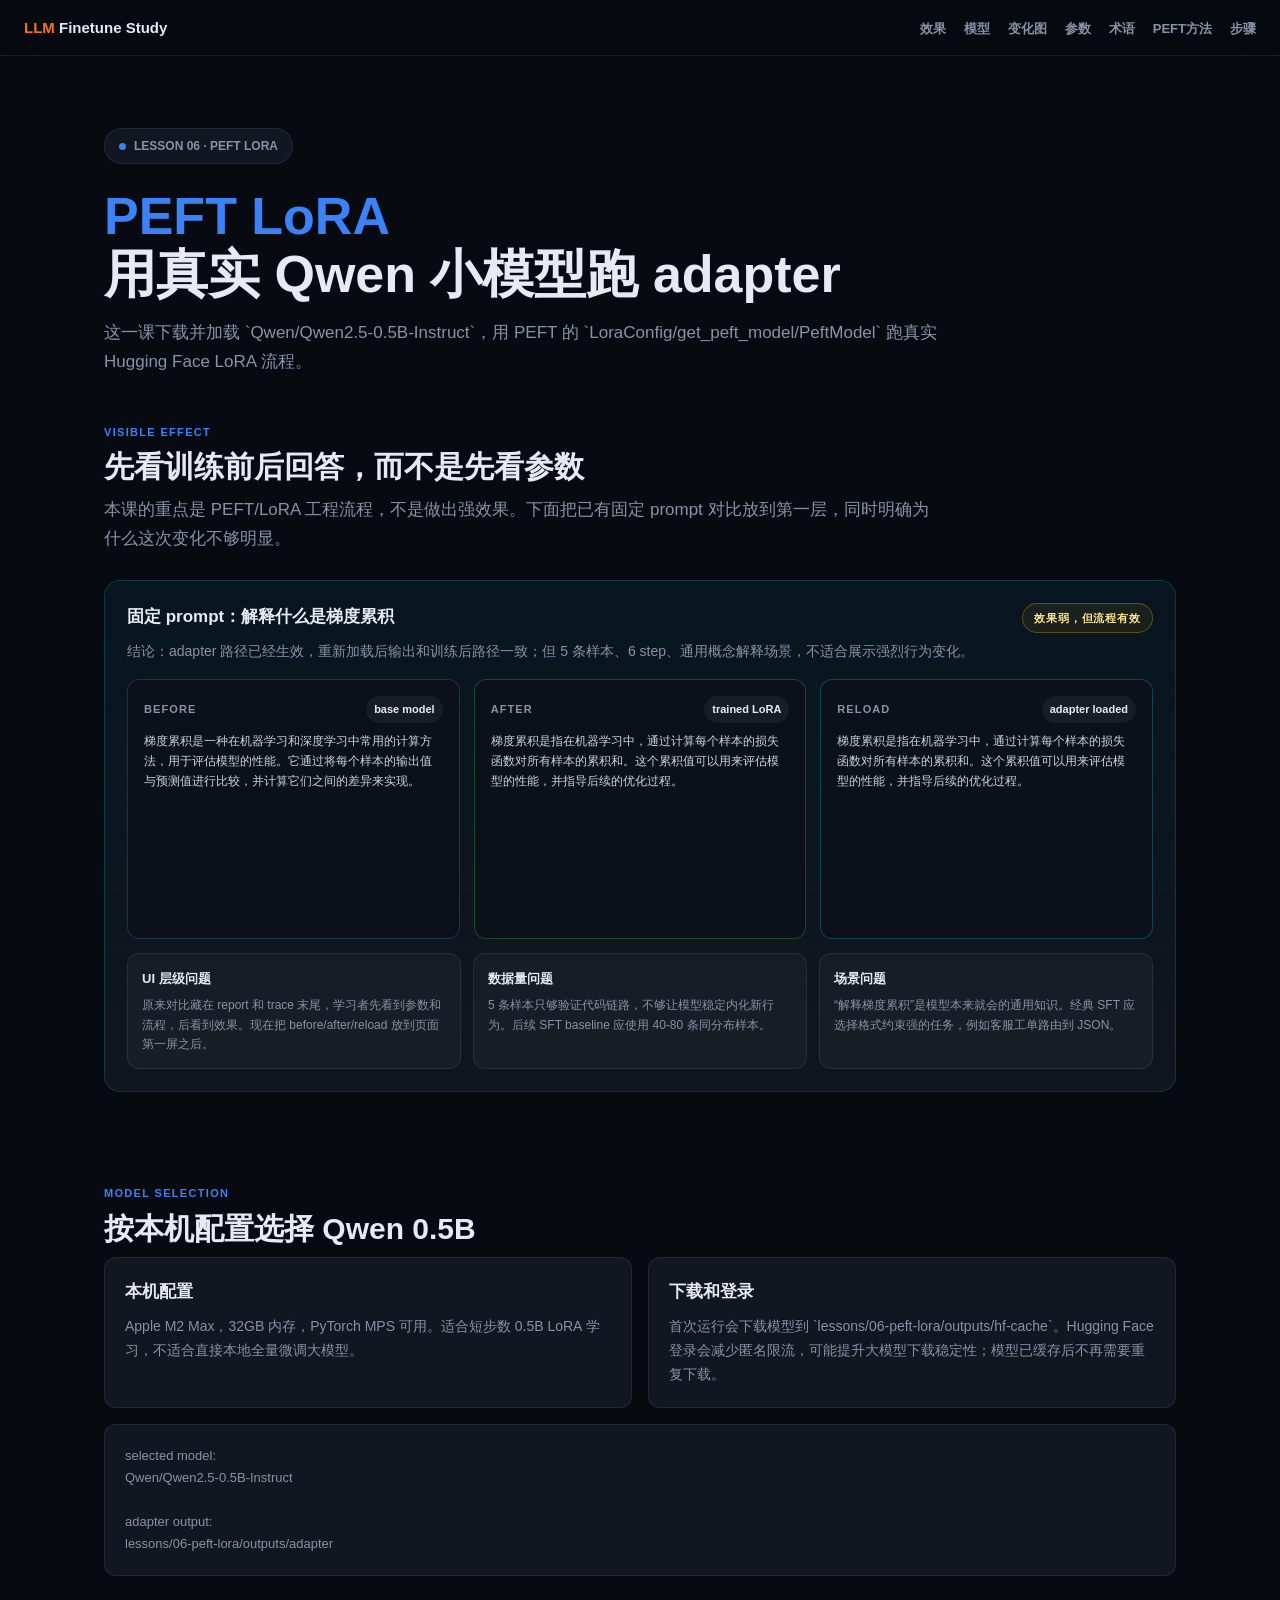
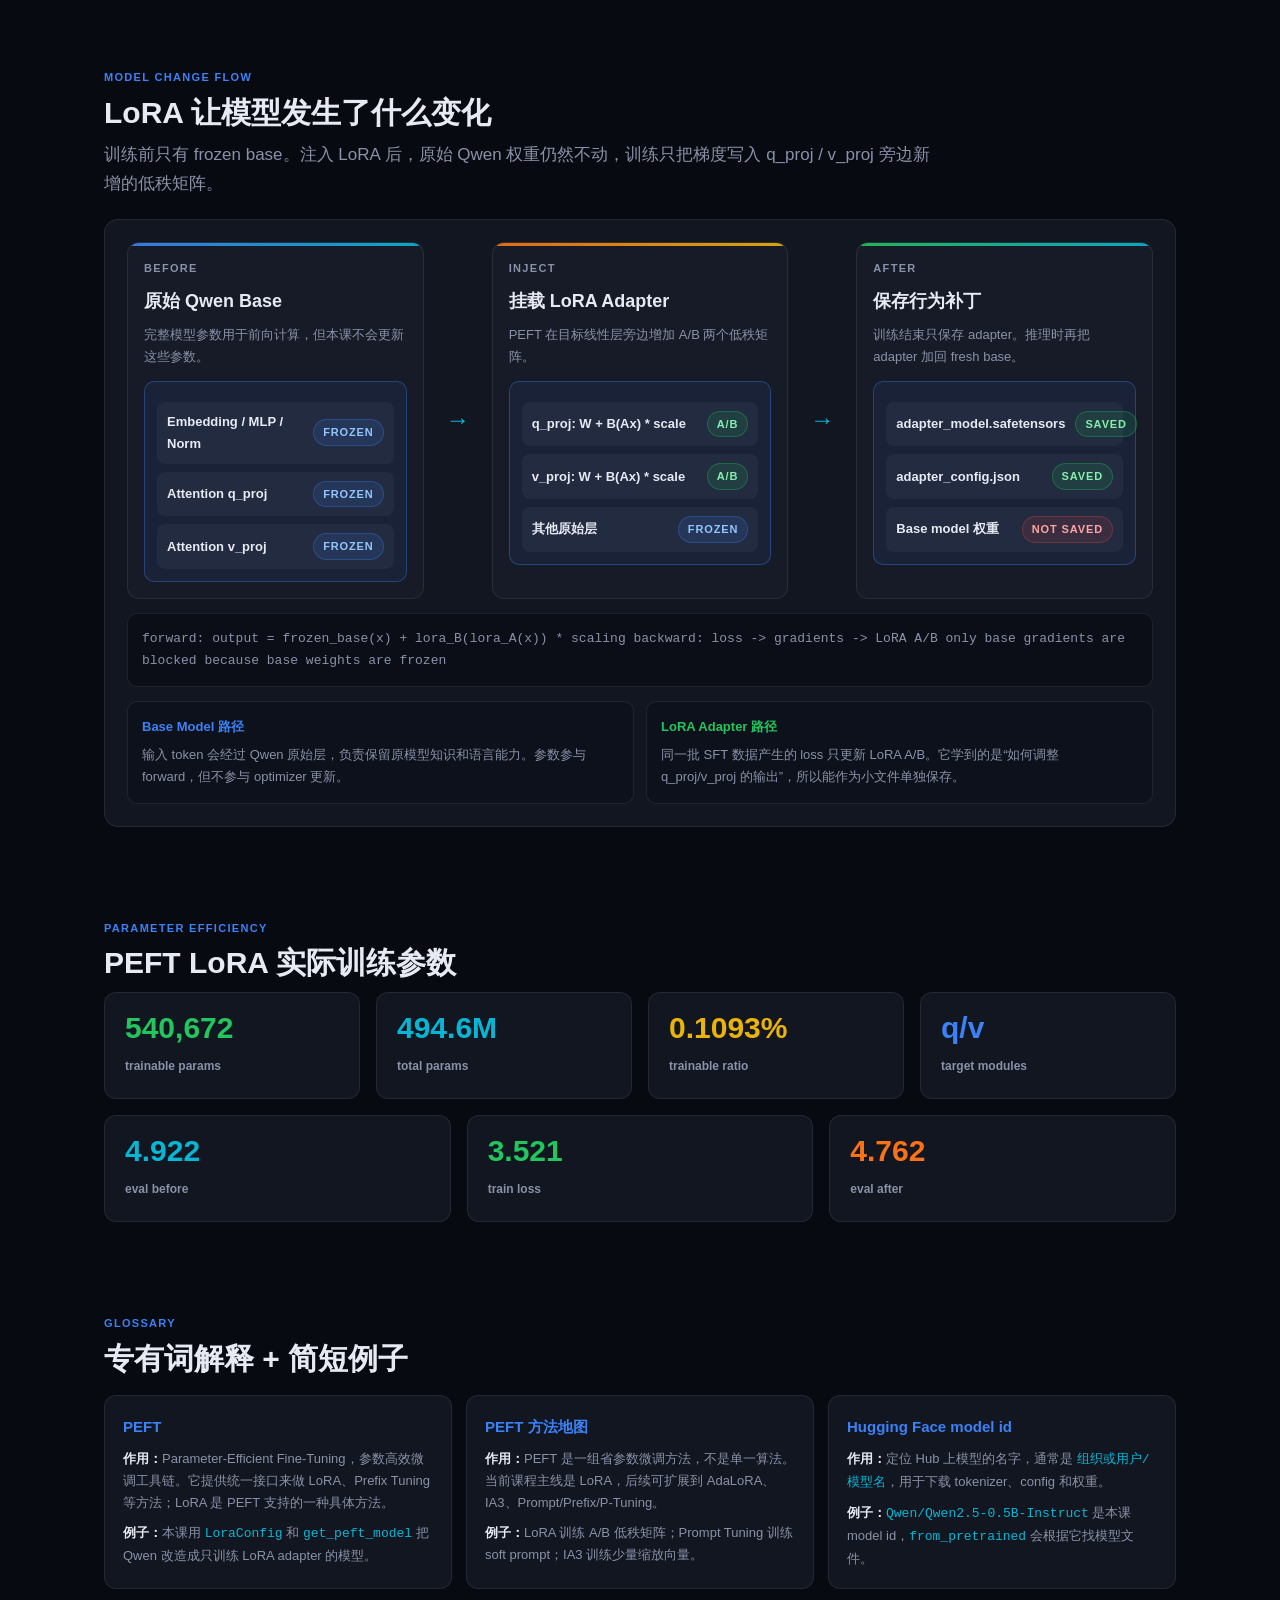
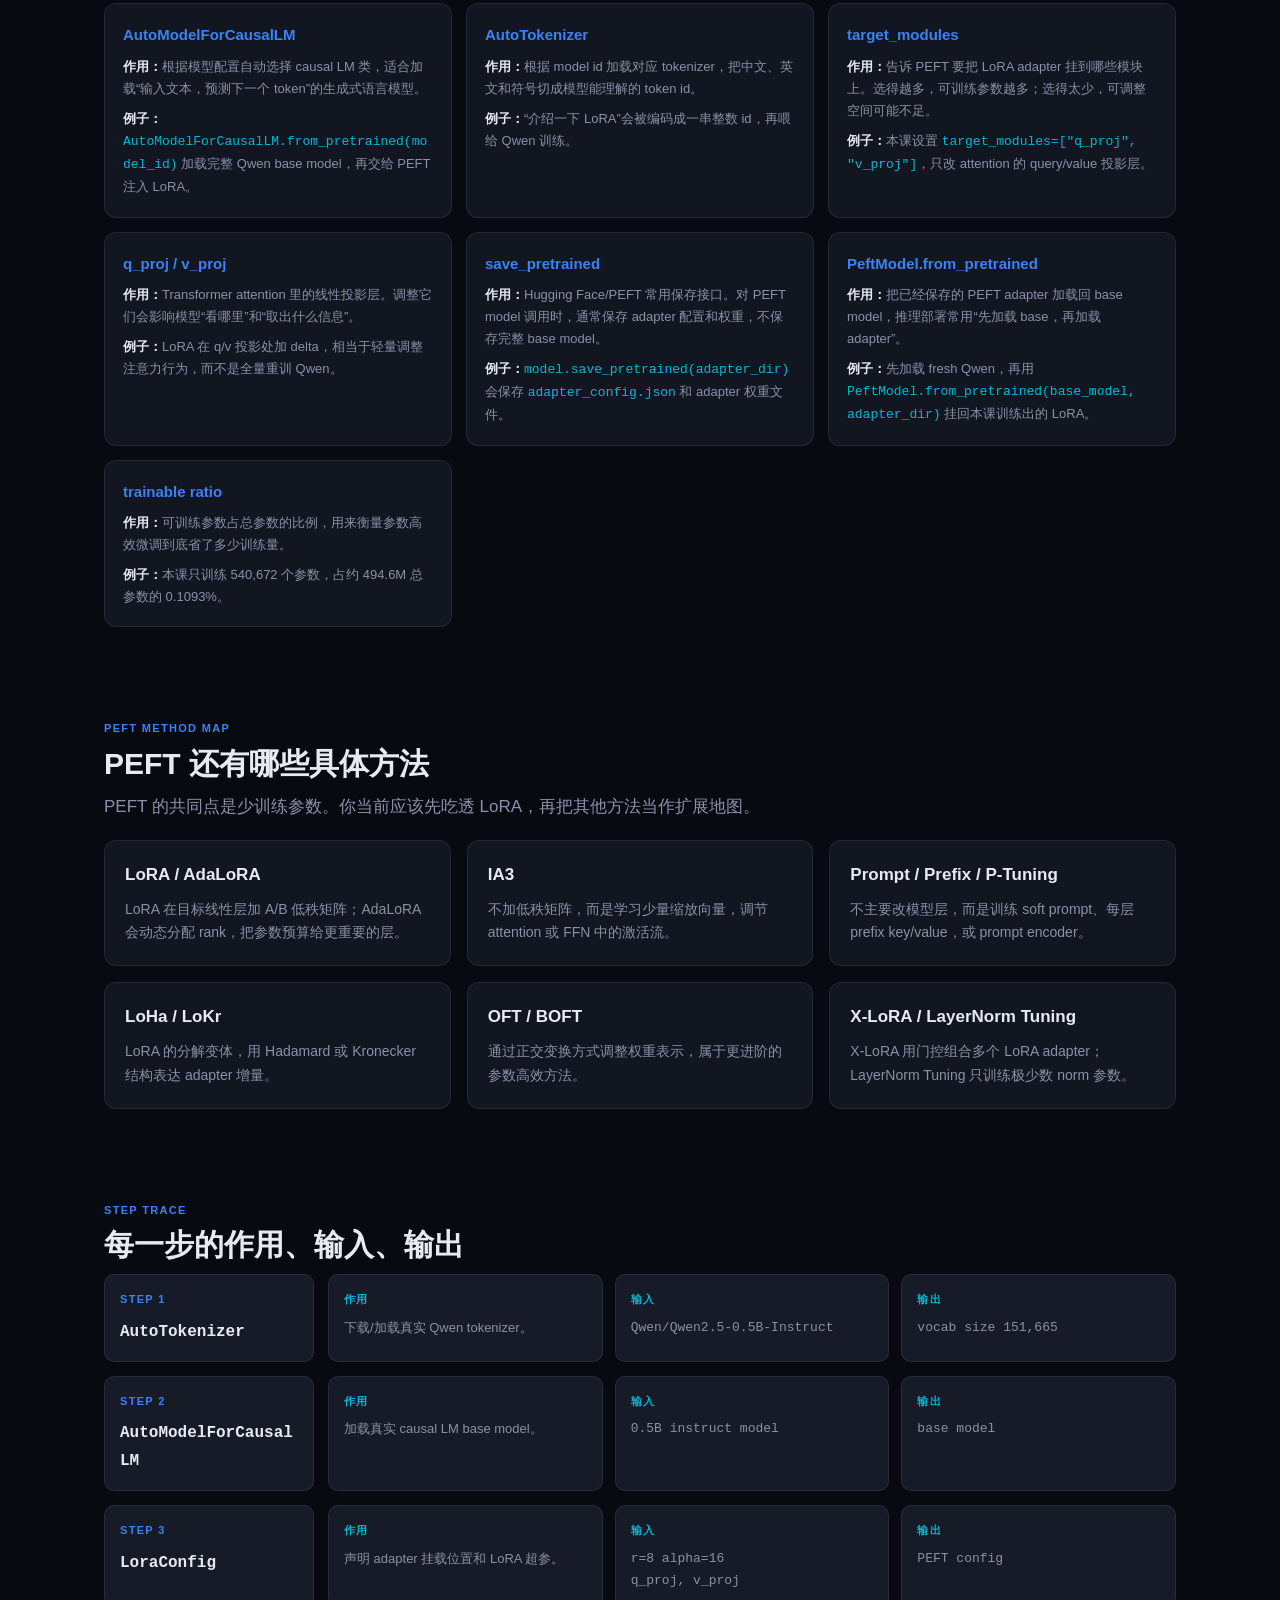
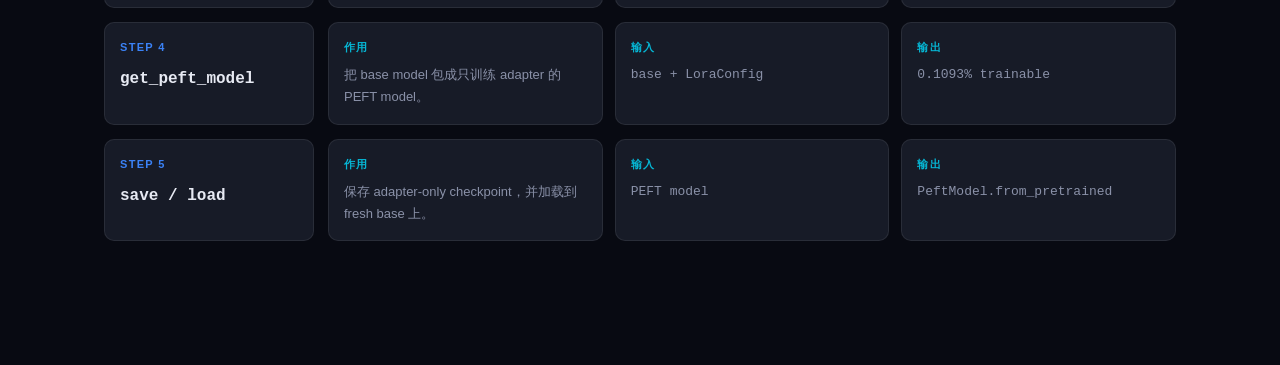
<file: lessons/06-peft-lora/index.html>
<!DOCTYPE html>
<html lang="zh-CN">
<head>
  <meta charset="UTF-8" />
  <meta name="viewport" content="width=device-width, initial-scale=1.0" />
  <title>Lesson 06 | PEFT + Qwen LoRA</title>
  <style>
    :root {
      --bg:#080a12; --panel:#121620; --panel-2:#171b27; --ink:#e7eaf3; --muted:#8a91a8;
      --line:rgba(255,255,255,.08); --blue:#3b82f6; --cyan:#06b6d4; --green:#22c55e; --orange:#f97316; --gold:#eab308; --red:#ef4444;
    }
    * { box-sizing:border-box; margin:0; padding:0; }
    body { background:var(--bg); color:var(--ink); font-family:-apple-system,"SF Pro Display","PingFang SC","Microsoft YaHei",sans-serif; line-height:1.7; }
    code, pre, .mono { font-family:"SF Mono",Menlo,Consolas,monospace; }
    .nav { position:sticky; top:0; height:56px; padding:0 24px; display:flex; align-items:center; justify-content:space-between; border-bottom:1px solid var(--line); background:rgba(8,10,18,.82); backdrop-filter:blur(20px); }
    .brand { font-weight:800; font-size:15px; } .brand span { color:var(--orange); }
    .nav a { color:var(--muted); text-decoration:none; margin-left:18px; font-size:13px; font-weight:700; }
    .wrap { max-width:1120px; margin:0 auto; padding:72px 24px; }
    .badge { display:inline-flex; gap:8px; align-items:center; padding:7px 14px; border-radius:999px; border:1px solid var(--line); background:var(--panel); color:var(--muted); font-size:12px; font-weight:900; margin-bottom:24px; }
    .dot { width:7px; height:7px; border-radius:50%; background:var(--blue); }
    h1 { font-size:52px; line-height:1.1; letter-spacing:0; margin-bottom:16px; } h1 span,.kicker { color:var(--blue); }
    .lead { color:var(--muted); font-size:17px; max-width:840px; }
    .section { padding:46px 0; } .kicker { font-size:11px; letter-spacing:.12em; text-transform:uppercase; font-weight:900; margin-bottom:8px; }
    h2 { font-size:30px; line-height:1.22; margin-bottom:10px; }
    .grid-4,.grid-3,.grid-2 { display:grid; gap:16px; }
    .grid-4 { grid-template-columns:repeat(4,1fr); } .grid-3 { grid-template-columns:repeat(3,1fr); } .grid-2 { grid-template-columns:1fr 1fr; }
    .card,.code { background:var(--panel); border:1px solid var(--line); border-radius:12px; padding:20px; }
    .card-title { font-size:17px; font-weight:900; margin-bottom:8px; } .card-body { color:var(--muted); font-size:14px; }
    .metric strong { display:block; font-size:30px; line-height:1; margin-bottom:8px; }
    .metric span { color:var(--muted); font-size:12px; font-weight:800; }
    .code { color:var(--muted); white-space:pre-wrap; overflow-x:auto; font-size:13px; }
    .effect-panel { margin-top:26px; border:1px solid rgba(6,182,212,.22); border-radius:16px; background:linear-gradient(180deg,rgba(6,182,212,.07),rgba(18,22,32,.94)); padding:22px; }
    .effect-head { display:flex; align-items:flex-start; justify-content:space-between; gap:18px; margin-bottom:16px; }
    .effect-status { display:inline-flex; align-items:center; min-height:30px; padding:5px 11px; border-radius:999px; border:1px solid rgba(234,179,8,.32); background:rgba(234,179,8,.08); color:#fde68a; font-size:11px; font-weight:900; text-transform:uppercase; letter-spacing:.08em; white-space:nowrap; }
    .compare-grid { display:grid; grid-template-columns:repeat(3,minmax(0,1fr)); gap:14px; }
    .compare-card { min-height:260px; border:1px solid var(--line); border-radius:12px; background:#0c1019; padding:16px; display:flex; flex-direction:column; gap:10px; overflow:hidden; }
    .compare-card.base { border-color:rgba(59,130,246,.28); }
    .compare-card.tuned { border-color:rgba(34,197,94,.32); }
    .compare-card.reload { border-color:rgba(6,182,212,.32); }
    .compare-label { display:flex; align-items:center; justify-content:space-between; gap:10px; color:var(--muted); font-size:11px; font-weight:900; letter-spacing:.1em; text-transform:uppercase; }
    .compare-label span { display:inline-flex; padding:4px 8px; border-radius:999px; background:rgba(255,255,255,.05); color:var(--ink); letter-spacing:0; text-transform:none; }
    .compare-text { color:#cbd5e1; font-size:12px; line-height:1.65; white-space:pre-wrap; overflow:auto; max-height:190px; padding-right:4px; }
    .diagnosis-grid { display:grid; grid-template-columns:repeat(3,minmax(0,1fr)); gap:12px; margin-top:14px; }
    .diagnosis { border:1px solid var(--line); border-radius:12px; padding:14px; background:rgba(255,255,255,.035); }
    .diagnosis strong { display:block; color:var(--ink); font-size:13px; margin-bottom:6px; }
    .diagnosis p { color:var(--muted); font-size:12px; line-height:1.6; }
    .trace { display:grid; grid-template-columns:210px 1fr; gap:14px; margin-bottom:14px; }
    .side,.block { background:var(--panel-2); border:1px solid var(--line); border-radius:10px; padding:15px; }
    .side-num { color:var(--blue); font-size:11px; letter-spacing:.12em; font-weight:900; text-transform:uppercase; margin-bottom:10px; }
    .api { font-weight:900; overflow-wrap:anywhere; } .blocks { display:grid; grid-template-columns:1fr 1fr 1fr; gap:12px; }
    .label { color:var(--cyan); font-size:11px; letter-spacing:.12em; font-weight:900; text-transform:uppercase; margin-bottom:8px; }
    .text { color:var(--muted); font-size:13px; }
    .flow-panel { margin-top:20px; background:var(--panel); border:1px solid var(--line); border-radius:14px; padding:22px; }
    .flow-row { display:grid; grid-template-columns:1fr 44px 1fr 44px 1fr; align-items:stretch; gap:12px; }
    .flow-node { min-height:150px; background:var(--panel-2); border:1px solid var(--line); border-radius:12px; padding:16px; position:relative; overflow:hidden; }
    .flow-node::before { content:""; position:absolute; inset:0 0 auto 0; height:3px; background:linear-gradient(90deg,var(--blue),var(--cyan)); opacity:.9; }
    .flow-node.orange::before { background:linear-gradient(90deg,var(--orange),var(--gold)); }
    .flow-node.green::before { background:linear-gradient(90deg,var(--green),var(--cyan)); }
    .flow-step { color:var(--muted); font-size:11px; font-weight:900; letter-spacing:.12em; text-transform:uppercase; margin-bottom:8px; }
    .flow-title { font-size:18px; font-weight:900; margin-bottom:8px; }
    .flow-meta { color:var(--muted); font-size:13px; overflow-wrap:anywhere; }
    .flow-arrow { display:flex; align-items:center; justify-content:center; color:var(--cyan); font-size:24px; font-weight:900; }
    .model-box { margin-top:12px; border:1px solid rgba(59,130,246,.35); border-radius:10px; padding:12px; background:rgba(59,130,246,.08); }
    .model-layer { display:flex; align-items:center; justify-content:space-between; gap:10px; padding:9px 10px; border-radius:8px; background:rgba(255,255,255,.04); margin-top:8px; color:var(--ink); font-size:13px; font-weight:800; }
    .state { display:inline-flex; align-items:center; min-height:24px; padding:3px 9px; border-radius:999px; font-size:11px; font-weight:900; letter-spacing:.08em; text-transform:uppercase; white-space:nowrap; }
    .frozen { color:#93c5fd; background:rgba(59,130,246,.14); border:1px solid rgba(59,130,246,.3); }
    .trainable { color:#86efac; background:rgba(34,197,94,.13); border:1px solid rgba(34,197,94,.3); }
    .blocked { color:#fca5a5; background:rgba(239,68,68,.12); border:1px solid rgba(239,68,68,.28); }
    .formula { margin-top:14px; padding:14px; border-radius:10px; border:1px solid var(--line); background:#0b0e17; color:var(--muted); font-size:13px; overflow-x:auto; }
    .gradient-grid { display:grid; grid-template-columns:1fr 1fr; gap:12px; margin-top:14px; }
    .gradient-card { border:1px solid var(--line); border-radius:10px; padding:14px; background:#0d111b; }
    .gradient-title { font-size:13px; font-weight:900; margin-bottom:6px; }
    .gradient-text { color:var(--muted); font-size:13px; }
    .term-grid { display:grid; grid-template-columns:repeat(3,minmax(0,1fr)); gap:14px; margin-top:18px; }
    .term { background:var(--panel); border:1px solid var(--line); border-radius:12px; padding:18px; }
    .term-name { color:var(--blue); font-size:15px; font-weight:900; margin-bottom:8px; }
    .term p { color:var(--muted); font-size:13px; margin-top:8px; }
    .term b { color:var(--ink); font-weight:900; }
    .term .mono { color:var(--cyan); overflow-wrap:anywhere; }
    @media (max-width:900px){ h1{font-size:36px}.grid-4,.grid-3,.grid-2,.trace,.blocks,.flow-row,.gradient-grid,.compare-grid,.diagnosis-grid{grid-template-columns:1fr}.flow-arrow{display:none}.nav a{display:none}.effect-head{display:block}.effect-status{margin-top:12px} }
    @media (max-width:900px){ .term-grid{grid-template-columns:1fr} }
  </style>
</head>
<body>
  <nav class="nav"><div class="brand"><span>LLM</span> Finetune Study</div><div><a href="#effect">效果</a><a href="#model">模型</a><a href="#flow">变化图</a><a href="#params">参数</a><a href="#terms">术语</a><a href="#peft-methods">PEFT方法</a><a href="#trace">步骤</a></div></nav>
  <main class="wrap">
    <div class="badge"><span class="dot"></span> LESSON 06 · PEFT LORA</div>
    <h1><span>PEFT LoRA</span><br />用真实 Qwen 小模型跑 adapter</h1>
    <p class="lead">这一课下载并加载 `Qwen/Qwen2.5-0.5B-Instruct`，用 PEFT 的 `LoraConfig/get_peft_model/PeftModel` 跑真实 Hugging Face LoRA 流程。</p>

    <section class="section" id="effect">
      <div class="kicker">VISIBLE EFFECT</div>
      <h2>先看训练前后回答，而不是先看参数</h2>
      <p class="lead">本课的重点是 PEFT/LoRA 工程流程，不是做出强效果。下面把已有固定 prompt 对比放到第一层，同时明确为什么这次变化不够明显。</p>
      <div class="effect-panel">
        <div class="effect-head">
          <div>
            <div class="card-title">固定 prompt：解释什么是梯度累积</div>
            <p class="card-body">结论：adapter 路径已经生效，重新加载后输出和训练后路径一致；但 5 条样本、6 step、通用概念解释场景，不适合展示强烈行为变化。</p>
          </div>
          <div class="effect-status">效果弱，但流程有效</div>
        </div>
        <div class="compare-grid">
          <div class="compare-card base">
            <div class="compare-label">Before <span>base model</span></div>
            <div class="compare-text mono">梯度累积是一种在机器学习和深度学习中常用的计算方法，用于评估模型的性能。它通过将每个样本的输出值与预测值进行比较，并计算它们之间的差异来实现。</div>
          </div>
          <div class="compare-card tuned">
            <div class="compare-label">After <span>trained LoRA</span></div>
            <div class="compare-text mono">梯度累积是指在机器学习中，通过计算每个样本的损失函数对所有样本的累积和。这个累积值可以用来评估模型的性能，并指导后续的优化过程。</div>
          </div>
          <div class="compare-card reload">
            <div class="compare-label">Reload <span>adapter loaded</span></div>
            <div class="compare-text mono">梯度累积是指在机器学习中，通过计算每个样本的损失函数对所有样本的累积和。这个累积值可以用来评估模型的性能，并指导后续的优化过程。</div>
          </div>
        </div>
        <div class="diagnosis-grid">
          <div class="diagnosis"><strong>UI 层级问题</strong><p>原来对比藏在 report 和 trace 末尾，学习者先看到参数和流程，后看到效果。现在把 before/after/reload 放到页面第一屏之后。</p></div>
          <div class="diagnosis"><strong>数据量问题</strong><p>5 条样本只够验证代码链路，不够让模型稳定内化新行为。后续 SFT baseline 应使用 40-80 条同分布样本。</p></div>
          <div class="diagnosis"><strong>场景问题</strong><p>“解释梯度累积”是模型本来就会的通用知识。经典 SFT 应选择格式约束强的任务，例如客服工单路由到 JSON。</p></div>
        </div>
      </div>
    </section>

    <section class="section" id="model">
      <div class="kicker">MODEL SELECTION</div>
      <h2>按本机配置选择 Qwen 0.5B</h2>
      <div class="grid-2">
        <div class="card">
          <div class="card-title">本机配置</div>
          <p class="card-body">Apple M2 Max，32GB 内存，PyTorch MPS 可用。适合短步数 0.5B LoRA 学习，不适合直接本地全量微调大模型。</p>
        </div>
        <div class="card">
          <div class="card-title">下载和登录</div>
          <p class="card-body">首次运行会下载模型到 `lessons/06-peft-lora/outputs/hf-cache`。Hugging Face 登录会减少匿名限流，可能提升大模型下载稳定性；模型已缓存后不再需要重复下载。</p>
        </div>
      </div>
      <div class="code" style="margin-top:16px;">selected model:
Qwen/Qwen2.5-0.5B-Instruct

adapter output:
lessons/06-peft-lora/outputs/adapter</div>
    </section>

    <section class="section" id="flow">
      <div class="kicker">MODEL CHANGE FLOW</div>
      <h2>LoRA 让模型发生了什么变化</h2>
      <p class="lead">训练前只有 frozen base。注入 LoRA 后，原始 Qwen 权重仍然不动，训练只把梯度写入 q_proj / v_proj 旁边新增的低秩矩阵。</p>

      <div class="flow-panel">
        <div class="flow-row">
          <div class="flow-node">
            <div class="flow-step">Before</div>
            <div class="flow-title">原始 Qwen Base</div>
            <div class="flow-meta">完整模型参数用于前向计算，但本课不会更新这些参数。</div>
            <div class="model-box">
              <div class="model-layer"><span>Embedding / MLP / Norm</span><span class="state frozen">frozen</span></div>
              <div class="model-layer"><span>Attention q_proj</span><span class="state frozen">frozen</span></div>
              <div class="model-layer"><span>Attention v_proj</span><span class="state frozen">frozen</span></div>
            </div>
          </div>
          <div class="flow-arrow">→</div>
          <div class="flow-node orange">
            <div class="flow-step">Inject</div>
            <div class="flow-title">挂载 LoRA Adapter</div>
            <div class="flow-meta">PEFT 在目标线性层旁边增加 A/B 两个低秩矩阵。</div>
            <div class="model-box">
              <div class="model-layer"><span>q_proj: W + B(Ax) * scale</span><span class="state trainable">A/B</span></div>
              <div class="model-layer"><span>v_proj: W + B(Ax) * scale</span><span class="state trainable">A/B</span></div>
              <div class="model-layer"><span>其他原始层</span><span class="state frozen">frozen</span></div>
            </div>
          </div>
          <div class="flow-arrow">→</div>
          <div class="flow-node green">
            <div class="flow-step">After</div>
            <div class="flow-title">保存行为补丁</div>
            <div class="flow-meta">训练结束只保存 adapter。推理时再把 adapter 加回 fresh base。</div>
            <div class="model-box">
              <div class="model-layer"><span>adapter_model.safetensors</span><span class="state trainable">saved</span></div>
              <div class="model-layer"><span>adapter_config.json</span><span class="state trainable">saved</span></div>
              <div class="model-layer"><span>Base model 权重</span><span class="state blocked">not saved</span></div>
            </div>
          </div>
        </div>

        <div class="formula mono">forward:
output = frozen_base(x) + lora_B(lora_A(x)) * scaling

backward:
loss -> gradients -> LoRA A/B only
base gradients are blocked because base weights are frozen</div>

        <div class="gradient-grid">
          <div class="gradient-card">
            <div class="gradient-title" style="color:var(--blue)">Base Model 路径</div>
            <div class="gradient-text">输入 token 会经过 Qwen 原始层，负责保留原模型知识和语言能力。参数参与 forward，但不参与 optimizer 更新。</div>
          </div>
          <div class="gradient-card">
            <div class="gradient-title" style="color:var(--green)">LoRA Adapter 路径</div>
            <div class="gradient-text">同一批 SFT 数据产生的 loss 只更新 LoRA A/B。它学到的是“如何调整 q_proj/v_proj 的输出”，所以能作为小文件单独保存。</div>
          </div>
        </div>
      </div>
    </section>

    <section class="section" id="params">
      <div class="kicker">PARAMETER EFFICIENCY</div>
      <h2>PEFT LoRA 实际训练参数</h2>
      <div class="grid-4">
        <div class="card metric"><strong style="color:var(--green)">540,672</strong><span>trainable params</span></div>
        <div class="card metric"><strong style="color:var(--cyan)">494.6M</strong><span>total params</span></div>
        <div class="card metric"><strong style="color:var(--gold)">0.1093%</strong><span>trainable ratio</span></div>
        <div class="card metric"><strong style="color:var(--blue)">q/v</strong><span>target modules</span></div>
      </div>
      <div class="grid-3" style="margin-top:16px;">
        <div class="card metric"><strong style="color:var(--cyan)">4.922</strong><span>eval before</span></div>
        <div class="card metric"><strong style="color:var(--green)">3.521</strong><span>train loss</span></div>
        <div class="card metric"><strong style="color:var(--orange)">4.762</strong><span>eval after</span></div>
      </div>
    </section>

    <section class="section" id="terms">
      <div class="kicker">GLOSSARY</div>
      <h2>专有词解释 + 简短例子</h2>
      <div class="term-grid">
        <div class="term">
          <div class="term-name">PEFT</div>
          <p><b>作用：</b>Parameter-Efficient Fine-Tuning，参数高效微调工具链。它提供统一接口来做 LoRA、Prefix Tuning 等方法；LoRA 是 PEFT 支持的一种具体方法。</p>
          <p><b>例子：</b>本课用 <span class="mono">LoraConfig</span> 和 <span class="mono">get_peft_model</span> 把 Qwen 改造成只训练 LoRA adapter 的模型。</p>
        </div>
        <div class="term">
          <div class="term-name">PEFT 方法地图</div>
          <p><b>作用：</b>PEFT 是一组省参数微调方法，不是单一算法。当前课程主线是 LoRA，后续可扩展到 AdaLoRA、IA3、Prompt/Prefix/P-Tuning。</p>
          <p><b>例子：</b>LoRA 训练 A/B 低秩矩阵；Prompt Tuning 训练 soft prompt；IA3 训练少量缩放向量。</p>
        </div>
        <div class="term">
          <div class="term-name">Hugging Face model id</div>
          <p><b>作用：</b>定位 Hub 上模型的名字，通常是 <span class="mono">组织或用户/模型名</span>，用于下载 tokenizer、config 和权重。</p>
          <p><b>例子：</b><span class="mono">Qwen/Qwen2.5-0.5B-Instruct</span> 是本课 model id，<span class="mono">from_pretrained</span> 会根据它找模型文件。</p>
        </div>
        <div class="term">
          <div class="term-name">AutoModelForCausalLM</div>
          <p><b>作用：</b>根据模型配置自动选择 causal LM 类，适合加载“输入文本，预测下一个 token”的生成式语言模型。</p>
          <p><b>例子：</b><span class="mono">AutoModelForCausalLM.from_pretrained(model_id)</span> 加载完整 Qwen base model，再交给 PEFT 注入 LoRA。</p>
        </div>
        <div class="term">
          <div class="term-name">AutoTokenizer</div>
          <p><b>作用：</b>根据 model id 加载对应 tokenizer，把中文、英文和符号切成模型能理解的 token id。</p>
          <p><b>例子：</b>“介绍一下 LoRA”会被编码成一串整数 id，再喂给 Qwen 训练。</p>
        </div>
        <div class="term">
          <div class="term-name">target_modules</div>
          <p><b>作用：</b>告诉 PEFT 要把 LoRA adapter 挂到哪些模块上。选得越多，可训练参数越多；选得太少，可调整空间可能不足。</p>
          <p><b>例子：</b>本课设置 <span class="mono">target_modules=["q_proj", "v_proj"]</span>，只改 attention 的 query/value 投影层。</p>
        </div>
        <div class="term">
          <div class="term-name">q_proj / v_proj</div>
          <p><b>作用：</b>Transformer attention 里的线性投影层。调整它们会影响模型“看哪里”和“取出什么信息”。</p>
          <p><b>例子：</b>LoRA 在 q/v 投影处加 delta，相当于轻量调整注意力行为，而不是全量重训 Qwen。</p>
        </div>
        <div class="term">
          <div class="term-name">save_pretrained</div>
          <p><b>作用：</b>Hugging Face/PEFT 常用保存接口。对 PEFT model 调用时，通常保存 adapter 配置和权重，不保存完整 base model。</p>
          <p><b>例子：</b><span class="mono">model.save_pretrained(adapter_dir)</span> 会保存 <span class="mono">adapter_config.json</span> 和 adapter 权重文件。</p>
        </div>
        <div class="term">
          <div class="term-name">PeftModel.from_pretrained</div>
          <p><b>作用：</b>把已经保存的 PEFT adapter 加载回 base model，推理部署常用“先加载 base，再加载 adapter”。</p>
          <p><b>例子：</b>先加载 fresh Qwen，再用 <span class="mono">PeftModel.from_pretrained(base_model, adapter_dir)</span> 挂回本课训练出的 LoRA。</p>
        </div>
        <div class="term">
          <div class="term-name">trainable ratio</div>
          <p><b>作用：</b>可训练参数占总参数的比例，用来衡量参数高效微调到底省了多少训练量。</p>
          <p><b>例子：</b>本课只训练 540,672 个参数，占约 494.6M 总参数的 0.1093%。</p>
        </div>
      </div>
    </section>

    <section class="section" id="peft-methods">
      <div class="kicker">PEFT METHOD MAP</div>
      <h2>PEFT 还有哪些具体方法</h2>
      <p class="lead">PEFT 的共同点是少训练参数。你当前应该先吃透 LoRA，再把其他方法当作扩展地图。</p>
      <div class="grid-3" style="margin-top:18px;">
        <div class="card"><div class="card-title">LoRA / AdaLoRA</div><p class="card-body">LoRA 在目标线性层加 A/B 低秩矩阵；AdaLoRA 会动态分配 rank，把参数预算给更重要的层。</p></div>
        <div class="card"><div class="card-title">IA3</div><p class="card-body">不加低秩矩阵，而是学习少量缩放向量，调节 attention 或 FFN 中的激活流。</p></div>
        <div class="card"><div class="card-title">Prompt / Prefix / P-Tuning</div><p class="card-body">不主要改模型层，而是训练 soft prompt、每层 prefix key/value，或 prompt encoder。</p></div>
        <div class="card"><div class="card-title">LoHa / LoKr</div><p class="card-body">LoRA 的分解变体，用 Hadamard 或 Kronecker 结构表达 adapter 增量。</p></div>
        <div class="card"><div class="card-title">OFT / BOFT</div><p class="card-body">通过正交变换方式调整权重表示，属于更进阶的参数高效方法。</p></div>
        <div class="card"><div class="card-title">X-LoRA / LayerNorm Tuning</div><p class="card-body">X-LoRA 用门控组合多个 LoRA adapter；LayerNorm Tuning 只训练极少数 norm 参数。</p></div>
      </div>
    </section>

    <section class="section" id="trace">
      <div class="kicker">STEP TRACE</div>
      <h2>每一步的作用、输入、输出</h2>
      <div class="trace">
        <div class="side"><div class="side-num">Step 1</div><div class="api mono">AutoTokenizer</div></div>
        <div class="blocks">
          <div class="block"><div class="label">作用</div><div class="text">下载/加载真实 Qwen tokenizer。</div></div>
          <div class="block"><div class="label">输入</div><div class="text mono">Qwen/Qwen2.5-0.5B-Instruct</div></div>
          <div class="block"><div class="label">输出</div><div class="text mono">vocab size 151,665</div></div>
        </div>
      </div>
      <div class="trace">
        <div class="side"><div class="side-num">Step 2</div><div class="api mono">AutoModelForCausalLM</div></div>
        <div class="blocks">
          <div class="block"><div class="label">作用</div><div class="text">加载真实 causal LM base model。</div></div>
          <div class="block"><div class="label">输入</div><div class="text mono">0.5B instruct model</div></div>
          <div class="block"><div class="label">输出</div><div class="text mono">base model</div></div>
        </div>
      </div>
      <div class="trace">
        <div class="side"><div class="side-num">Step 3</div><div class="api mono">LoraConfig</div></div>
        <div class="blocks">
          <div class="block"><div class="label">作用</div><div class="text">声明 adapter 挂载位置和 LoRA 超参。</div></div>
          <div class="block"><div class="label">输入</div><div class="text mono">r=8 alpha=16<br />q_proj, v_proj</div></div>
          <div class="block"><div class="label">输出</div><div class="text mono">PEFT config</div></div>
        </div>
      </div>
      <div class="trace">
        <div class="side"><div class="side-num">Step 4</div><div class="api mono">get_peft_model</div></div>
        <div class="blocks">
          <div class="block"><div class="label">作用</div><div class="text">把 base model 包成只训练 adapter 的 PEFT model。</div></div>
          <div class="block"><div class="label">输入</div><div class="text mono">base + LoraConfig</div></div>
          <div class="block"><div class="label">输出</div><div class="text mono">0.1093% trainable</div></div>
        </div>
      </div>
      <div class="trace">
        <div class="side"><div class="side-num">Step 5</div><div class="api mono">save / load</div></div>
        <div class="blocks">
          <div class="block"><div class="label">作用</div><div class="text">保存 adapter-only checkpoint，并加载到 fresh base 上。</div></div>
          <div class="block"><div class="label">输入</div><div class="text mono">PEFT model</div></div>
          <div class="block"><div class="label">输出</div><div class="text mono">PeftModel.from_pretrained</div></div>
        </div>
      </div>
    </section>
  </main>
</body>
</html>
</file>
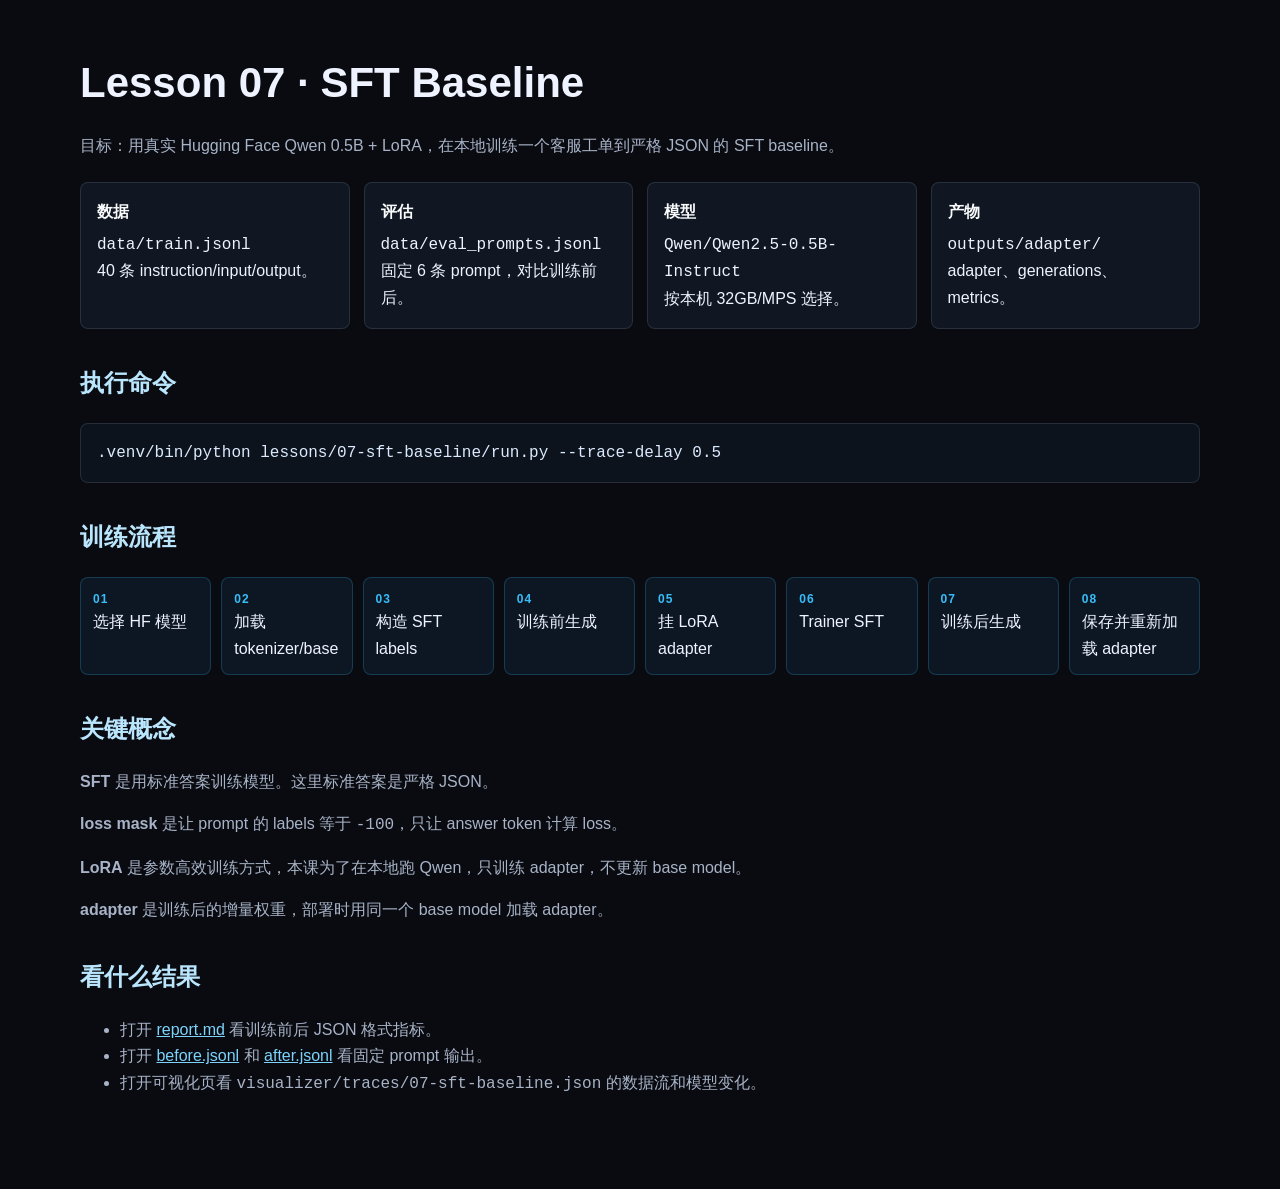
<file: lessons/07-sft-baseline/index.html>
<!DOCTYPE html>
<html lang="zh-CN">
<head>
  <meta charset="UTF-8" />
  <meta name="viewport" content="width=device-width, initial-scale=1.0" />
  <title>Lesson 07 · SFT Baseline</title>
  <style>
    body { margin:0; background:#090b10; color:#eef3ff; font-family:-apple-system,BlinkMacSystemFont,"PingFang SC",sans-serif; line-height:1.65; }
    main { max-width:1120px; margin:0 auto; padding:48px 22px 80px; }
    h1 { font-size:42px; margin:0 0 10px; }
    h2 { margin-top:34px; color:#bae6fd; }
    p, li { color:#a8b3c7; }
    code, pre { font-family:"SF Mono",Menlo,Consolas,monospace; }
    pre { overflow:auto; padding:16px; border:1px solid rgba(148,163,184,.18); border-radius:8px; background:#0d131d; color:#dbeafe; }
    .grid { display:grid; grid-template-columns:repeat(auto-fit,minmax(240px,1fr)); gap:14px; margin:22px 0; }
    .card { border:1px solid rgba(148,163,184,.18); border-radius:8px; background:#101722; padding:16px; }
    .card strong { display:block; margin-bottom:6px; color:#f8fafc; }
    .flow { display:grid; grid-template-columns:repeat(auto-fit,minmax(120px,1fr)); gap:10px; }
    .step { border:1px solid rgba(56,189,248,.22); border-radius:8px; padding:12px; background:#0d1723; }
    .step span { display:block; color:#38bdf8; font-size:12px; font-weight:800; letter-spacing:.08em; }
    a { color:#7dd3fc; }
  </style>
</head>
<body>
  <main>
    <h1>Lesson 07 · SFT Baseline</h1>
    <p>目标：用真实 Hugging Face Qwen 0.5B + LoRA，在本地训练一个客服工单到严格 JSON 的 SFT baseline。</p>
    <div class="grid">
      <div class="card"><strong>数据</strong><code>data/train.jsonl</code><br>40 条 instruction/input/output。</div>
      <div class="card"><strong>评估</strong><code>data/eval_prompts.jsonl</code><br>固定 6 条 prompt，对比训练前后。</div>
      <div class="card"><strong>模型</strong><code>Qwen/Qwen2.5-0.5B-Instruct</code><br>按本机 32GB/MPS 选择。</div>
      <div class="card"><strong>产物</strong><code>outputs/adapter/</code><br>adapter、generations、metrics。</div>
    </div>
    <h2>执行命令</h2>
    <pre>.venv/bin/python lessons/07-sft-baseline/run.py --trace-delay 0.5</pre>
    <h2>训练流程</h2>
    <div class="flow">
      <div class="step"><span>01</span>选择 HF 模型</div>
      <div class="step"><span>02</span>加载 tokenizer/base</div>
      <div class="step"><span>03</span>构造 SFT labels</div>
      <div class="step"><span>04</span>训练前生成</div>
      <div class="step"><span>05</span>挂 LoRA adapter</div>
      <div class="step"><span>06</span>Trainer SFT</div>
      <div class="step"><span>07</span>训练后生成</div>
      <div class="step"><span>08</span>保存并重新加载 adapter</div>
    </div>
    <h2>关键概念</h2>
    <p><strong>SFT</strong> 是用标准答案训练模型。这里标准答案是严格 JSON。</p>
    <p><strong>loss mask</strong> 是让 prompt 的 labels 等于 <code>-100</code>，只让 answer token 计算 loss。</p>
    <p><strong>LoRA</strong> 是参数高效训练方式，本课为了在本地跑 Qwen，只训练 adapter，不更新 base model。</p>
    <p><strong>adapter</strong> 是训练后的增量权重，部署时用同一个 base model 加载 adapter。</p>
    <h2>看什么结果</h2>
    <ul>
      <li>打开 <a href="report.md">report.md</a> 看训练前后 JSON 格式指标。</li>
      <li>打开 <a href="outputs/generations/before.jsonl">before.jsonl</a> 和 <a href="outputs/generations/after.jsonl">after.jsonl</a> 看固定 prompt 输出。</li>
      <li>打开可视化页看 <code>visualizer/traces/07-sft-baseline.json</code> 的数据流和模型变化。</li>
    </ul>
  </main>
</body>
</html>
</file>
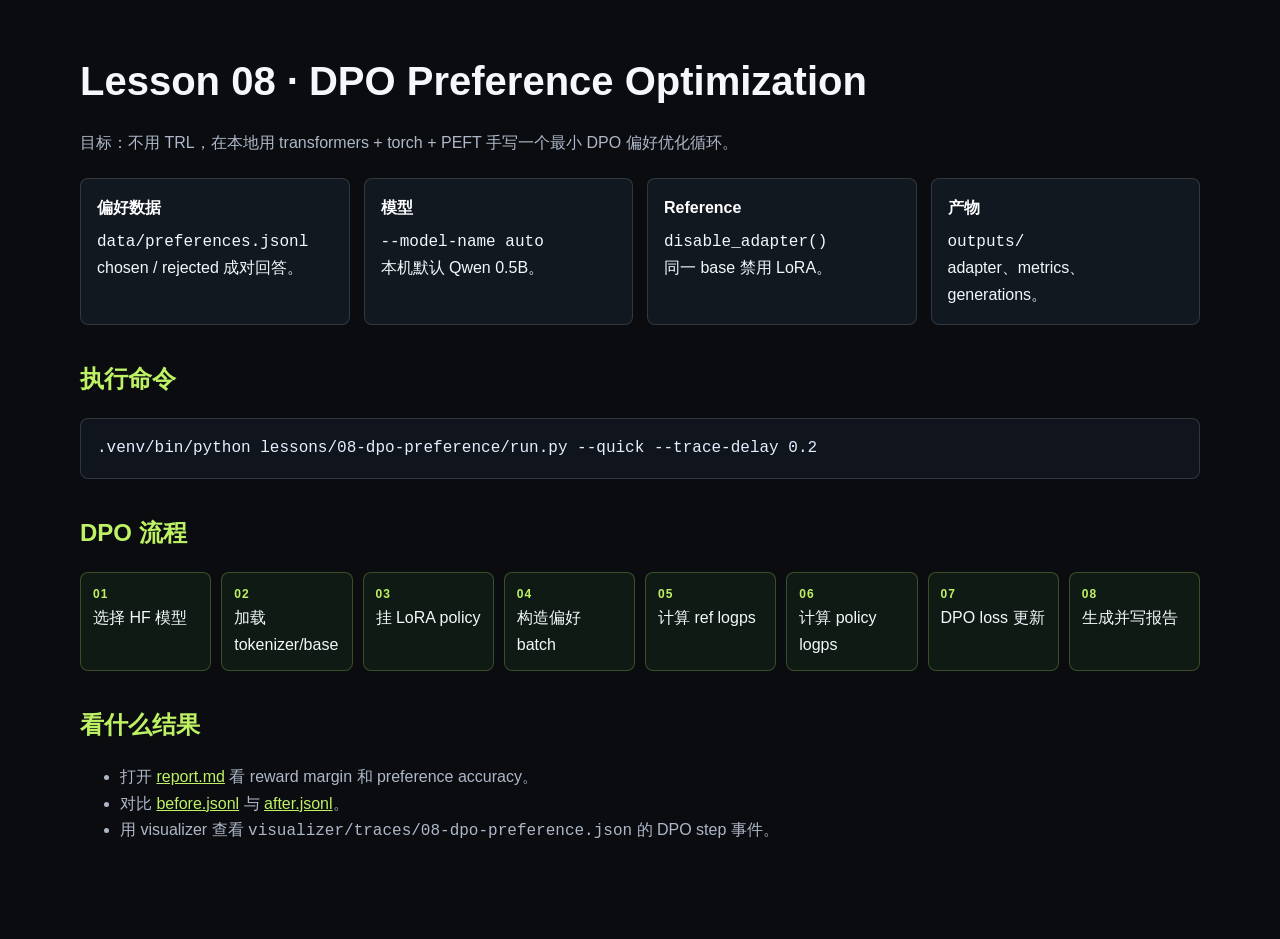
<file: lessons/08-dpo-preference/index.html>
<!DOCTYPE html>
<html lang="zh-CN">
<head>
  <meta charset="UTF-8" />
  <meta name="viewport" content="width=device-width, initial-scale=1.0" />
  <title>Lesson 08 · DPO Preference Optimization</title>
  <style>
    body { margin:0; background:#0a0c10; color:#f4f7fb; font-family:-apple-system,BlinkMacSystemFont,"PingFang SC",sans-serif; line-height:1.65; }
    main { max-width:1120px; margin:0 auto; padding:48px 22px 80px; }
    h1 { font-size:40px; margin:0 0 10px; }
    h2 { margin-top:34px; color:#bef264; }
    p, li { color:#aeb8c8; }
    code, pre { font-family:"SF Mono",Menlo,Consolas,monospace; }
    pre { overflow:auto; padding:16px; border:1px solid rgba(174,184,200,.2); border-radius:8px; background:#10151d; color:#e5edff; }
    .grid { display:grid; grid-template-columns:repeat(auto-fit,minmax(240px,1fr)); gap:14px; margin:22px 0; }
    .card { border:1px solid rgba(174,184,200,.2); border-radius:8px; background:#111820; padding:16px; }
    .card strong { display:block; margin-bottom:6px; color:#ffffff; }
    .flow { display:grid; grid-template-columns:repeat(auto-fit,minmax(128px,1fr)); gap:10px; }
    .step { border:1px solid rgba(190,242,100,.24); border-radius:8px; padding:12px; background:#101a14; }
    .step span { display:block; color:#bef264; font-size:12px; font-weight:800; letter-spacing:.08em; }
    a { color:#bef264; }
  </style>
</head>
<body>
  <main>
    <h1>Lesson 08 · DPO Preference Optimization</h1>
    <p>目标：不用 TRL，在本地用 transformers + torch + PEFT 手写一个最小 DPO 偏好优化循环。</p>
    <div class="grid">
      <div class="card"><strong>偏好数据</strong><code>data/preferences.jsonl</code><br>chosen / rejected 成对回答。</div>
      <div class="card"><strong>模型</strong><code>--model-name auto</code><br>本机默认 Qwen 0.5B。</div>
      <div class="card"><strong>Reference</strong><code>disable_adapter()</code><br>同一 base 禁用 LoRA。</div>
      <div class="card"><strong>产物</strong><code>outputs/</code><br>adapter、metrics、generations。</div>
    </div>
    <h2>执行命令</h2>
    <pre>.venv/bin/python lessons/08-dpo-preference/run.py --quick --trace-delay 0.2</pre>
    <h2>DPO 流程</h2>
    <div class="flow">
      <div class="step"><span>01</span>选择 HF 模型</div>
      <div class="step"><span>02</span>加载 tokenizer/base</div>
      <div class="step"><span>03</span>挂 LoRA policy</div>
      <div class="step"><span>04</span>构造偏好 batch</div>
      <div class="step"><span>05</span>计算 ref logps</div>
      <div class="step"><span>06</span>计算 policy logps</div>
      <div class="step"><span>07</span>DPO loss 更新</div>
      <div class="step"><span>08</span>生成并写报告</div>
    </div>
    <h2>看什么结果</h2>
    <ul>
      <li>打开 <a href="report.md">report.md</a> 看 reward margin 和 preference accuracy。</li>
      <li>对比 <a href="outputs/generations/before.jsonl">before.jsonl</a> 与 <a href="outputs/generations/after.jsonl">after.jsonl</a>。</li>
      <li>用 visualizer 查看 <code>visualizer/traces/08-dpo-preference.json</code> 的 DPO step 事件。</li>
    </ul>
  </main>
</body>
</html>
</file>
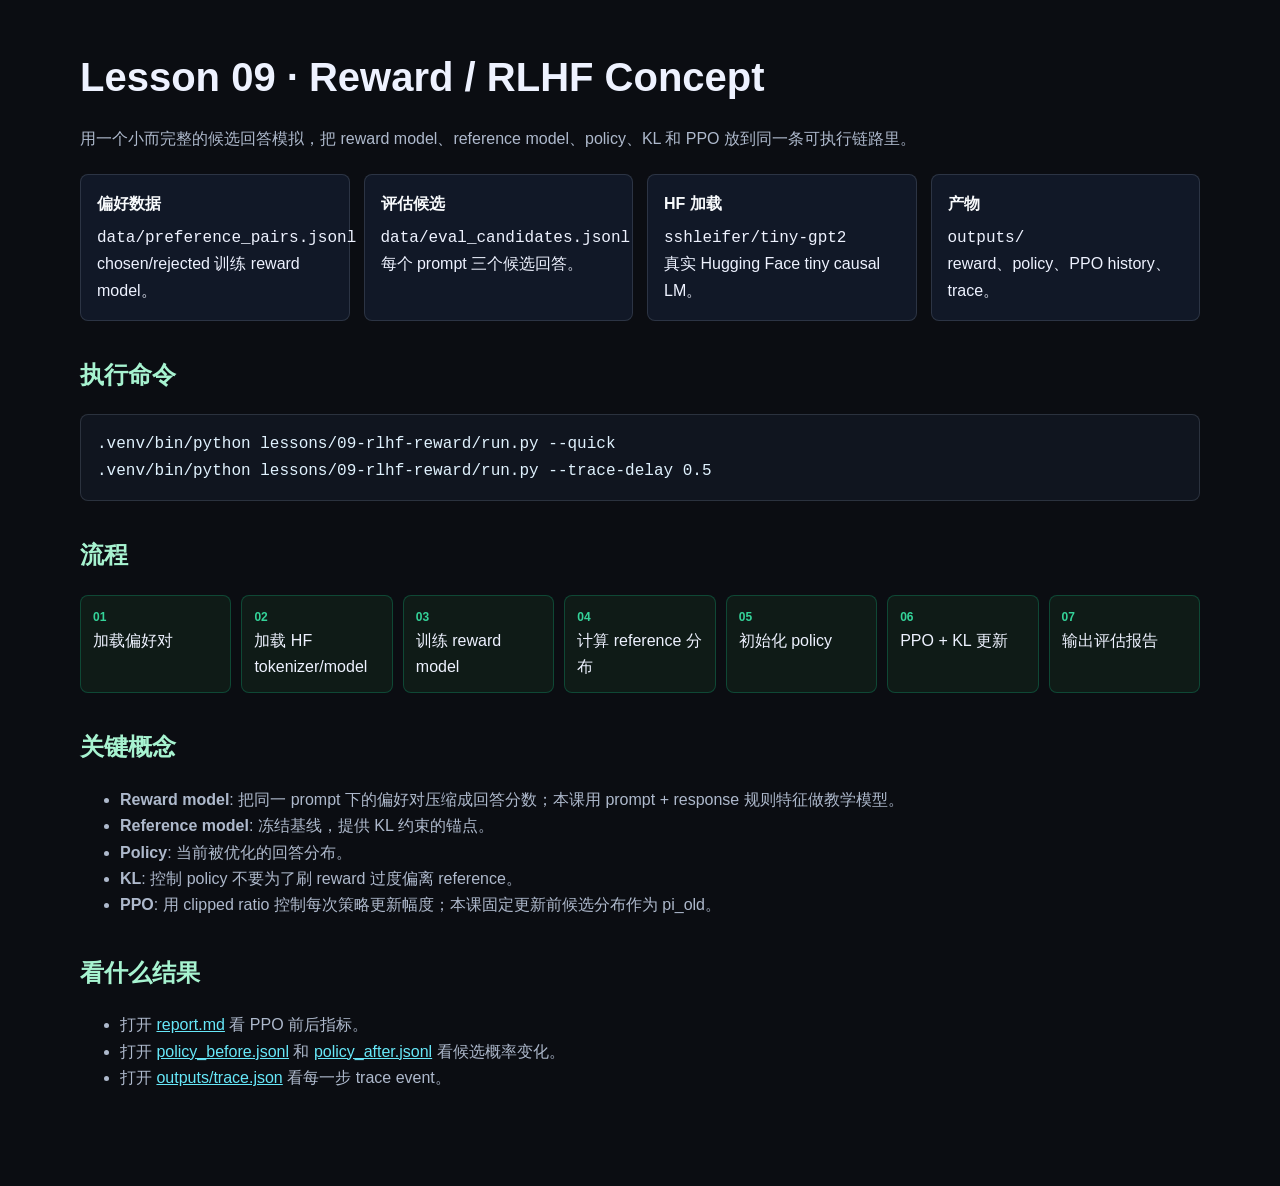
<file: lessons/09-rlhf-reward/index.html>
<!DOCTYPE html>
<html lang="zh-CN">
<head>
  <meta charset="UTF-8" />
  <meta name="viewport" content="width=device-width, initial-scale=1.0" />
  <title>Lesson 09 · Reward / RLHF Concept</title>
  <style>
    body { margin:0; background:#0b0d12; color:#eef2ff; font-family:-apple-system,BlinkMacSystemFont,"PingFang SC",sans-serif; line-height:1.65; }
    main { max-width:1120px; margin:0 auto; padding:44px 22px 80px; }
    h1 { font-size:40px; margin:0 0 10px; }
    h2 { margin-top:34px; color:#a7f3d0; }
    p, li { color:#aeb9cc; }
    code, pre { font-family:"SF Mono",Menlo,Consolas,monospace; }
    pre { overflow:auto; padding:16px; border:1px solid rgba(148,163,184,.2); border-radius:8px; background:#10151f; color:#e0f2fe; }
    .grid { display:grid; grid-template-columns:repeat(auto-fit,minmax(220px,1fr)); gap:14px; margin:22px 0; }
    .card { border:1px solid rgba(148,163,184,.2); border-radius:8px; background:#111827; padding:16px; }
    .card strong { display:block; color:#f8fafc; margin-bottom:6px; }
    .flow { display:grid; grid-template-columns:repeat(auto-fit,minmax(145px,1fr)); gap:10px; }
    .step { border:1px solid rgba(16,185,129,.28); border-radius:8px; background:#0f1b17; padding:12px; }
    .step span { display:block; color:#34d399; font-size:12px; font-weight:800; }
    a { color:#67e8f9; }
  </style>
</head>
<body>
  <main>
    <h1>Lesson 09 · Reward / RLHF Concept</h1>
    <p>用一个小而完整的候选回答模拟，把 reward model、reference model、policy、KL 和 PPO 放到同一条可执行链路里。</p>
    <div class="grid">
      <div class="card"><strong>偏好数据</strong><code>data/preference_pairs.jsonl</code><br>chosen/rejected 训练 reward model。</div>
      <div class="card"><strong>评估候选</strong><code>data/eval_candidates.jsonl</code><br>每个 prompt 三个候选回答。</div>
      <div class="card"><strong>HF 加载</strong><code>sshleifer/tiny-gpt2</code><br>真实 Hugging Face tiny causal LM。</div>
      <div class="card"><strong>产物</strong><code>outputs/</code><br>reward、policy、PPO history、trace。</div>
    </div>
    <h2>执行命令</h2>
    <pre>.venv/bin/python lessons/09-rlhf-reward/run.py --quick
.venv/bin/python lessons/09-rlhf-reward/run.py --trace-delay 0.5</pre>
    <h2>流程</h2>
    <div class="flow">
      <div class="step"><span>01</span>加载偏好对</div>
      <div class="step"><span>02</span>加载 HF tokenizer/model</div>
      <div class="step"><span>03</span>训练 reward model</div>
      <div class="step"><span>04</span>计算 reference 分布</div>
      <div class="step"><span>05</span>初始化 policy</div>
      <div class="step"><span>06</span>PPO + KL 更新</div>
      <div class="step"><span>07</span>输出评估报告</div>
    </div>
    <h2>关键概念</h2>
    <ul>
      <li><strong>Reward model</strong>: 把同一 prompt 下的偏好对压缩成回答分数；本课用 prompt + response 规则特征做教学模型。</li>
      <li><strong>Reference model</strong>: 冻结基线，提供 KL 约束的锚点。</li>
      <li><strong>Policy</strong>: 当前被优化的回答分布。</li>
      <li><strong>KL</strong>: 控制 policy 不要为了刷 reward 过度偏离 reference。</li>
      <li><strong>PPO</strong>: 用 clipped ratio 控制每次策略更新幅度；本课固定更新前候选分布作为 pi_old。</li>
    </ul>
    <h2>看什么结果</h2>
    <ul>
      <li>打开 <a href="report.md">report.md</a> 看 PPO 前后指标。</li>
      <li>打开 <a href="outputs/policy_before.jsonl">policy_before.jsonl</a> 和 <a href="outputs/policy_after.jsonl">policy_after.jsonl</a> 看候选概率变化。</li>
      <li>打开 <a href="outputs/trace.json">outputs/trace.json</a> 看每一步 trace event。</li>
    </ul>
  </main>
</body>
</html>
</file>
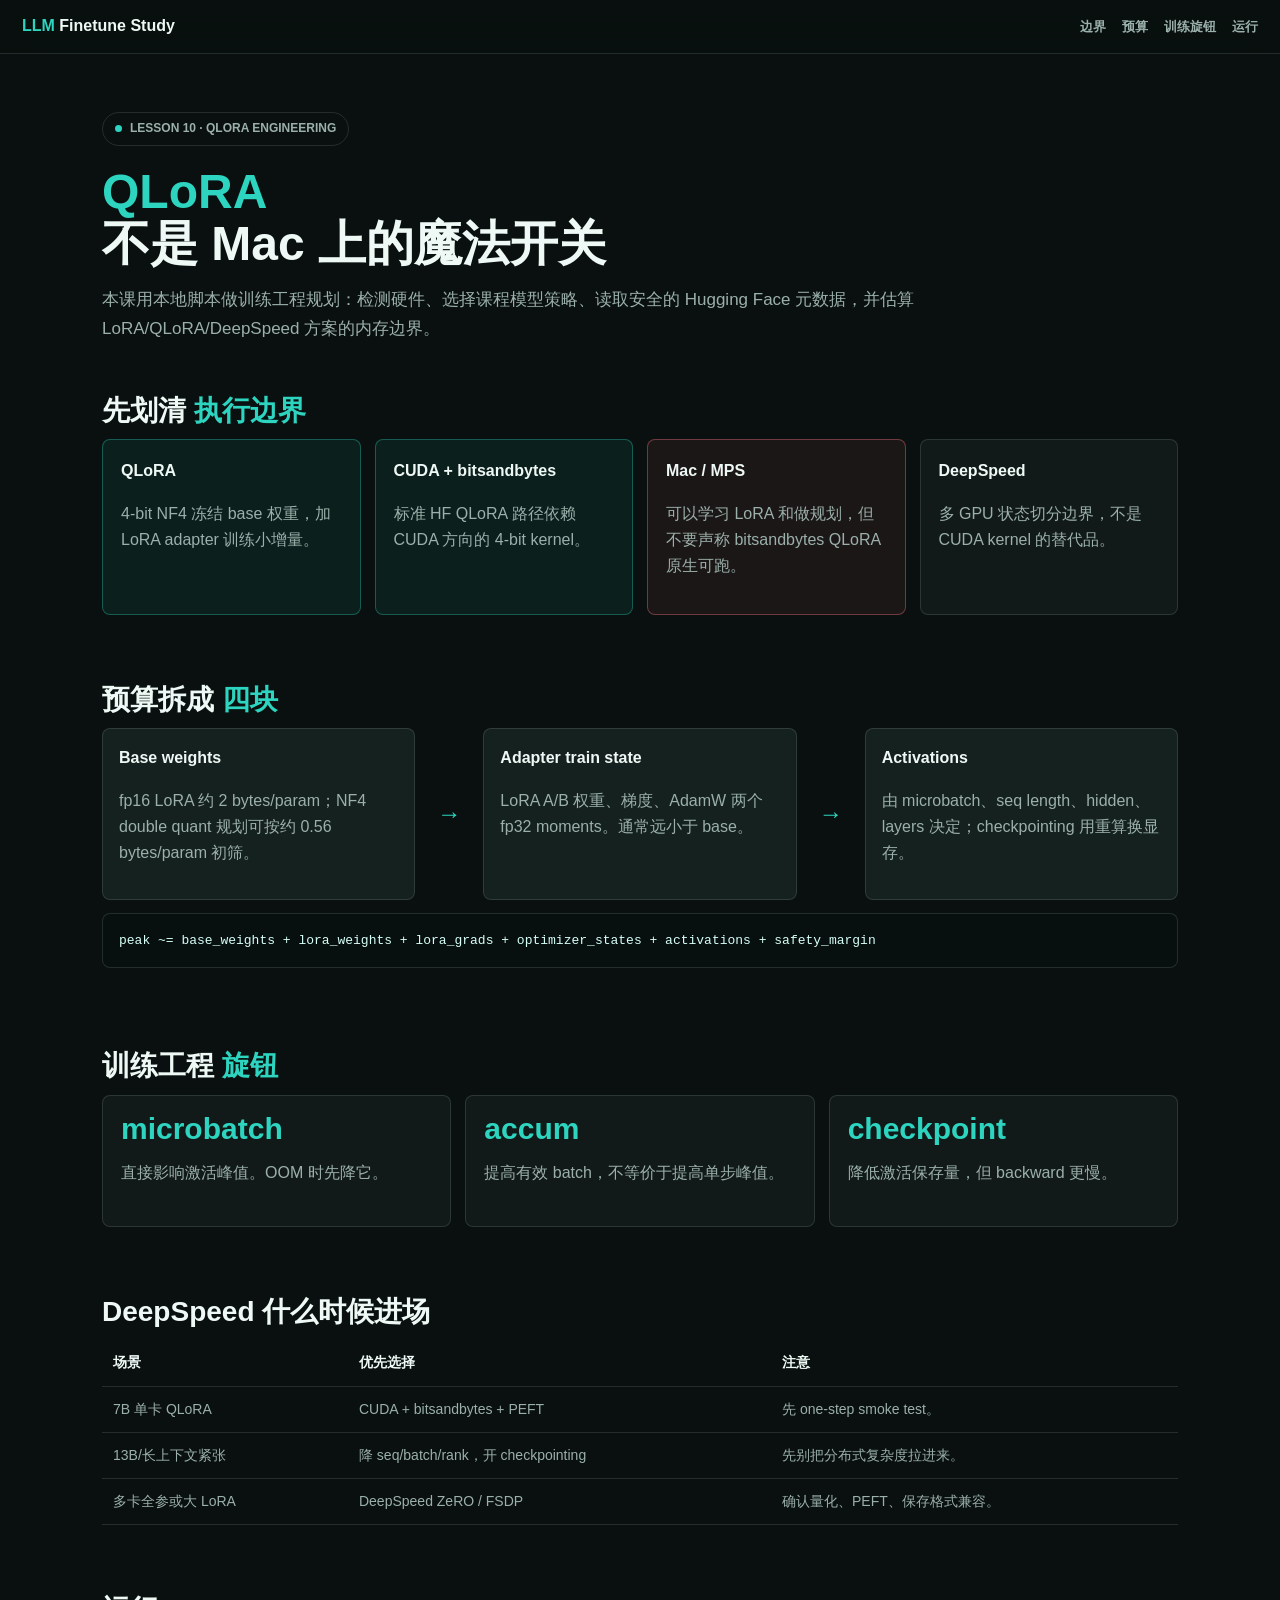
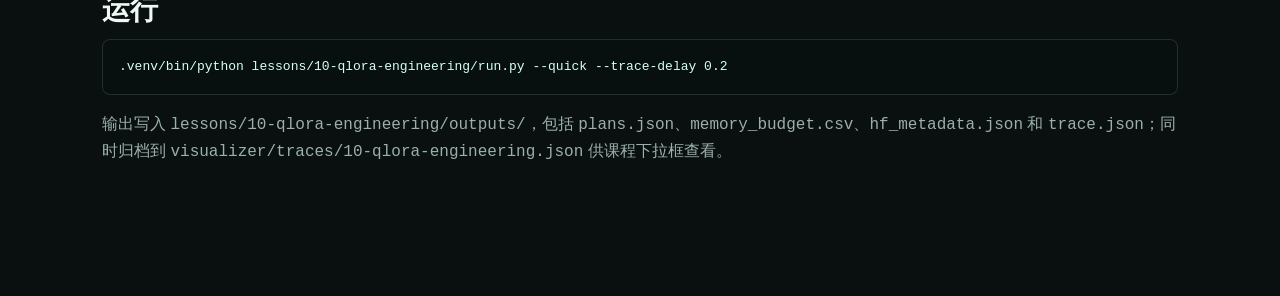
<file: lessons/10-qlora-engineering/index.html>
<!DOCTYPE html>
<html lang="zh-CN">
<head>
  <meta charset="UTF-8" />
  <meta name="viewport" content="width=device-width, initial-scale=1.0" />
  <title>Lesson 10 · QLoRA / Training Engineering</title>
  <style>
    :root { --bg:#09100f; --panel:#111a18; --panel2:#15211f; --ink:#eef8f4; --muted:#9bb0aa; --line:rgba(238,248,244,.12); --green:#2dd4bf; --blue:#60a5fa; --gold:#fbbf24; --red:#fb7185; }
    * { box-sizing:border-box; }
    body { margin:0; background:var(--bg); color:var(--ink); font-family:-apple-system,BlinkMacSystemFont,"PingFang SC","Microsoft YaHei",sans-serif; line-height:1.65; }
    code, pre, .mono { font-family:"SF Mono",Menlo,Consolas,monospace; }
    .nav { position:sticky; top:0; display:flex; justify-content:space-between; align-items:center; min-height:54px; padding:0 22px; background:rgba(9,16,15,.88); border-bottom:1px solid var(--line); backdrop-filter:blur(16px); z-index:2; }
    .brand { font-weight:900; } .brand span { color:var(--green); }
    .nav a { color:var(--muted); text-decoration:none; margin-left:16px; font-size:13px; font-weight:800; }
    main { max-width:1120px; margin:0 auto; padding:58px 22px 82px; }
    h1 { margin:0 0 14px; font-size:48px; line-height:1.08; letter-spacing:0; } h1 span, h2 span { color:var(--green); }
    h2 { margin:0 0 12px; font-size:28px; line-height:1.2; }
    p, li { color:var(--muted); }
    .lead { font-size:17px; max-width:880px; }
    .badge { display:inline-flex; gap:8px; align-items:center; padding:6px 12px; border:1px solid var(--line); border-radius:999px; color:var(--muted); font-size:12px; font-weight:900; margin-bottom:20px; }
    .dot { width:7px; height:7px; border-radius:50%; background:var(--green); }
    section { padding:34px 0; }
    .grid { display:grid; grid-template-columns:repeat(4,minmax(0,1fr)); gap:14px; }
    .grid3 { display:grid; grid-template-columns:repeat(3,minmax(0,1fr)); gap:14px; }
    .card { background:var(--panel); border:1px solid var(--line); border-radius:8px; padding:18px; min-height:132px; }
    .card strong { display:block; color:var(--ink); margin-bottom:7px; font-size:16px; }
    .metric strong { font-size:30px; line-height:1; color:var(--green); }
    .rail { display:grid; grid-template-columns:1fr 44px 1fr 44px 1fr; gap:12px; align-items:stretch; }
    .node { background:var(--panel2); border:1px solid var(--line); border-radius:8px; padding:16px; }
    .node b { display:block; margin-bottom:8px; color:var(--ink); }
    .arrow { display:flex; align-items:center; justify-content:center; color:var(--green); font-size:24px; font-weight:900; }
    .warn { border-color:rgba(251,113,133,.38); background:rgba(251,113,133,.08); }
    .ok { border-color:rgba(45,212,191,.34); background:rgba(45,212,191,.08); }
    .code { overflow:auto; padding:16px; border-radius:8px; border:1px solid var(--line); background:#07100e; color:#d7fff7; font-size:13px; }
    table { width:100%; border-collapse:collapse; font-size:14px; }
    th, td { padding:11px; border-bottom:1px solid var(--line); text-align:left; color:var(--muted); vertical-align:top; }
    th { color:var(--ink); }
    @media (max-width:900px){ h1{font-size:35px}.grid,.grid3,.rail{grid-template-columns:1fr}.arrow{display:none}.nav a{display:none} }
  </style>
</head>
<body>
  <nav class="nav"><div class="brand"><span>LLM</span> Finetune Study</div><div><a href="#boundary">边界</a><a href="#memory">预算</a><a href="#knobs">训练旋钮</a><a href="#run">运行</a></div></nav>
  <main>
    <div class="badge"><span class="dot"></span> LESSON 10 · QLORA ENGINEERING</div>
    <h1><span>QLoRA</span><br>不是 Mac 上的魔法开关</h1>
    <p class="lead">本课用本地脚本做训练工程规划：检测硬件、选择课程模型策略、读取安全的 Hugging Face 元数据，并估算 LoRA/QLoRA/DeepSpeed 方案的内存边界。</p>

    <section id="boundary">
      <h2>先划清 <span>执行边界</span></h2>
      <div class="grid">
        <div class="card ok"><strong>QLoRA</strong><p>4-bit NF4 冻结 base 权重，加 LoRA adapter 训练小增量。</p></div>
        <div class="card ok"><strong>CUDA + bitsandbytes</strong><p>标准 HF QLoRA 路径依赖 CUDA 方向的 4-bit kernel。</p></div>
        <div class="card warn"><strong>Mac / MPS</strong><p>可以学习 LoRA 和做规划，但不要声称 bitsandbytes QLoRA 原生可跑。</p></div>
        <div class="card"><strong>DeepSpeed</strong><p>多 GPU 状态切分边界，不是 CUDA kernel 的替代品。</p></div>
      </div>
    </section>

    <section id="memory">
      <h2>预算拆成 <span>四块</span></h2>
      <div class="rail">
        <div class="node"><b>Base weights</b><p>fp16 LoRA 约 2 bytes/param；NF4 double quant 规划可按约 0.56 bytes/param 初筛。</p></div>
        <div class="arrow">→</div>
        <div class="node"><b>Adapter train state</b><p>LoRA A/B 权重、梯度、AdamW 两个 fp32 moments。通常远小于 base。</p></div>
        <div class="arrow">→</div>
        <div class="node"><b>Activations</b><p>由 microbatch、seq length、hidden、layers 决定；checkpointing 用重算换显存。</p></div>
      </div>
      <pre class="code">peak ~= base_weights + lora_weights + lora_grads + optimizer_states + activations + safety_margin</pre>
    </section>

    <section id="knobs">
      <h2>训练工程 <span>旋钮</span></h2>
      <div class="grid3">
        <div class="card metric"><strong>microbatch</strong><p>直接影响激活峰值。OOM 时先降它。</p></div>
        <div class="card metric"><strong>accum</strong><p>提高有效 batch，不等价于提高单步峰值。</p></div>
        <div class="card metric"><strong>checkpoint</strong><p>降低激活保存量，但 backward 更慢。</p></div>
      </div>
    </section>

    <section>
      <h2>DeepSpeed 什么时候进场</h2>
      <table>
        <tr><th>场景</th><th>优先选择</th><th>注意</th></tr>
        <tr><td>7B 单卡 QLoRA</td><td>CUDA + bitsandbytes + PEFT</td><td>先 one-step smoke test。</td></tr>
        <tr><td>13B/长上下文紧张</td><td>降 seq/batch/rank，开 checkpointing</td><td>先别把分布式复杂度拉进来。</td></tr>
        <tr><td>多卡全参或大 LoRA</td><td>DeepSpeed ZeRO / FSDP</td><td>确认量化、PEFT、保存格式兼容。</td></tr>
      </table>
    </section>

    <section id="run">
      <h2>运行</h2>
      <pre class="code">.venv/bin/python lessons/10-qlora-engineering/run.py --quick --trace-delay 0.2</pre>
      <p>输出写入 <code>lessons/10-qlora-engineering/outputs/</code>，包括 <code>plans.json</code>、<code>memory_budget.csv</code>、<code>hf_metadata.json</code> 和 <code>trace.json</code>；同时归档到 <code>visualizer/traces/10-qlora-engineering.json</code> 供课程下拉框查看。</p>
    </section>
  </main>
</body>
</html>
</file>
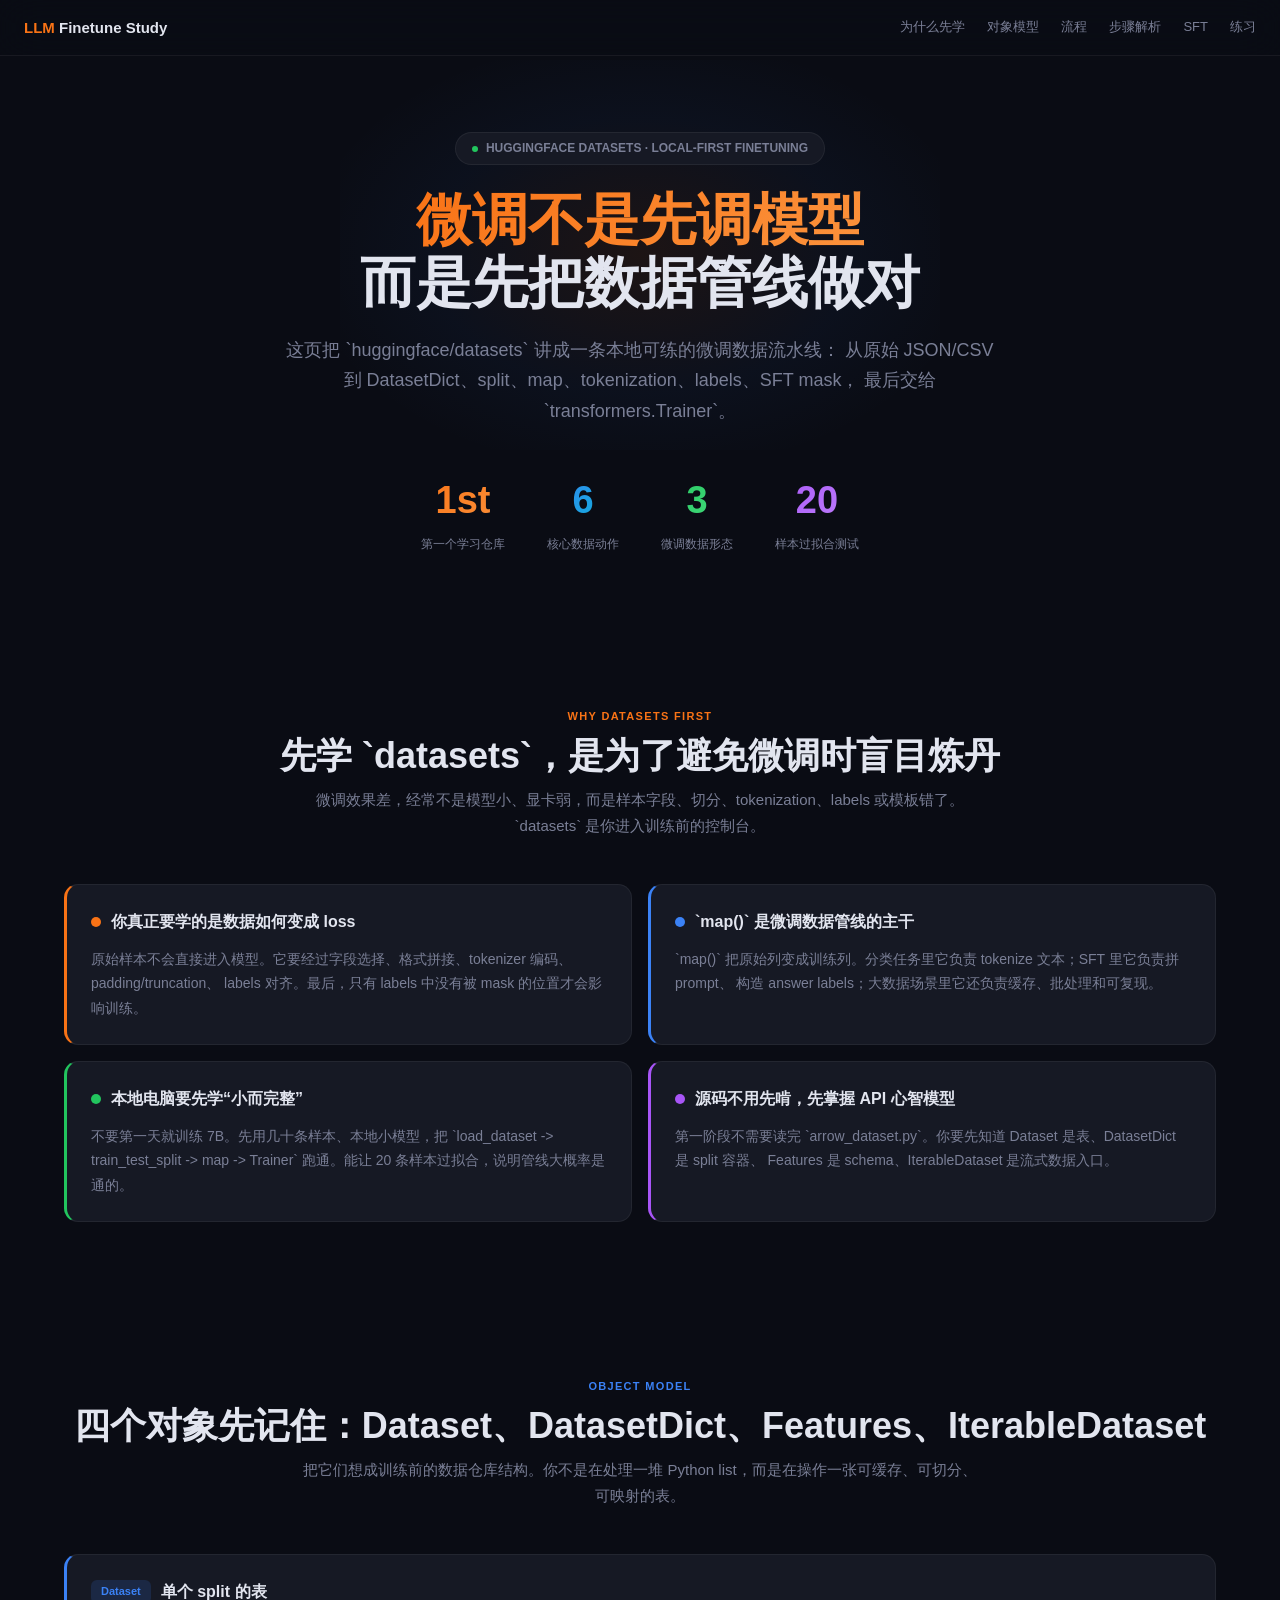
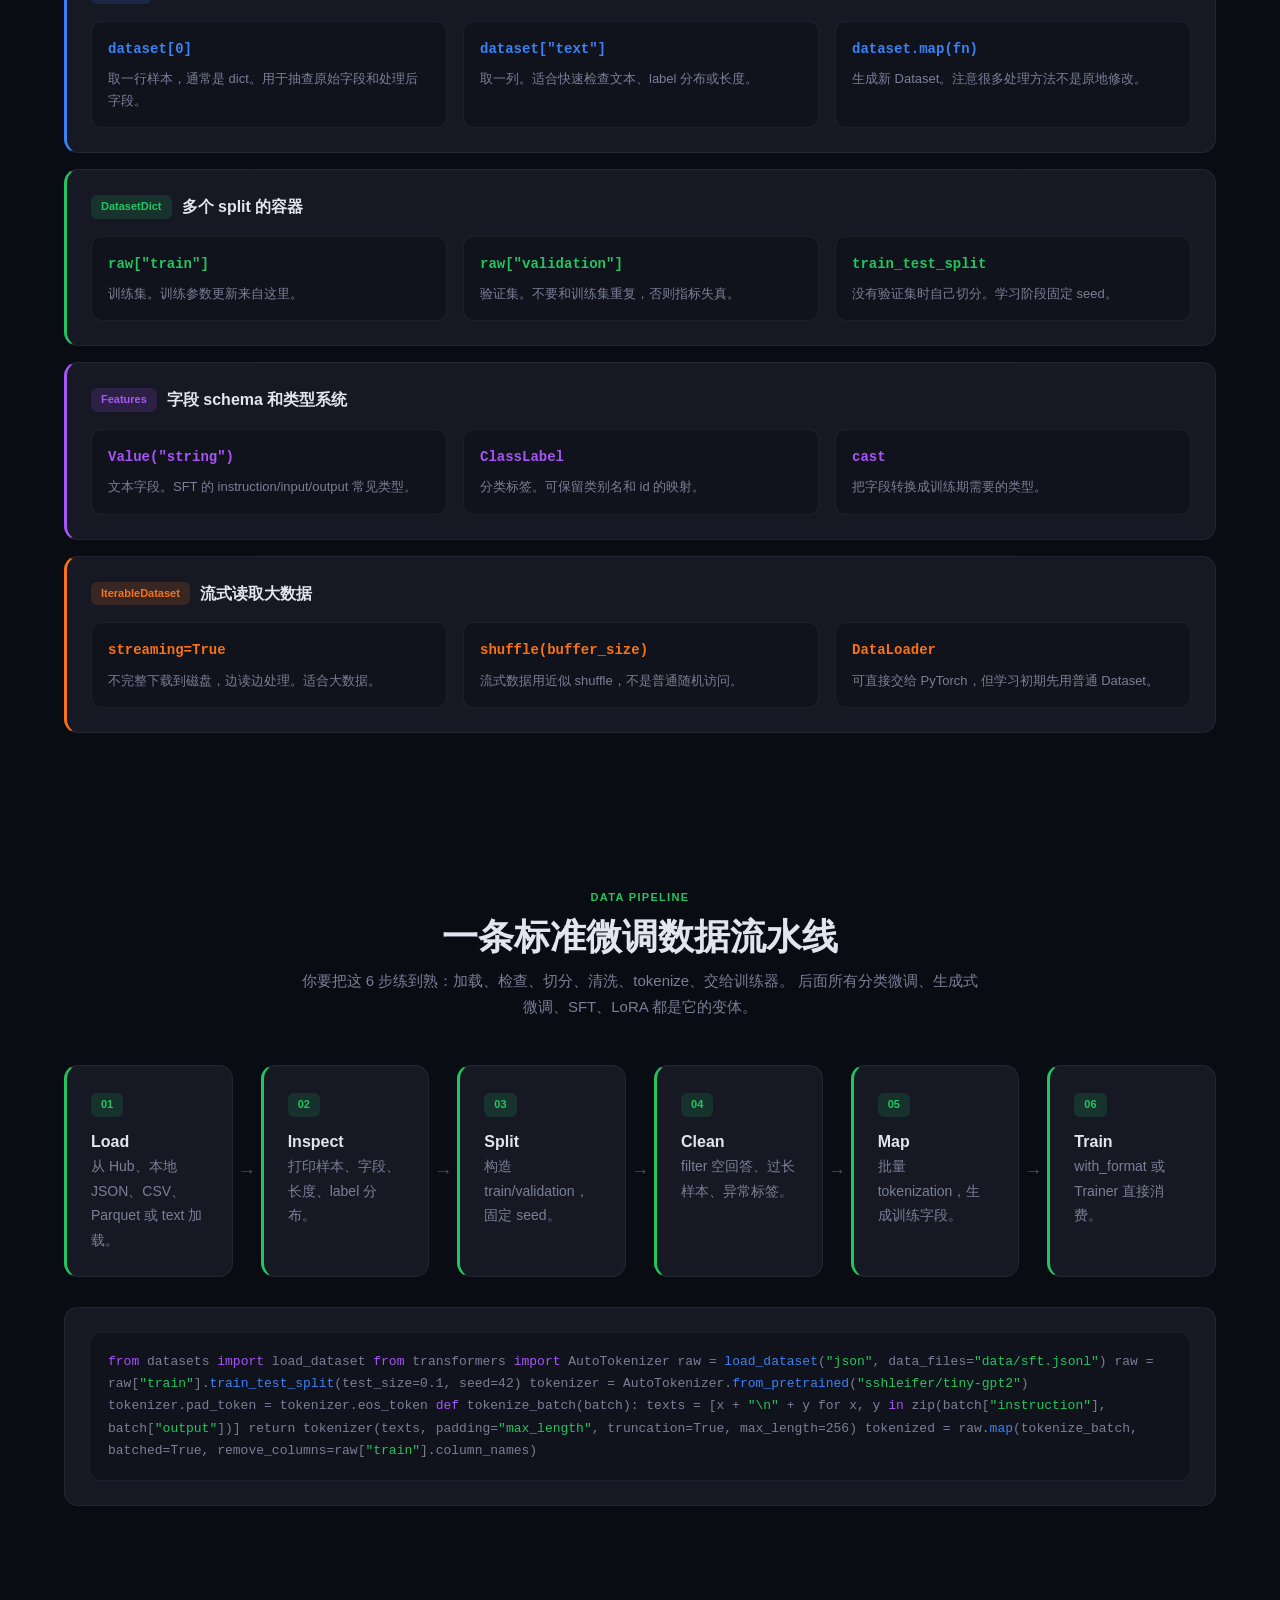
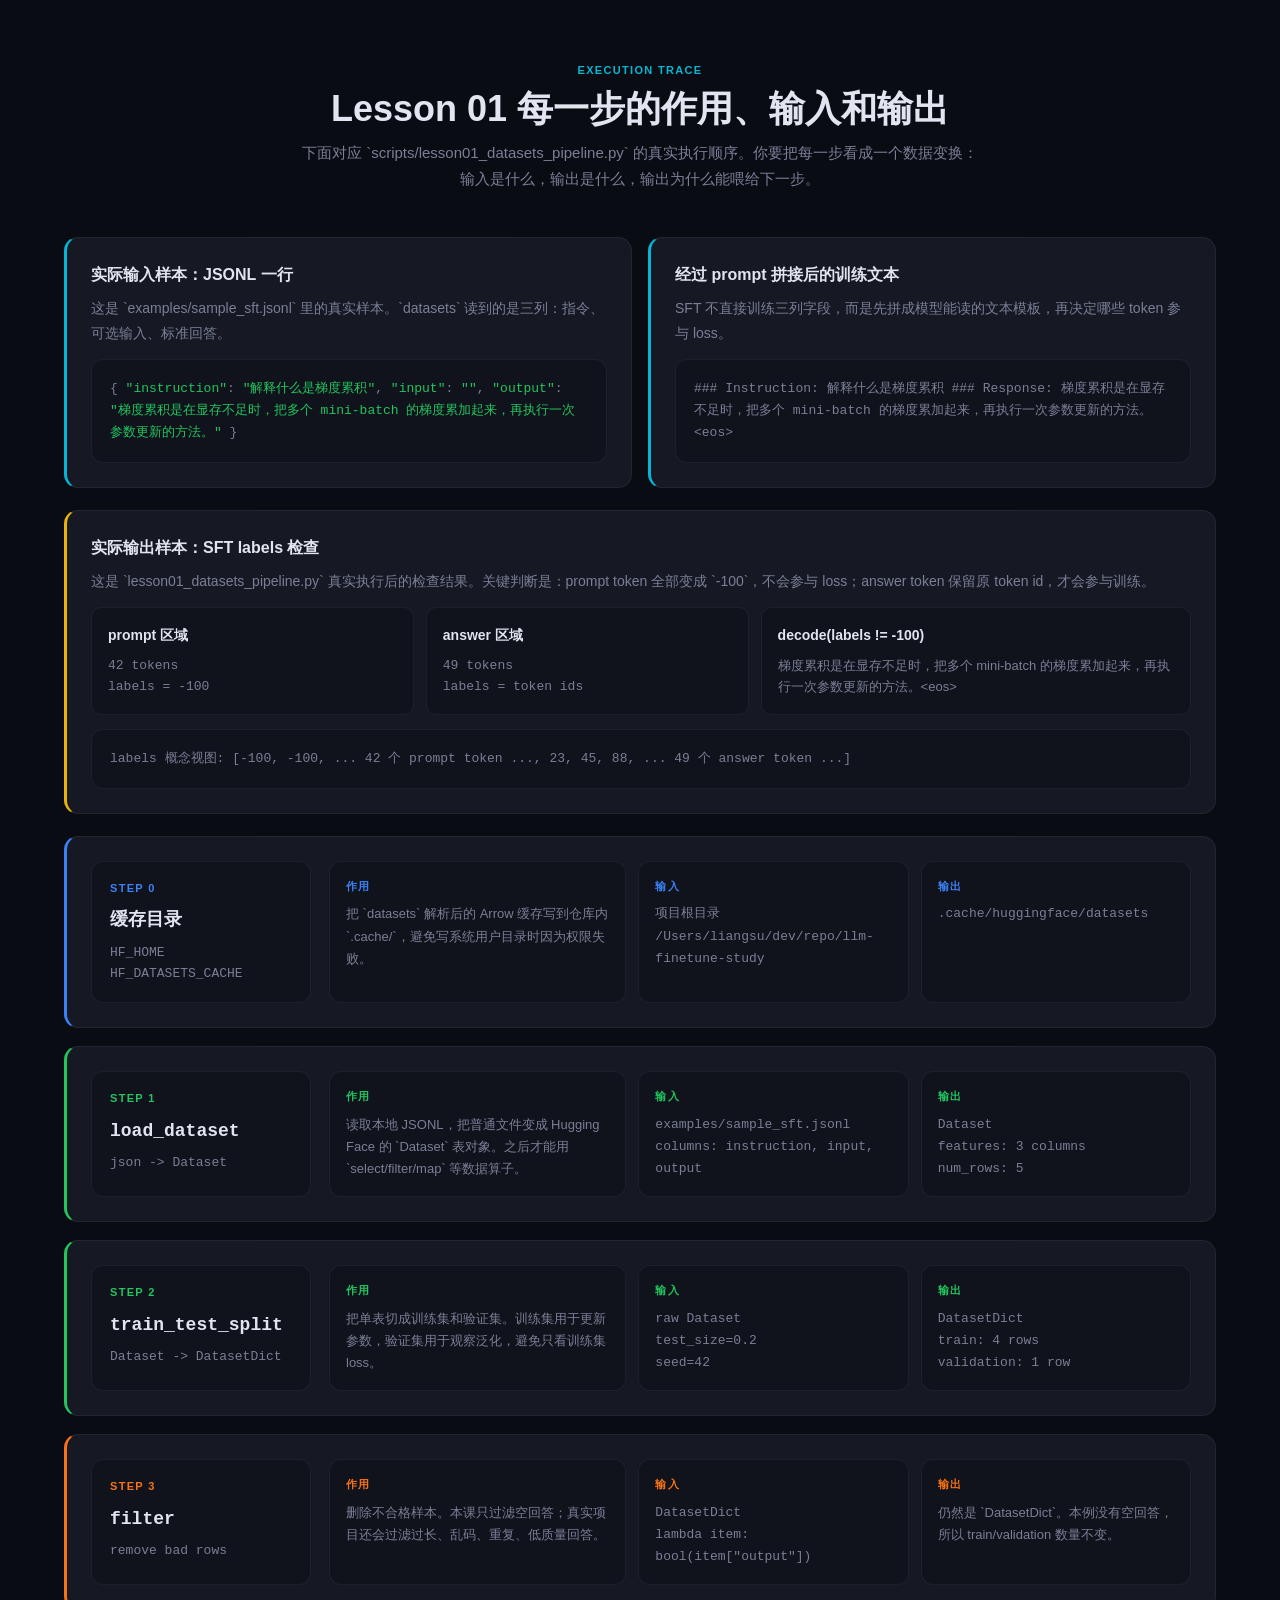
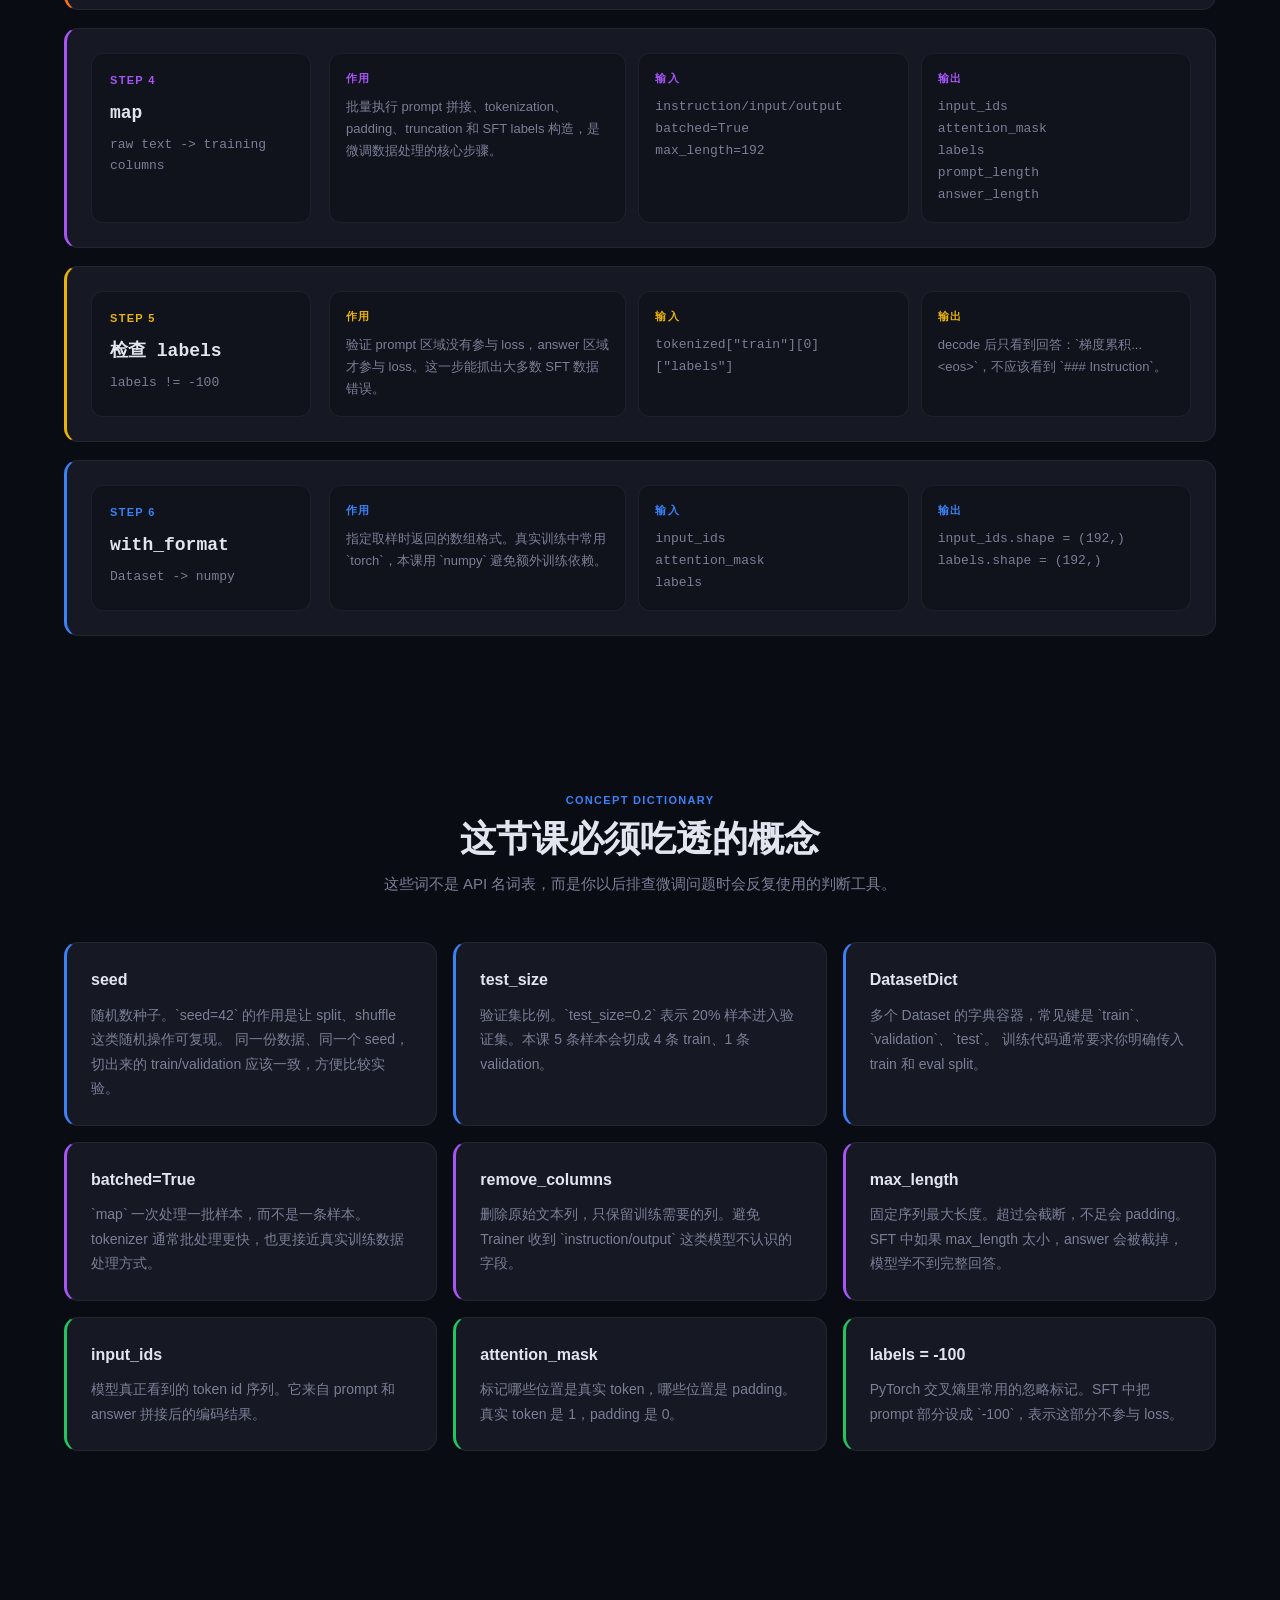
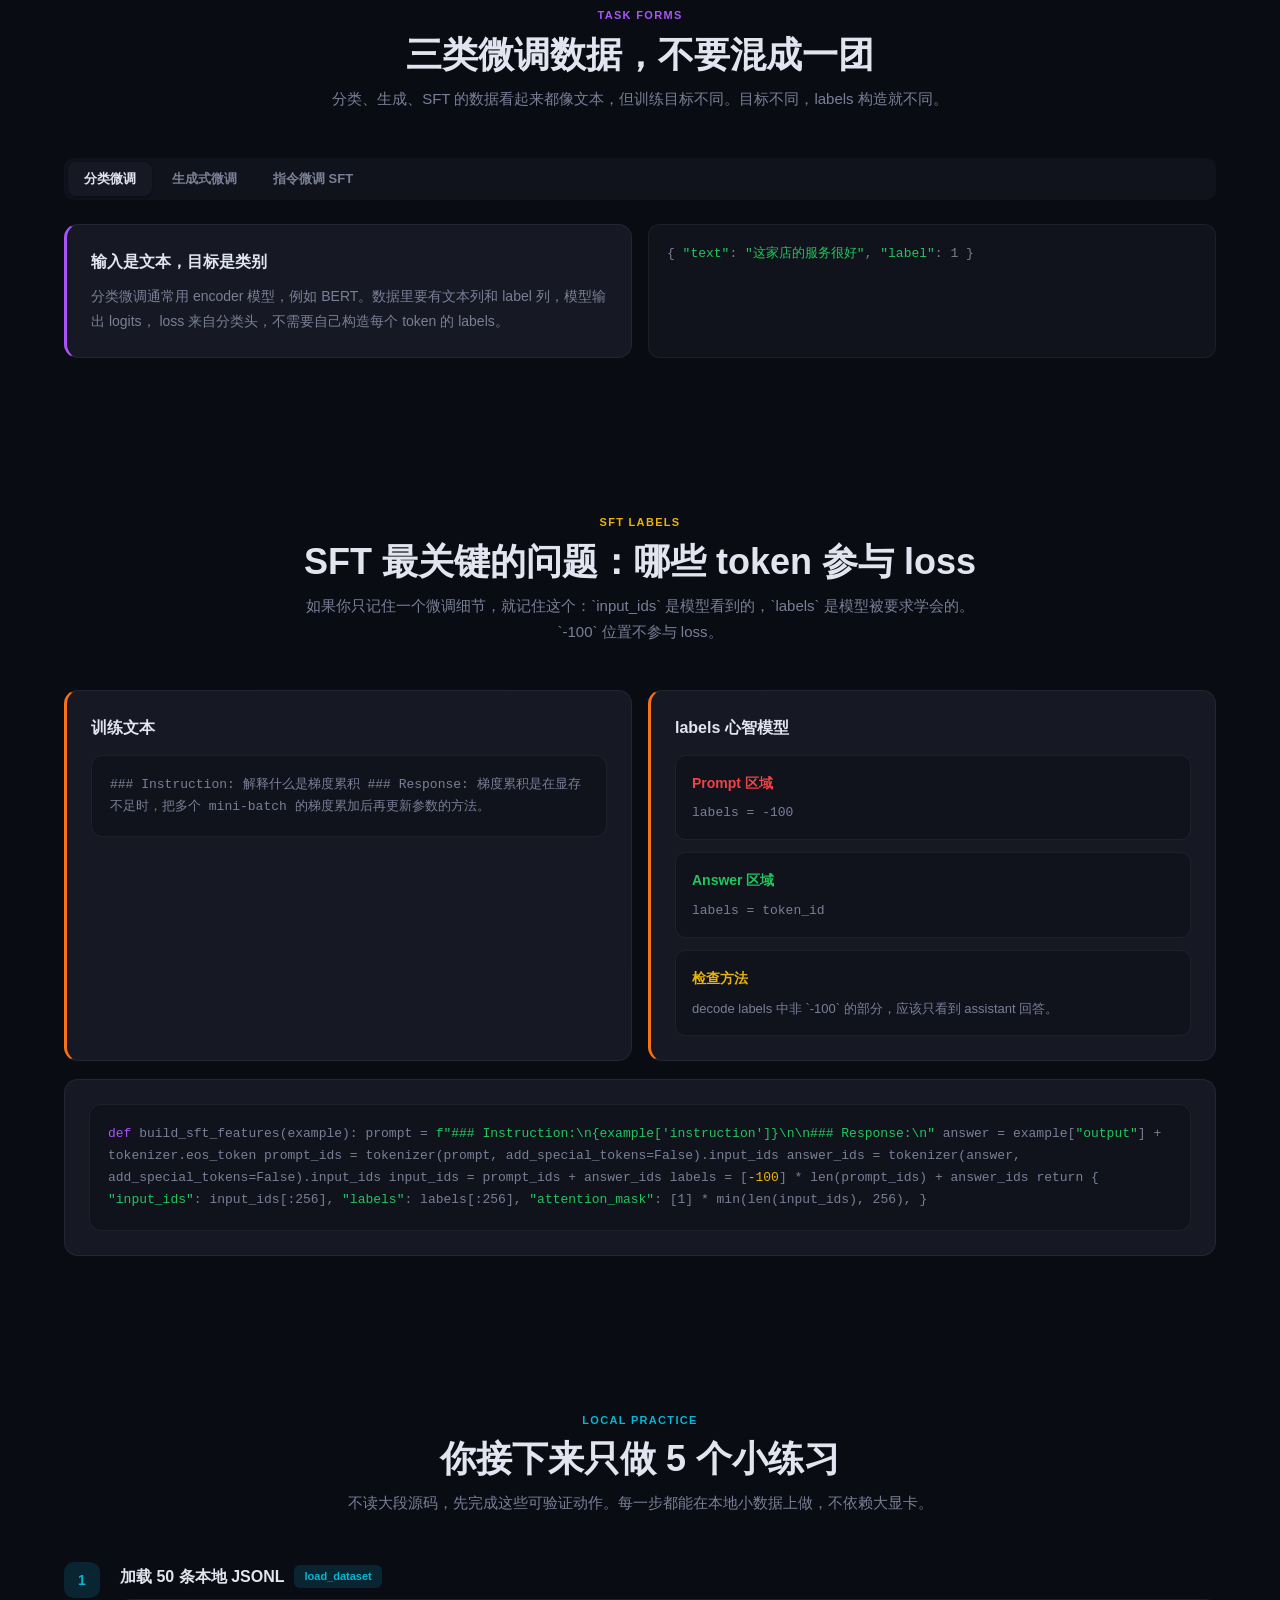
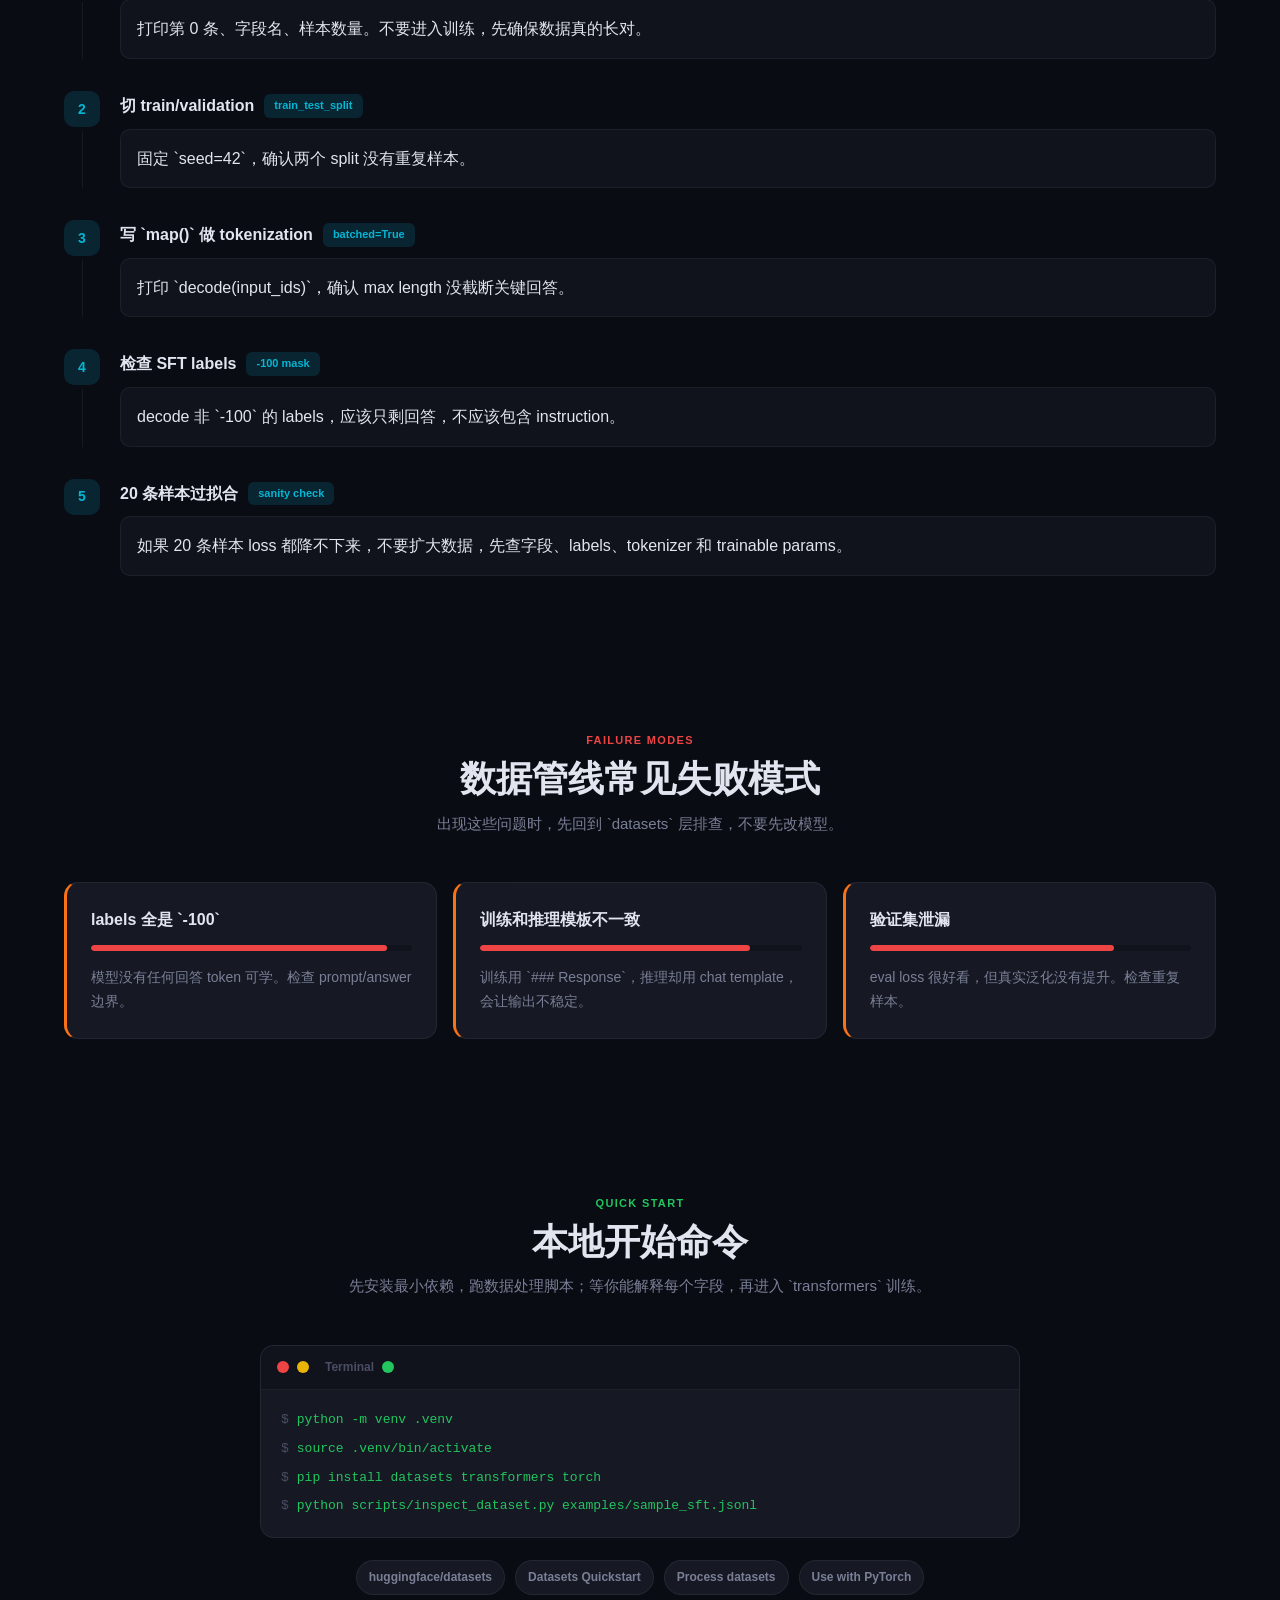
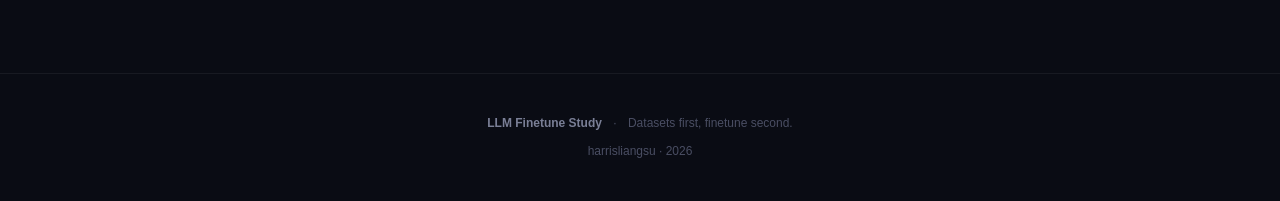
<file: site/datasets-finetune-flow.html>
<!DOCTYPE html>
<html lang="zh-CN">
<head>
  <meta charset="UTF-8" />
  <meta name="viewport" content="width=device-width, initial-scale=1.0" />
  <title>Datasets 微调数据管线 | LLM Finetune Study</title>
  <style>
    :root {
      --bg-deepest: #0a0c14;
      --bg-surface: #10121c;
      --bg-card: #161924;
      --bg-card-hover: #1c1f2e;
      --border: rgba(255, 255, 255, 0.06);
      --border-hover: rgba(255, 255, 255, 0.12);
      --text-primary: #e2e5ef;
      --text-secondary: #7a7f96;
      --text-tertiary: #4a4e63;
      --accent-orange: #f97316; --accent-orange-dim: rgba(249,115,22,0.15);
      --accent-blue: #3b82f6; --accent-blue-dim: rgba(59,130,246,0.15);
      --accent-green: #22c55e; --accent-green-dim: rgba(34,197,94,0.15);
      --accent-gold: #eab308; --accent-gold-dim: rgba(234,179,8,0.15);
      --accent-purple: #a855f7; --accent-purple-dim: rgba(168,85,247,0.15);
      --accent-red: #ef4444; --accent-red-dim: rgba(239,68,68,0.15);
      --accent-cyan: #06b6d4; --accent-cyan-dim: rgba(6,182,212,0.15);
      --radius: 14px;
      --radius-sm: 8px;
    }

    * { margin: 0; padding: 0; box-sizing: border-box; }

    html {
      scroll-behavior: smooth;
      scrollbar-width: thin;
      scrollbar-color: var(--text-tertiary) transparent;
    }
    html::-webkit-scrollbar { width: 4px; }
    html::-webkit-scrollbar-track { background: transparent; }
    html::-webkit-scrollbar-thumb { background: var(--text-tertiary); border-radius: 2px; }

    body {
      font-family: -apple-system, 'SF Pro Display', 'Helvetica Neue', 'PingFang SC',
                   'Microsoft YaHei', sans-serif;
      background: var(--bg-deepest);
      color: var(--text-primary);
      line-height: 1.6;
      -webkit-font-smoothing: antialiased;
    }

    code, pre, .mono {
      font-family: 'SF Mono', 'Fira Code', 'Cascadia Code', Menlo, monospace;
    }

    a { color: inherit; }

    .nav {
      position: fixed;
      top: 0;
      left: 0;
      right: 0;
      z-index: 100;
      background: rgba(10, 12, 20, 0.75);
      backdrop-filter: blur(20px);
      -webkit-backdrop-filter: blur(20px);
      border-bottom: 1px solid var(--border);
      padding: 0 24px;
      height: 56px;
      display: flex;
      align-items: center;
      justify-content: space-between;
    }

    .nav-logo {
      font-size: 15px;
      font-weight: 700;
      letter-spacing: 0;
      color: var(--text-primary);
      white-space: nowrap;
    }

    .nav-logo span { color: var(--accent-orange); }

    .nav-links {
      display: flex;
      gap: 22px;
      align-items: center;
    }

    .nav-links a {
      color: var(--text-secondary);
      text-decoration: none;
      font-size: 13px;
      font-weight: 500;
      transition: color 0.2s;
      white-space: nowrap;
    }

    .nav-links a:hover { color: var(--text-primary); }

    .hero {
      padding: 132px 24px 76px;
      max-width: 1200px;
      margin: 0 auto;
      text-align: center;
      position: relative;
    }

    .hero::before {
      content: '';
      position: absolute;
      top: 60px;
      left: 50%;
      transform: translateX(-50%);
      width: 600px;
      height: 390px;
      background: radial-gradient(ellipse,
        rgba(249,115,22,0.08) 0%,
        rgba(59,130,246,0.04) 50%,
        transparent 80%);
      pointer-events: none;
    }

    .hero > * { position: relative; }

    .hero-badge {
      display: inline-flex;
      align-items: center;
      gap: 8px;
      padding: 6px 16px;
      border-radius: 999px;
      background: var(--bg-card);
      border: 1px solid var(--border);
      font-size: 12px;
      font-weight: 600;
      color: var(--text-secondary);
      margin-bottom: 24px;
    }

    .hero-badge .dot {
      width: 6px;
      height: 6px;
      border-radius: 50%;
      background: var(--accent-green);
      animation: pulse 2s ease-in-out infinite;
    }

    .hero h1 {
      font-size: 56px;
      font-weight: 800;
      letter-spacing: 0;
      line-height: 1.12;
      margin-bottom: 20px;
    }

    .hero-desc {
      font-size: 18px;
      color: var(--text-secondary);
      max-width: 720px;
      margin: 0 auto 44px;
      line-height: 1.7;
    }

    .hero-stats {
      display: flex;
      justify-content: center;
      gap: 42px;
      flex-wrap: wrap;
    }

    .hero-stat-val {
      font-size: 38px;
      font-weight: 800;
      letter-spacing: 0;
    }

    .hero-stat-label {
      font-size: 12px;
      color: var(--text-secondary);
      font-weight: 500;
      margin-top: 4px;
    }

    .grad-orange {
      background: linear-gradient(135deg, var(--accent-orange), #fb923c);
      -webkit-background-clip: text;
      -webkit-text-fill-color: transparent;
      background-clip: text;
    }

    .grad-blue {
      background: linear-gradient(135deg, var(--accent-blue), var(--accent-cyan));
      -webkit-background-clip: text;
      -webkit-text-fill-color: transparent;
      background-clip: text;
    }

    .grad-green {
      background: linear-gradient(135deg, var(--accent-green), #4ade80);
      -webkit-background-clip: text;
      -webkit-text-fill-color: transparent;
      background-clip: text;
    }

    .grad-purple {
      background: linear-gradient(135deg, var(--accent-purple), #c084fc);
      -webkit-background-clip: text;
      -webkit-text-fill-color: transparent;
      background-clip: text;
    }

    .section {
      padding: 78px 24px;
      max-width: 1200px;
      margin: 0 auto;
    }

    .section-header-center {
      text-align: center;
      margin-bottom: 46px;
    }

    .section-label {
      font-size: 11px;
      font-weight: 600;
      letter-spacing: 0.12em;
      text-transform: uppercase;
      color: var(--accent-blue);
      margin-bottom: 8px;
    }

    .section-title {
      font-size: 36px;
      font-weight: 800;
      letter-spacing: 0;
      line-height: 1.2;
      margin-bottom: 10px;
    }

    .section-subtitle {
      color: var(--text-secondary);
      font-size: 15px;
      max-width: 680px;
      line-height: 1.7;
    }

    .section-subtitle.center {
      margin: 0 auto;
      text-align: center;
    }

    .grid-2 { display: grid; grid-template-columns: repeat(2, 1fr); gap: 16px; }
    .grid-3 { display: grid; grid-template-columns: repeat(3, 1fr); gap: 16px; }
    .grid-4 { display: grid; grid-template-columns: repeat(4, 1fr); gap: 16px; }

    .card {
      background: var(--bg-card);
      border: 1px solid var(--border);
      border-radius: var(--radius);
      padding: 24px;
      transition: border-color 0.3s, background 0.3s;
    }

    .card:hover {
      border-color: var(--border-hover);
      background: var(--bg-card-hover);
    }

    .card-rail-orange { border-left: 3px solid var(--accent-orange); }
    .card-rail-blue { border-left: 3px solid var(--accent-blue); }
    .card-rail-green { border-left: 3px solid var(--accent-green); }
    .card-rail-purple { border-left: 3px solid var(--accent-purple); }

    .pillar-dot {
      width: 10px;
      height: 10px;
      border-radius: 50%;
      flex-shrink: 0;
    }

    .badge {
      display: inline-flex;
      align-items: center;
      gap: 4px;
      padding: 3px 10px;
      border-radius: 6px;
      font-size: 11px;
      font-weight: 600;
      white-space: nowrap;
    }

    .surface {
      background: var(--bg-surface);
      border: 1px solid var(--border);
      border-radius: 10px;
      padding: 16px;
    }

    .surface-title {
      font-weight: 700;
      font-size: 14px;
      margin-bottom: 8px;
    }

    .surface-body {
      color: var(--text-secondary);
      font-size: 13px;
      line-height: 1.65;
    }

    .trace-list {
      display: flex;
      flex-direction: column;
      gap: 18px;
    }

    .trace-card {
      display: grid;
      grid-template-columns: 220px 1fr;
      gap: 18px;
      align-items: stretch;
    }

    .trace-sidebar {
      background: var(--bg-surface);
      border: 1px solid var(--border);
      border-radius: 12px;
      padding: 18px;
      min-width: 0;
    }

    .trace-step {
      font-size: 11px;
      font-weight: 800;
      letter-spacing: 0.12em;
      text-transform: uppercase;
      margin-bottom: 12px;
    }

    .trace-api {
      font-size: 18px;
      font-weight: 800;
      line-height: 1.3;
      margin-bottom: 10px;
      word-break: normal;
      overflow-wrap: anywhere;
    }

    .trace-type {
      color: var(--text-secondary);
      font-size: 13px;
      line-height: 1.6;
    }

    .trace-content {
      display: grid;
      grid-template-columns: 1.1fr 1fr 1fr;
      gap: 12px;
    }

    .trace-block {
      background: var(--bg-surface);
      border: 1px solid var(--border);
      border-radius: 12px;
      padding: 16px;
      min-width: 0;
    }

    .trace-block-label {
      font-size: 11px;
      font-weight: 800;
      letter-spacing: 0.12em;
      text-transform: uppercase;
      margin-bottom: 8px;
    }

    .trace-block-text {
      color: var(--text-secondary);
      font-size: 13px;
      line-height: 1.7;
    }

    .sample-grid {
      display: grid;
      grid-template-columns: 1fr 1fr;
      gap: 16px;
      align-items: stretch;
    }

    .sample-wide {
      margin-bottom: 22px;
      border-left: 3px solid var(--accent-gold);
    }

    .label-example {
      display: grid;
      grid-template-columns: 0.9fr 0.9fr 1.2fr;
      gap: 12px;
      margin-top: 14px;
    }

    .kicker-row {
      display: flex;
      align-items: center;
      gap: 10px;
      margin-bottom: 12px;
    }

    .card-title {
      font-weight: 800;
      font-size: 16px;
      letter-spacing: 0;
    }

    .card-body {
      color: var(--text-secondary);
      font-size: 14px;
      line-height: 1.75;
    }

    .flow-container {
      display: flex;
      align-items: stretch;
      gap: 0;
      overflow-x: auto;
      padding-bottom: 8px;
    }

    .flow-phase { flex: 1; min-width: 168px; }

    .flow-arrow {
      display: flex;
      align-items: center;
      justify-content: center;
      color: var(--text-tertiary);
      font-size: 18px;
      padding: 0 5px;
    }

    .tab-bar {
      display: flex;
      gap: 4px;
      margin-bottom: 24px;
      background: var(--bg-surface);
      border-radius: 10px;
      padding: 4px;
      overflow-x: auto;
    }

    .tab-btn {
      padding: 8px 16px;
      border-radius: 8px;
      border: none;
      background: transparent;
      color: var(--text-secondary);
      font-size: 13px;
      font-weight: 600;
      cursor: pointer;
      white-space: nowrap;
      transition: all 0.2s;
      font-family: inherit;
    }

    .tab-btn.active {
      background: var(--bg-card);
      color: var(--text-primary);
      box-shadow: 0 1px 3px rgba(0, 0, 0, 0.3);
    }

    .tab-panel { display: none; }
    .tab-panel.active { display: block; }

    .code-block {
      background: var(--bg-surface);
      border: 1px solid var(--border);
      border-radius: 12px;
      padding: 18px;
      color: var(--text-secondary);
      font-size: 13px;
      line-height: 1.7;
      overflow-x: auto;
    }

    .code-block .comment { color: var(--text-tertiary); }
    .code-block .keyword { color: var(--accent-purple); }
    .code-block .string { color: var(--accent-green); }
    .code-block .call { color: var(--accent-blue); }
    .code-block .warn { color: var(--accent-gold); }

    .timeline-item {
      display: flex;
      gap: 20px;
      position: relative;
      padding-bottom: 32px;
    }

    .timeline-item:last-child { padding-bottom: 0; }

    .timeline-num {
      width: 36px;
      height: 36px;
      border-radius: 10px;
      display: flex;
      align-items: center;
      justify-content: center;
      font-size: 14px;
      font-weight: 700;
      flex-shrink: 0;
    }

    .timeline-line {
      position: absolute;
      left: 18px;
      top: 40px;
      bottom: 0;
      width: 1px;
      background: var(--border);
    }

    .timeline-item:last-child .timeline-line { display: none; }

    .progress-bar {
      height: 6px;
      border-radius: 3px;
      background: var(--bg-surface);
      overflow: hidden;
      margin-top: 12px;
    }

    .progress-fill {
      height: 100%;
      border-radius: 3px;
      transition: width 1s ease-out;
    }

    .terminal {
      background: var(--bg-card);
      border: 1px solid var(--border);
      border-radius: var(--radius);
      overflow: hidden;
    }

    .terminal-header {
      display: flex;
      align-items: center;
      gap: 8px;
      padding: 12px 16px;
      background: var(--bg-surface);
      border-bottom: 1px solid var(--border);
    }

    .terminal-header::before,
    .terminal-header::after,
    .terminal-header > .dot-yellow {
      content: '';
      width: 12px;
      height: 12px;
      border-radius: 50%;
    }

    .terminal-header::before { background: var(--accent-red); }
    .terminal-header > .dot-yellow { background: var(--accent-gold); }
    .terminal-header::after { background: var(--accent-green); }

    .terminal-body {
      padding: 20px;
      font-family: 'SF Mono', 'Fira Code', 'Cascadia Code', Menlo, monospace;
      font-size: 13px;
      color: var(--accent-green);
      overflow-x: auto;
    }

    .terminal-prompt::before {
      content: '$';
      color: var(--text-tertiary);
      margin-right: 8px;
    }

    .footer {
      text-align: center;
      padding: 40px 24px;
      border-top: 1px solid var(--border);
      color: var(--text-tertiary);
      font-size: 12px;
    }

    .source-list {
      display: flex;
      flex-wrap: wrap;
      gap: 10px;
      justify-content: center;
      margin-top: 22px;
    }

    .source-list a {
      text-decoration: none;
      color: var(--text-secondary);
      border: 1px solid var(--border);
      background: var(--bg-card);
      border-radius: 999px;
      padding: 7px 12px;
      font-size: 12px;
      font-weight: 600;
    }

    .source-list a:hover {
      color: var(--text-primary);
      border-color: var(--border-hover);
    }

    @keyframes pulse {
      0%, 100% { opacity: 1; transform: scale(1); }
      50% { opacity: 0.5; transform: scale(0.8); }
    }

    @keyframes fadeUp {
      from { opacity: 0; transform: translateY(20px); }
      to { opacity: 1; transform: translateY(0); }
    }

    .fade-up { animation: fadeUp 0.6s ease-out both; }

    @media (max-width: 900px) {
      .grid-2, .grid-3, .grid-4 { grid-template-columns: 1fr; }
      .trace-card { grid-template-columns: 1fr; }
      .trace-content { grid-template-columns: 1fr; }
      .sample-grid { grid-template-columns: 1fr; }
      .label-example { grid-template-columns: 1fr; }
      .nav-links { display: none; }
      .hero { padding-top: 112px; }
      .hero h1 { font-size: 38px; }
      .hero-desc { font-size: 16px; }
      .section-title { font-size: 28px; }
      .hero-stats { gap: 24px; }
    }
  </style>
</head>
<body>
  <nav class="nav">
    <div class="nav-logo"><span>LLM</span> Finetune Study</div>
    <div class="nav-links">
      <a href="#why">为什么先学</a>
      <a href="#object">对象模型</a>
      <a href="#pipeline">流程</a>
      <a href="#execution">步骤解析</a>
      <a href="#sft">SFT</a>
      <a href="#practice">练习</a>
    </div>
  </nav>

  <main>
    <section class="hero">
      <div class="hero-badge">
        <span class="dot"></span>
        HUGGINGFACE DATASETS · LOCAL-FIRST FINETUNING
      </div>
      <h1>
        <span class="grad-orange">微调不是先调模型</span><br />
        而是先把数据管线做对
      </h1>
      <p class="hero-desc">
        这页把 `huggingface/datasets` 讲成一条本地可练的微调数据流水线：
        从原始 JSON/CSV 到 DatasetDict、split、map、tokenization、labels、SFT mask，
        最后交给 `transformers.Trainer`。
      </p>
      <div class="hero-stats">
        <div>
          <div class="hero-stat-val grad-orange">1st</div>
          <div class="hero-stat-label">第一个学习仓库</div>
        </div>
        <div>
          <div class="hero-stat-val grad-blue">6</div>
          <div class="hero-stat-label">核心数据动作</div>
        </div>
        <div>
          <div class="hero-stat-val grad-green">3</div>
          <div class="hero-stat-label">微调数据形态</div>
        </div>
        <div>
          <div class="hero-stat-val grad-purple">20</div>
          <div class="hero-stat-label">样本过拟合测试</div>
        </div>
      </div>
    </section>

    <section class="section" id="why">
      <div class="section-header-center">
        <div class="section-label" style="color: var(--accent-orange);">WHY DATASETS FIRST</div>
        <h2 class="section-title">先学 `datasets`，是为了避免微调时盲目炼丹</h2>
        <p class="section-subtitle center">
          微调效果差，经常不是模型小、显卡弱，而是样本字段、切分、tokenization、labels 或模板错了。
          `datasets` 是你进入训练前的控制台。
        </p>
      </div>

      <div class="grid-2">
        <div class="card card-rail-orange fade-up">
          <div class="kicker-row">
            <div class="pillar-dot" style="background: var(--accent-orange);"></div>
            <div class="card-title">你真正要学的是数据如何变成 loss</div>
          </div>
          <p class="card-body">
            原始样本不会直接进入模型。它要经过字段选择、格式拼接、tokenizer 编码、padding/truncation、
            labels 对齐。最后，只有 labels 中没有被 mask 的位置才会影响训练。
          </p>
        </div>

        <div class="card card-rail-blue fade-up">
          <div class="kicker-row">
            <div class="pillar-dot" style="background: var(--accent-blue);"></div>
            <div class="card-title">`map()` 是微调数据管线的主干</div>
          </div>
          <p class="card-body">
            `map()` 把原始列变成训练列。分类任务里它负责 tokenize 文本；SFT 里它负责拼 prompt、
            构造 answer labels；大数据场景里它还负责缓存、批处理和可复现。
          </p>
        </div>

        <div class="card card-rail-green fade-up">
          <div class="kicker-row">
            <div class="pillar-dot" style="background: var(--accent-green);"></div>
            <div class="card-title">本地电脑要先学“小而完整”</div>
          </div>
          <p class="card-body">
            不要第一天就训练 7B。先用几十条样本、本地小模型，把 `load_dataset -> train_test_split -> map -> Trainer`
            跑通。能让 20 条样本过拟合，说明管线大概率是通的。
          </p>
        </div>

        <div class="card card-rail-purple fade-up">
          <div class="kicker-row">
            <div class="pillar-dot" style="background: var(--accent-purple);"></div>
            <div class="card-title">源码不用先啃，先掌握 API 心智模型</div>
          </div>
          <p class="card-body">
            第一阶段不需要读完 `arrow_dataset.py`。你要先知道 Dataset 是表、DatasetDict 是 split 容器、
            Features 是 schema、IterableDataset 是流式数据入口。
          </p>
        </div>
      </div>
    </section>

    <section class="section" id="object">
      <div class="section-header-center">
        <div class="section-label" style="color: var(--accent-blue);">OBJECT MODEL</div>
        <h2 class="section-title">四个对象先记住：Dataset、DatasetDict、Features、IterableDataset</h2>
        <p class="section-subtitle center">
          把它们想成训练前的数据仓库结构。你不是在处理一堆 Python list，而是在操作一张可缓存、可切分、可映射的表。
        </p>
      </div>

      <div style="display: flex; flex-direction: column; gap: 16px;">
        <div class="card card-rail-blue">
          <div style="display: flex; align-items: center; gap: 10px; margin-bottom: 16px;">
            <span class="badge" style="background: var(--accent-blue-dim); color: var(--accent-blue);">Dataset</span>
            <span class="card-title">单个 split 的表</span>
          </div>
          <div class="grid-3">
            <div class="surface">
              <div class="surface-title mono" style="color: var(--accent-blue);">dataset[0]</div>
              <div class="surface-body">取一行样本，通常是 dict。用于抽查原始字段和处理后字段。</div>
            </div>
            <div class="surface">
              <div class="surface-title mono" style="color: var(--accent-blue);">dataset["text"]</div>
              <div class="surface-body">取一列。适合快速检查文本、label 分布或长度。</div>
            </div>
            <div class="surface">
              <div class="surface-title mono" style="color: var(--accent-blue);">dataset.map(fn)</div>
              <div class="surface-body">生成新 Dataset。注意很多处理方法不是原地修改。</div>
            </div>
          </div>
        </div>

        <div class="card card-rail-green">
          <div style="display: flex; align-items: center; gap: 10px; margin-bottom: 16px;">
            <span class="badge" style="background: var(--accent-green-dim); color: var(--accent-green);">DatasetDict</span>
            <span class="card-title">多个 split 的容器</span>
          </div>
          <div class="grid-3">
            <div class="surface">
              <div class="surface-title mono" style="color: var(--accent-green);">raw["train"]</div>
              <div class="surface-body">训练集。训练参数更新来自这里。</div>
            </div>
            <div class="surface">
              <div class="surface-title mono" style="color: var(--accent-green);">raw["validation"]</div>
              <div class="surface-body">验证集。不要和训练集重复，否则指标失真。</div>
            </div>
            <div class="surface">
              <div class="surface-title mono" style="color: var(--accent-green);">train_test_split</div>
              <div class="surface-body">没有验证集时自己切分。学习阶段固定 seed。</div>
            </div>
          </div>
        </div>

        <div class="card card-rail-purple">
          <div style="display: flex; align-items: center; gap: 10px; margin-bottom: 16px;">
            <span class="badge" style="background: var(--accent-purple-dim); color: var(--accent-purple);">Features</span>
            <span class="card-title">字段 schema 和类型系统</span>
          </div>
          <div class="grid-3">
            <div class="surface">
              <div class="surface-title mono" style="color: var(--accent-purple);">Value("string")</div>
              <div class="surface-body">文本字段。SFT 的 instruction/input/output 常见类型。</div>
            </div>
            <div class="surface">
              <div class="surface-title mono" style="color: var(--accent-purple);">ClassLabel</div>
              <div class="surface-body">分类标签。可保留类别名和 id 的映射。</div>
            </div>
            <div class="surface">
              <div class="surface-title mono" style="color: var(--accent-purple);">cast</div>
              <div class="surface-body">把字段转换成训练期需要的类型。</div>
            </div>
          </div>
        </div>

        <div class="card card-rail-orange">
          <div style="display: flex; align-items: center; gap: 10px; margin-bottom: 16px;">
            <span class="badge" style="background: var(--accent-orange-dim); color: var(--accent-orange);">IterableDataset</span>
            <span class="card-title">流式读取大数据</span>
          </div>
          <div class="grid-3">
            <div class="surface">
              <div class="surface-title mono" style="color: var(--accent-orange);">streaming=True</div>
              <div class="surface-body">不完整下载到磁盘，边读边处理。适合大数据。</div>
            </div>
            <div class="surface">
              <div class="surface-title mono" style="color: var(--accent-orange);">shuffle(buffer_size)</div>
              <div class="surface-body">流式数据用近似 shuffle，不是普通随机访问。</div>
            </div>
            <div class="surface">
              <div class="surface-title mono" style="color: var(--accent-orange);">DataLoader</div>
              <div class="surface-body">可直接交给 PyTorch，但学习初期先用普通 Dataset。</div>
            </div>
          </div>
        </div>
      </div>
    </section>

    <section class="section" id="pipeline">
      <div class="section-header-center">
        <div class="section-label" style="color: var(--accent-green);">DATA PIPELINE</div>
        <h2 class="section-title">一条标准微调数据流水线</h2>
        <p class="section-subtitle center">
          你要把这 6 步练到熟：加载、检查、切分、清洗、tokenize、交给训练器。
          后面所有分类微调、生成式微调、SFT、LoRA 都是它的变体。
        </p>
      </div>

      <div class="flow-container">
        <div class="flow-phase card card-rail-green">
          <span class="badge" style="background: var(--accent-green-dim); color: var(--accent-green);">01</span>
          <div class="card-title" style="margin-top: 12px;">Load</div>
          <p class="card-body">从 Hub、本地 JSON、CSV、Parquet 或 text 加载。</p>
        </div>
        <div class="flow-arrow">→</div>
        <div class="flow-phase card card-rail-green">
          <span class="badge" style="background: var(--accent-green-dim); color: var(--accent-green);">02</span>
          <div class="card-title" style="margin-top: 12px;">Inspect</div>
          <p class="card-body">打印样本、字段、长度、label 分布。</p>
        </div>
        <div class="flow-arrow">→</div>
        <div class="flow-phase card card-rail-green">
          <span class="badge" style="background: var(--accent-green-dim); color: var(--accent-green);">03</span>
          <div class="card-title" style="margin-top: 12px;">Split</div>
          <p class="card-body">构造 train/validation，固定 seed。</p>
        </div>
        <div class="flow-arrow">→</div>
        <div class="flow-phase card card-rail-green">
          <span class="badge" style="background: var(--accent-green-dim); color: var(--accent-green);">04</span>
          <div class="card-title" style="margin-top: 12px;">Clean</div>
          <p class="card-body">filter 空回答、过长样本、异常标签。</p>
        </div>
        <div class="flow-arrow">→</div>
        <div class="flow-phase card card-rail-green">
          <span class="badge" style="background: var(--accent-green-dim); color: var(--accent-green);">05</span>
          <div class="card-title" style="margin-top: 12px;">Map</div>
          <p class="card-body">批量 tokenization，生成训练字段。</p>
        </div>
        <div class="flow-arrow">→</div>
        <div class="flow-phase card card-rail-green">
          <span class="badge" style="background: var(--accent-green-dim); color: var(--accent-green);">06</span>
          <div class="card-title" style="margin-top: 12px;">Train</div>
          <p class="card-body">with_format 或 Trainer 直接消费。</p>
        </div>
      </div>

      <div class="card" style="margin-top: 22px;">
        <div class="code-block mono"><span class="keyword">from</span> datasets <span class="keyword">import</span> load_dataset
<span class="keyword">from</span> transformers <span class="keyword">import</span> AutoTokenizer

raw = <span class="call">load_dataset</span>(<span class="string">"json"</span>, data_files=<span class="string">"data/sft.jsonl"</span>)
raw = raw[<span class="string">"train"</span>].<span class="call">train_test_split</span>(test_size=0.1, seed=42)

tokenizer = AutoTokenizer.<span class="call">from_pretrained</span>(<span class="string">"sshleifer/tiny-gpt2"</span>)
tokenizer.pad_token = tokenizer.eos_token

<span class="keyword">def</span> tokenize_batch(batch):
    texts = [x + <span class="string">"\n"</span> + y for x, y <span class="keyword">in</span> zip(batch[<span class="string">"instruction"</span>], batch[<span class="string">"output"</span>])]
    return tokenizer(texts, padding=<span class="string">"max_length"</span>, truncation=True, max_length=256)

tokenized = raw.<span class="call">map</span>(tokenize_batch, batched=True, remove_columns=raw[<span class="string">"train"</span>].column_names)</div>
      </div>
    </section>

    <section class="section" id="execution">
      <div class="section-header-center">
        <div class="section-label" style="color: var(--accent-cyan);">EXECUTION TRACE</div>
        <h2 class="section-title">Lesson 01 每一步的作用、输入和输出</h2>
        <p class="section-subtitle center">
          下面对应 `scripts/lesson01_datasets_pipeline.py` 的真实执行顺序。你要把每一步看成一个数据变换：
          输入是什么，输出是什么，输出为什么能喂给下一步。
        </p>
      </div>

      <div class="sample-grid" style="margin-bottom: 22px;">
        <div class="card" style="border-left: 3px solid var(--accent-cyan);">
          <div class="card-title">实际输入样本：JSONL 一行</div>
          <p class="card-body" style="margin: 8px 0 14px;">
            这是 `examples/sample_sft.jsonl` 里的真实样本。`datasets` 读到的是三列：指令、可选输入、标准回答。
          </p>
          <div class="code-block mono">{
  <span class="string">"instruction"</span>: <span class="string">"解释什么是梯度累积"</span>,
  <span class="string">"input"</span>: <span class="string">""</span>,
  <span class="string">"output"</span>: <span class="string">"梯度累积是在显存不足时，把多个 mini-batch 的梯度累加起来，再执行一次参数更新的方法。"</span>
}</div>
        </div>

        <div class="card" style="border-left: 3px solid var(--accent-cyan);">
          <div class="card-title">经过 prompt 拼接后的训练文本</div>
          <p class="card-body" style="margin: 8px 0 14px;">
            SFT 不直接训练三列字段，而是先拼成模型能读的文本模板，再决定哪些 token 参与 loss。
          </p>
          <div class="code-block mono">### Instruction:
解释什么是梯度累积

### Response:
梯度累积是在显存不足时，把多个 mini-batch 的梯度累加起来，再执行一次参数更新的方法。&lt;eos&gt;</div>
        </div>
      </div>

      <div class="card sample-wide">
        <div class="card-title">实际输出样本：SFT labels 检查</div>
        <p class="card-body" style="margin: 8px 0 0;">
          这是 `lesson01_datasets_pipeline.py` 真实执行后的检查结果。关键判断是：prompt token 全部变成 `-100`，不会参与 loss；answer token 保留原 token id，才会参与训练。
        </p>
        <div class="label-example">
          <div class="surface">
            <div class="surface-title">prompt 区域</div>
            <div class="surface-body mono">42 tokens<br />labels = -100</div>
          </div>
          <div class="surface">
            <div class="surface-title">answer 区域</div>
            <div class="surface-body mono">49 tokens<br />labels = token ids</div>
          </div>
          <div class="surface">
            <div class="surface-title">decode(labels != -100)</div>
            <div class="surface-body">梯度累积是在显存不足时，把多个 mini-batch 的梯度累加起来，再执行一次参数更新的方法。&lt;eos&gt;</div>
          </div>
        </div>
        <div class="code-block mono" style="margin-top: 14px;">labels 概念视图:
[-100, -100, ... 42 个 prompt token ..., 23, 45, 88, ... 49 个 answer token ...]</div>
      </div>

      <div class="trace-list">
        <div class="card card-rail-blue trace-card">
          <div class="trace-sidebar">
            <div class="trace-step" style="color: var(--accent-blue);">Step 0</div>
            <div class="trace-api mono">缓存目录</div>
            <div class="trace-type mono">HF_HOME<br />HF_DATASETS_CACHE</div>
          </div>
          <div class="trace-content">
            <div class="trace-block">
              <div class="trace-block-label" style="color: var(--accent-blue);">作用</div>
              <div class="trace-block-text">把 `datasets` 解析后的 Arrow 缓存写到仓库内 `.cache/`，避免写系统用户目录时因为权限失败。</div>
            </div>
            <div class="trace-block">
              <div class="trace-block-label" style="color: var(--accent-blue);">输入</div>
              <div class="trace-block-text mono">项目根目录<br />/Users/liangsu/dev/repo/llm-finetune-study</div>
            </div>
            <div class="trace-block">
              <div class="trace-block-label" style="color: var(--accent-blue);">输出</div>
              <div class="trace-block-text mono">.cache/huggingface/datasets</div>
            </div>
          </div>
        </div>

        <div class="card card-rail-green trace-card">
          <div class="trace-sidebar">
            <div class="trace-step" style="color: var(--accent-green);">Step 1</div>
            <div class="trace-api mono">load_dataset</div>
            <div class="trace-type mono">json -> Dataset</div>
          </div>
          <div class="trace-content">
            <div class="trace-block">
              <div class="trace-block-label" style="color: var(--accent-green);">作用</div>
              <div class="trace-block-text">读取本地 JSONL，把普通文件变成 Hugging Face 的 `Dataset` 表对象。之后才能用 `select/filter/map` 等数据算子。</div>
            </div>
            <div class="trace-block">
              <div class="trace-block-label" style="color: var(--accent-green);">输入</div>
              <div class="trace-block-text mono">examples/sample_sft.jsonl<br />columns: instruction, input, output</div>
            </div>
            <div class="trace-block">
              <div class="trace-block-label" style="color: var(--accent-green);">输出</div>
              <div class="trace-block-text mono">Dataset<br />features: 3 columns<br />num_rows: 5</div>
            </div>
          </div>
        </div>

        <div class="card card-rail-green trace-card">
          <div class="trace-sidebar">
            <div class="trace-step" style="color: var(--accent-green);">Step 2</div>
            <div class="trace-api mono">train_test_split</div>
            <div class="trace-type mono">Dataset -> DatasetDict</div>
          </div>
          <div class="trace-content">
            <div class="trace-block">
              <div class="trace-block-label" style="color: var(--accent-green);">作用</div>
              <div class="trace-block-text">把单表切成训练集和验证集。训练集用于更新参数，验证集用于观察泛化，避免只看训练集 loss。</div>
            </div>
            <div class="trace-block">
              <div class="trace-block-label" style="color: var(--accent-green);">输入</div>
              <div class="trace-block-text mono">raw Dataset<br />test_size=0.2<br />seed=42</div>
            </div>
            <div class="trace-block">
              <div class="trace-block-label" style="color: var(--accent-green);">输出</div>
              <div class="trace-block-text mono">DatasetDict<br />train: 4 rows<br />validation: 1 row</div>
            </div>
          </div>
        </div>

        <div class="card card-rail-orange trace-card">
          <div class="trace-sidebar">
            <div class="trace-step" style="color: var(--accent-orange);">Step 3</div>
            <div class="trace-api mono">filter</div>
            <div class="trace-type mono">remove bad rows</div>
          </div>
          <div class="trace-content">
            <div class="trace-block">
              <div class="trace-block-label" style="color: var(--accent-orange);">作用</div>
              <div class="trace-block-text">删除不合格样本。本课只过滤空回答；真实项目还会过滤过长、乱码、重复、低质量回答。</div>
            </div>
            <div class="trace-block">
              <div class="trace-block-label" style="color: var(--accent-orange);">输入</div>
              <div class="trace-block-text mono">DatasetDict<br />lambda item: bool(item["output"])</div>
            </div>
            <div class="trace-block">
              <div class="trace-block-label" style="color: var(--accent-orange);">输出</div>
              <div class="trace-block-text">仍然是 `DatasetDict`。本例没有空回答，所以 train/validation 数量不变。</div>
            </div>
          </div>
        </div>

        <div class="card card-rail-purple trace-card">
          <div class="trace-sidebar">
            <div class="trace-step" style="color: var(--accent-purple);">Step 4</div>
            <div class="trace-api mono">map</div>
            <div class="trace-type mono">raw text -> training columns</div>
          </div>
          <div class="trace-content">
            <div class="trace-block">
              <div class="trace-block-label" style="color: var(--accent-purple);">作用</div>
              <div class="trace-block-text">批量执行 prompt 拼接、tokenization、padding、truncation 和 SFT labels 构造，是微调数据处理的核心步骤。</div>
            </div>
            <div class="trace-block">
              <div class="trace-block-label" style="color: var(--accent-purple);">输入</div>
              <div class="trace-block-text mono">instruction/input/output<br />batched=True<br />max_length=192</div>
            </div>
            <div class="trace-block">
              <div class="trace-block-label" style="color: var(--accent-purple);">输出</div>
              <div class="trace-block-text mono">input_ids<br />attention_mask<br />labels<br />prompt_length<br />answer_length</div>
            </div>
          </div>
        </div>

        <div class="card trace-card" style="border-left: 3px solid var(--accent-gold);">
          <div class="trace-sidebar">
            <div class="trace-step" style="color: var(--accent-gold);">Step 5</div>
            <div class="trace-api mono">检查 labels</div>
            <div class="trace-type mono">labels != -100</div>
          </div>
          <div class="trace-content">
            <div class="trace-block">
              <div class="trace-block-label" style="color: var(--accent-gold);">作用</div>
              <div class="trace-block-text">验证 prompt 区域没有参与 loss，answer 区域才参与 loss。这一步能抓出大多数 SFT 数据错误。</div>
            </div>
            <div class="trace-block">
              <div class="trace-block-label" style="color: var(--accent-gold);">输入</div>
              <div class="trace-block-text mono">tokenized["train"][0]["labels"]</div>
            </div>
            <div class="trace-block">
              <div class="trace-block-label" style="color: var(--accent-gold);">输出</div>
              <div class="trace-block-text">decode 后只看到回答：`梯度累积...&lt;eos&gt;`，不应该看到 `### Instruction`。</div>
            </div>
          </div>
        </div>

        <div class="card card-rail-blue trace-card">
          <div class="trace-sidebar">
            <div class="trace-step" style="color: var(--accent-blue);">Step 6</div>
            <div class="trace-api mono">with_format</div>
            <div class="trace-type mono">Dataset -> numpy</div>
          </div>
          <div class="trace-content">
            <div class="trace-block">
              <div class="trace-block-label" style="color: var(--accent-blue);">作用</div>
              <div class="trace-block-text">指定取样时返回的数组格式。真实训练中常用 `torch`，本课用 `numpy` 避免额外训练依赖。</div>
            </div>
            <div class="trace-block">
              <div class="trace-block-label" style="color: var(--accent-blue);">输入</div>
              <div class="trace-block-text mono">input_ids<br />attention_mask<br />labels</div>
            </div>
            <div class="trace-block">
              <div class="trace-block-label" style="color: var(--accent-blue);">输出</div>
              <div class="trace-block-text mono">input_ids.shape = (192,)<br />labels.shape = (192,)</div>
            </div>
          </div>
        </div>
      </div>
    </section>

    <section class="section">
      <div class="section-header-center">
        <div class="section-label" style="color: var(--accent-blue);">CONCEPT DICTIONARY</div>
        <h2 class="section-title">这节课必须吃透的概念</h2>
        <p class="section-subtitle center">
          这些词不是 API 名词表，而是你以后排查微调问题时会反复使用的判断工具。
        </p>
      </div>

      <div class="grid-3">
        <div class="card card-rail-blue">
          <div class="card-title">seed</div>
          <p class="card-body" style="margin-top: 10px;">
            随机数种子。`seed=42` 的作用是让 split、shuffle 这类随机操作可复现。
            同一份数据、同一个 seed，切出来的 train/validation 应该一致，方便比较实验。
          </p>
        </div>
        <div class="card card-rail-blue">
          <div class="card-title">test_size</div>
          <p class="card-body" style="margin-top: 10px;">
            验证集比例。`test_size=0.2` 表示 20% 样本进入验证集。本课 5 条样本会切成 4 条 train、1 条 validation。
          </p>
        </div>
        <div class="card card-rail-blue">
          <div class="card-title">DatasetDict</div>
          <p class="card-body" style="margin-top: 10px;">
            多个 Dataset 的字典容器，常见键是 `train`、`validation`、`test`。
            训练代码通常要求你明确传入 train 和 eval split。
          </p>
        </div>
        <div class="card card-rail-purple">
          <div class="card-title">batched=True</div>
          <p class="card-body" style="margin-top: 10px;">
            `map` 一次处理一批样本，而不是一条样本。tokenizer 通常批处理更快，也更接近真实训练数据处理方式。
          </p>
        </div>
        <div class="card card-rail-purple">
          <div class="card-title">remove_columns</div>
          <p class="card-body" style="margin-top: 10px;">
            删除原始文本列，只保留训练需要的列。避免 Trainer 收到 `instruction/output` 这类模型不认识的字段。
          </p>
        </div>
        <div class="card card-rail-purple">
          <div class="card-title">max_length</div>
          <p class="card-body" style="margin-top: 10px;">
            固定序列最大长度。超过会截断，不足会 padding。SFT 中如果 max_length 太小，answer 会被截掉，模型学不到完整回答。
          </p>
        </div>
        <div class="card card-rail-green">
          <div class="card-title">input_ids</div>
          <p class="card-body" style="margin-top: 10px;">
            模型真正看到的 token id 序列。它来自 prompt 和 answer 拼接后的编码结果。
          </p>
        </div>
        <div class="card card-rail-green">
          <div class="card-title">attention_mask</div>
          <p class="card-body" style="margin-top: 10px;">
            标记哪些位置是真实 token，哪些位置是 padding。真实 token 是 1，padding 是 0。
          </p>
        </div>
        <div class="card card-rail-green">
          <div class="card-title">labels = -100</div>
          <p class="card-body" style="margin-top: 10px;">
            PyTorch 交叉熵里常用的忽略标记。SFT 中把 prompt 部分设成 `-100`，表示这部分不参与 loss。
          </p>
        </div>
      </div>
    </section>

    <section class="section">
      <div class="section-header-center">
        <div class="section-label" style="color: var(--accent-purple);">TASK FORMS</div>
        <h2 class="section-title">三类微调数据，不要混成一团</h2>
        <p class="section-subtitle center">
          分类、生成、SFT 的数据看起来都像文本，但训练目标不同。目标不同，labels 构造就不同。
        </p>
      </div>

      <div class="tab-bar" role="tablist" aria-label="微调数据类型">
        <button class="tab-btn active" data-tab="classification" type="button">分类微调</button>
        <button class="tab-btn" data-tab="causal" type="button">生成式微调</button>
        <button class="tab-btn" data-tab="instruction" type="button">指令微调 SFT</button>
      </div>

      <div class="tab-panel active" id="classification">
        <div class="grid-2">
          <div class="card card-rail-purple">
            <div class="card-title">输入是文本，目标是类别</div>
            <p class="card-body" style="margin-top: 10px;">
              分类微调通常用 encoder 模型，例如 BERT。数据里要有文本列和 label 列，模型输出 logits，
              loss 来自分类头，不需要自己构造每个 token 的 labels。
            </p>
          </div>
          <div class="code-block mono">{
  <span class="string">"text"</span>: <span class="string">"这家店的服务很好"</span>,
  <span class="string">"label"</span>: 1
}</div>
        </div>
      </div>

      <div class="tab-panel" id="causal">
        <div class="grid-2">
          <div class="card card-rail-purple">
            <div class="card-title">输入也是目标，下一个 token 预测</div>
            <p class="card-body" style="margin-top: 10px;">
              causal LM 微调里，模型读前面的 token 预测下一个 token。`labels` 通常和 `input_ids`
              同长度，只是在你不想训练的位置设置 `-100`。
            </p>
          </div>
          <div class="code-block mono">{
  <span class="string">"prompt"</span>: <span class="string">"写一句关于春天的诗"</span>,
  <span class="string">"completion"</span>: <span class="string">"春风入旧巷，花影落新茶。"</span>
}</div>
        </div>
      </div>

      <div class="tab-panel" id="instruction">
        <div class="grid-2">
          <div class="card card-rail-purple">
            <div class="card-title">训练模型按指令回答</div>
            <p class="card-body" style="margin-top: 10px;">
              SFT 的关键不是把三列拼起来，而是只让回答部分贡献 loss。这样模型学习“看完指令后如何回答”，
              而不是平均地背模板和用户问题。
            </p>
          </div>
          <div class="code-block mono">{
  <span class="string">"instruction"</span>: <span class="string">"解释什么是 LoRA"</span>,
  <span class="string">"input"</span>: <span class="string">""</span>,
  <span class="string">"output"</span>: <span class="string">"LoRA 是一种参数高效微调方法..."</span>
}</div>
        </div>
      </div>
    </section>

    <section class="section" id="sft">
      <div class="section-header-center">
        <div class="section-label" style="color: var(--accent-gold);">SFT LABELS</div>
        <h2 class="section-title">SFT 最关键的问题：哪些 token 参与 loss</h2>
        <p class="section-subtitle center">
          如果你只记住一个微调细节，就记住这个：`input_ids` 是模型看到的，`labels` 是模型被要求学会的。
          `-100` 位置不参与 loss。
        </p>
      </div>

      <div class="grid-2">
        <div class="card card-rail-orange">
          <div class="card-title">训练文本</div>
          <div class="code-block mono" style="margin-top: 14px;">### Instruction:
解释什么是梯度累积

### Response:
梯度累积是在显存不足时，把多个 mini-batch 的梯度累加后再更新参数的方法。</div>
        </div>

        <div class="card card-rail-orange">
          <div class="card-title">labels 心智模型</div>
          <div style="display: flex; flex-direction: column; gap: 12px; margin-top: 14px;">
            <div class="surface">
              <div class="surface-title" style="color: var(--accent-red);">Prompt 区域</div>
              <div class="surface-body mono">labels = -100</div>
            </div>
            <div class="surface">
              <div class="surface-title" style="color: var(--accent-green);">Answer 区域</div>
              <div class="surface-body mono">labels = token_id</div>
            </div>
            <div class="surface">
              <div class="surface-title" style="color: var(--accent-gold);">检查方法</div>
              <div class="surface-body">decode labels 中非 `-100` 的部分，应该只看到 assistant 回答。</div>
            </div>
          </div>
        </div>
      </div>

      <div class="card" style="margin-top: 18px;">
        <div class="code-block mono"><span class="keyword">def</span> build_sft_features(example):
    prompt = <span class="string">f"### Instruction:\n{example['instruction']}\n\n### Response:\n"</span>
    answer = example[<span class="string">"output"</span>] + tokenizer.eos_token

    prompt_ids = tokenizer(prompt, add_special_tokens=False).input_ids
    answer_ids = tokenizer(answer, add_special_tokens=False).input_ids

    input_ids = prompt_ids + answer_ids
    labels = [<span class="warn">-100</span>] * len(prompt_ids) + answer_ids

    return {
        <span class="string">"input_ids"</span>: input_ids[:256],
        <span class="string">"labels"</span>: labels[:256],
        <span class="string">"attention_mask"</span>: [1] * min(len(input_ids), 256),
    }</div>
      </div>
    </section>

    <section class="section" id="practice">
      <div class="section-header-center">
        <div class="section-label" style="color: var(--accent-cyan);">LOCAL PRACTICE</div>
        <h2 class="section-title">你接下来只做 5 个小练习</h2>
        <p class="section-subtitle center">
          不读大段源码，先完成这些可验证动作。每一步都能在本地小数据上做，不依赖大显卡。
        </p>
      </div>

      <div style="display: flex; flex-direction: column; gap: 0;">
        <div class="timeline-item">
          <div style="position: relative;">
            <div class="timeline-num" style="background: var(--accent-cyan-dim); color: var(--accent-cyan);">1</div>
            <div class="timeline-line"></div>
          </div>
          <div style="flex: 1; padding-top: 2px;">
            <div style="display: flex; align-items: center; gap: 10px; margin-bottom: 10px;">
              <span class="card-title">加载 50 条本地 JSONL</span>
              <span class="badge" style="background: var(--accent-cyan-dim); color: var(--accent-cyan);">load_dataset</span>
            </div>
            <div class="surface">打印第 0 条、字段名、样本数量。不要进入训练，先确保数据真的长对。</div>
          </div>
        </div>

        <div class="timeline-item">
          <div style="position: relative;">
            <div class="timeline-num" style="background: var(--accent-cyan-dim); color: var(--accent-cyan);">2</div>
            <div class="timeline-line"></div>
          </div>
          <div style="flex: 1; padding-top: 2px;">
            <div style="display: flex; align-items: center; gap: 10px; margin-bottom: 10px;">
              <span class="card-title">切 train/validation</span>
              <span class="badge" style="background: var(--accent-cyan-dim); color: var(--accent-cyan);">train_test_split</span>
            </div>
            <div class="surface">固定 `seed=42`，确认两个 split 没有重复样本。</div>
          </div>
        </div>

        <div class="timeline-item">
          <div style="position: relative;">
            <div class="timeline-num" style="background: var(--accent-cyan-dim); color: var(--accent-cyan);">3</div>
            <div class="timeline-line"></div>
          </div>
          <div style="flex: 1; padding-top: 2px;">
            <div style="display: flex; align-items: center; gap: 10px; margin-bottom: 10px;">
              <span class="card-title">写 `map()` 做 tokenization</span>
              <span class="badge" style="background: var(--accent-cyan-dim); color: var(--accent-cyan);">batched=True</span>
            </div>
            <div class="surface">打印 `decode(input_ids)`，确认 max length 没截断关键回答。</div>
          </div>
        </div>

        <div class="timeline-item">
          <div style="position: relative;">
            <div class="timeline-num" style="background: var(--accent-cyan-dim); color: var(--accent-cyan);">4</div>
            <div class="timeline-line"></div>
          </div>
          <div style="flex: 1; padding-top: 2px;">
            <div style="display: flex; align-items: center; gap: 10px; margin-bottom: 10px;">
              <span class="card-title">检查 SFT labels</span>
              <span class="badge" style="background: var(--accent-cyan-dim); color: var(--accent-cyan);">-100 mask</span>
            </div>
            <div class="surface">decode 非 `-100` 的 labels，应该只剩回答，不应该包含 instruction。</div>
          </div>
        </div>

        <div class="timeline-item">
          <div style="position: relative;">
            <div class="timeline-num" style="background: var(--accent-cyan-dim); color: var(--accent-cyan);">5</div>
          </div>
          <div style="flex: 1; padding-top: 2px;">
            <div style="display: flex; align-items: center; gap: 10px; margin-bottom: 10px;">
              <span class="card-title">20 条样本过拟合</span>
              <span class="badge" style="background: var(--accent-cyan-dim); color: var(--accent-cyan);">sanity check</span>
            </div>
            <div class="surface">如果 20 条样本 loss 都降不下来，不要扩大数据，先查字段、labels、tokenizer 和 trainable params。</div>
          </div>
        </div>
      </div>
    </section>

    <section class="section">
      <div class="section-header-center">
        <div class="section-label" style="color: var(--accent-red);">FAILURE MODES</div>
        <h2 class="section-title">数据管线常见失败模式</h2>
        <p class="section-subtitle center">
          出现这些问题时，先回到 `datasets` 层排查，不要先改模型。
        </p>
      </div>

      <div class="grid-3">
        <div class="card card-rail-orange">
          <div class="card-title">labels 全是 `-100`</div>
          <div class="progress-bar"><div class="progress-fill" style="width: 92%; background: var(--accent-red);"></div></div>
          <p class="card-body" style="margin-top: 14px;">模型没有任何回答 token 可学。检查 prompt/answer 边界。</p>
        </div>
        <div class="card card-rail-orange">
          <div class="card-title">训练和推理模板不一致</div>
          <div class="progress-bar"><div class="progress-fill" style="width: 84%; background: var(--accent-red);"></div></div>
          <p class="card-body" style="margin-top: 14px;">训练用 `### Response`，推理却用 chat template，会让输出不稳定。</p>
        </div>
        <div class="card card-rail-orange">
          <div class="card-title">验证集泄漏</div>
          <div class="progress-bar"><div class="progress-fill" style="width: 76%; background: var(--accent-red);"></div></div>
          <p class="card-body" style="margin-top: 14px;">eval loss 很好看，但真实泛化没有提升。检查重复样本。</p>
        </div>
      </div>
    </section>

    <section class="section">
      <div class="section-header-center">
        <div class="section-label" style="color: var(--accent-green);">QUICK START</div>
        <h2 class="section-title">本地开始命令</h2>
        <p class="section-subtitle center">
          先安装最小依赖，跑数据处理脚本；等你能解释每个字段，再进入 `transformers` 训练。
        </p>
      </div>

      <div class="terminal" style="max-width: 760px; margin: 0 auto;">
        <div class="terminal-header">
          <span class="dot-yellow"></span>
          <span style="margin-left: 8px; font-size: 12px; color: var(--text-tertiary); font-weight: 600;">Terminal</span>
        </div>
        <div class="terminal-body">
          <div class="terminal-prompt">python -m venv .venv</div>
          <div class="terminal-prompt" style="margin-top: 8px;">source .venv/bin/activate</div>
          <div class="terminal-prompt" style="margin-top: 8px;">pip install datasets transformers torch</div>
          <div class="terminal-prompt" style="margin-top: 8px;">python scripts/inspect_dataset.py examples/sample_sft.jsonl</div>
        </div>
      </div>

      <div class="source-list">
        <a href="https://github.com/huggingface/datasets">huggingface/datasets</a>
        <a href="https://huggingface.co/docs/datasets/quickstart">Datasets Quickstart</a>
        <a href="https://huggingface.co/docs/datasets/process">Process datasets</a>
        <a href="https://huggingface.co/docs/datasets/use_with_pytorch">Use with PyTorch</a>
      </div>
    </section>
  </main>

  <footer class="footer">
    <div style="margin-bottom: 8px;">
      <span style="font-weight: 700; color: var(--text-secondary);">LLM Finetune Study</span>
      <span style="margin: 0 8px; color: var(--text-tertiary);">·</span>
      <span>Datasets first, finetune second.</span>
    </div>
    <div>harrisliangsu · 2026</div>
  </footer>

  <script>
    const buttons = document.querySelectorAll('.tab-btn');
    const panels = document.querySelectorAll('.tab-panel');

    buttons.forEach((button) => {
      button.addEventListener('click', () => {
        const target = button.dataset.tab;

        buttons.forEach((item) => item.classList.remove('active'));
        panels.forEach((panel) => panel.classList.remove('active'));

        button.classList.add('active');
        document.getElementById(target).classList.add('active');
      });
    });
  </script>
</body>
</html>
</file>
